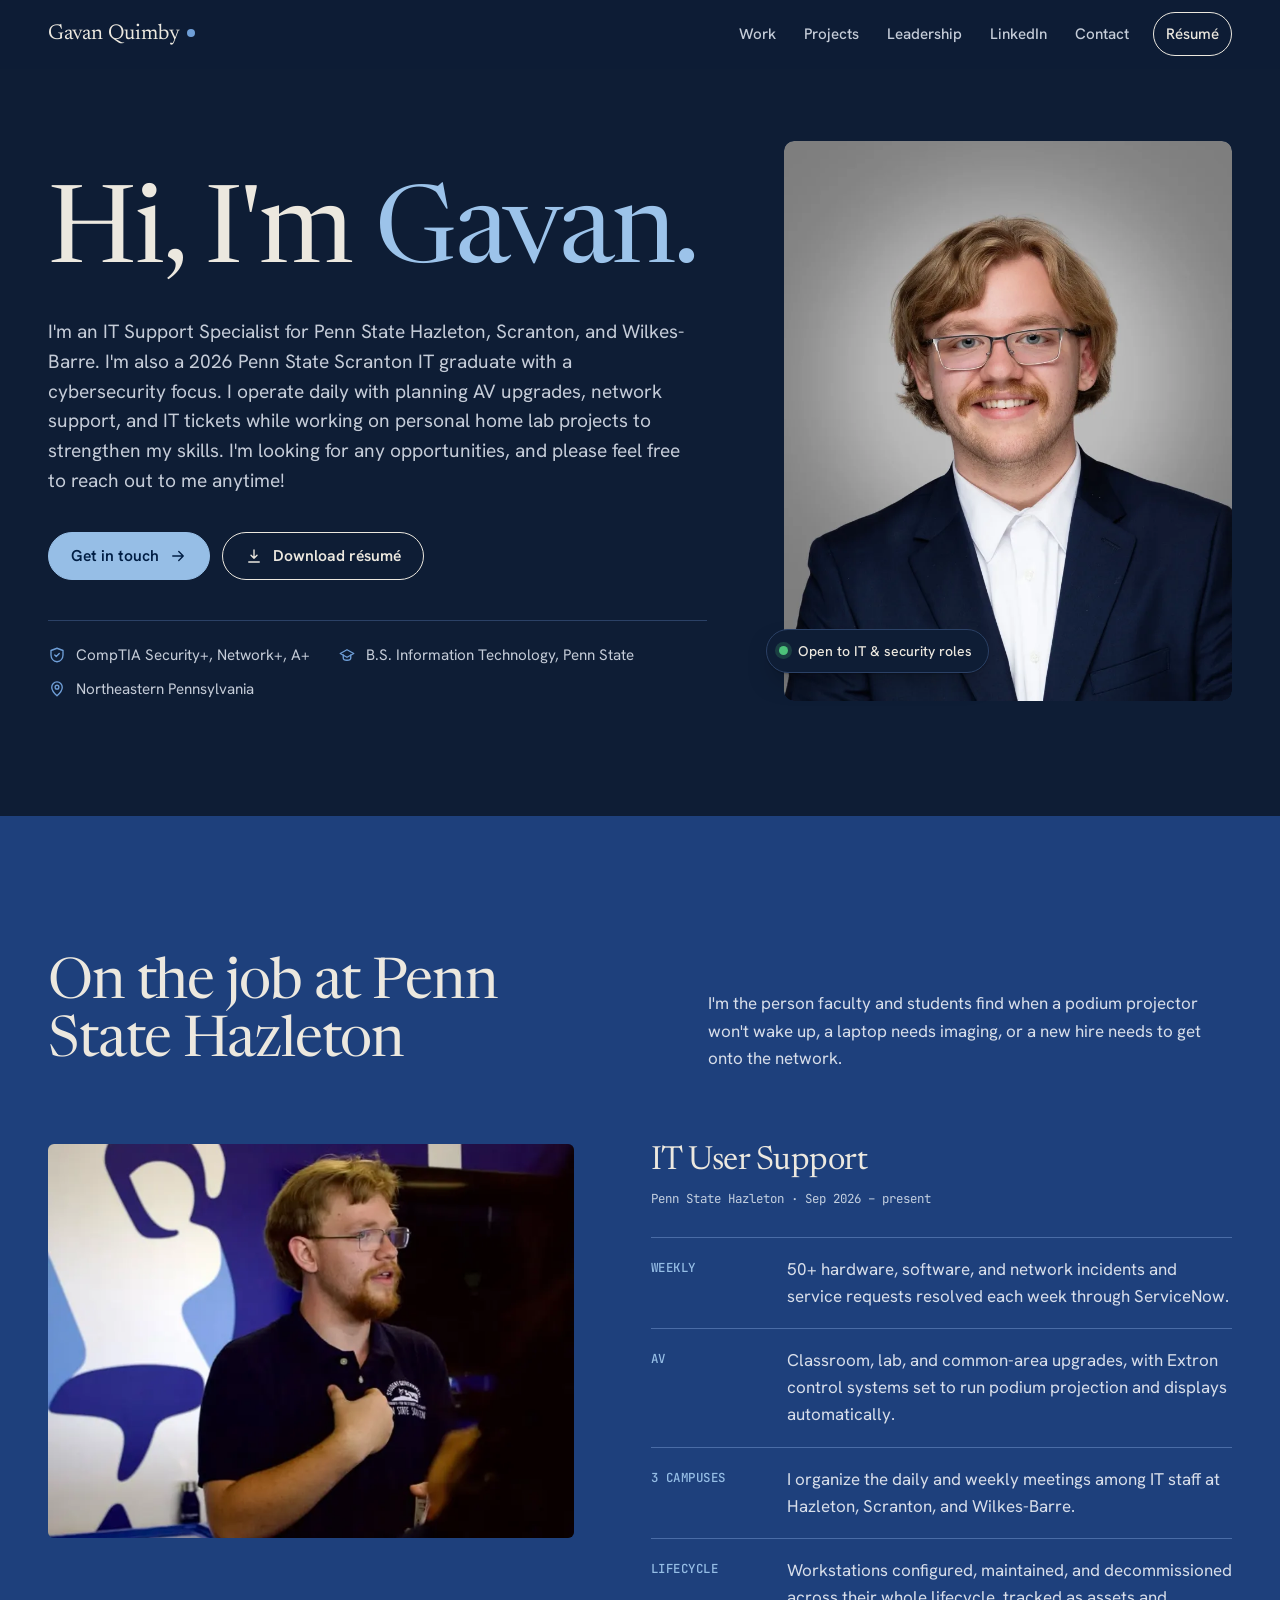
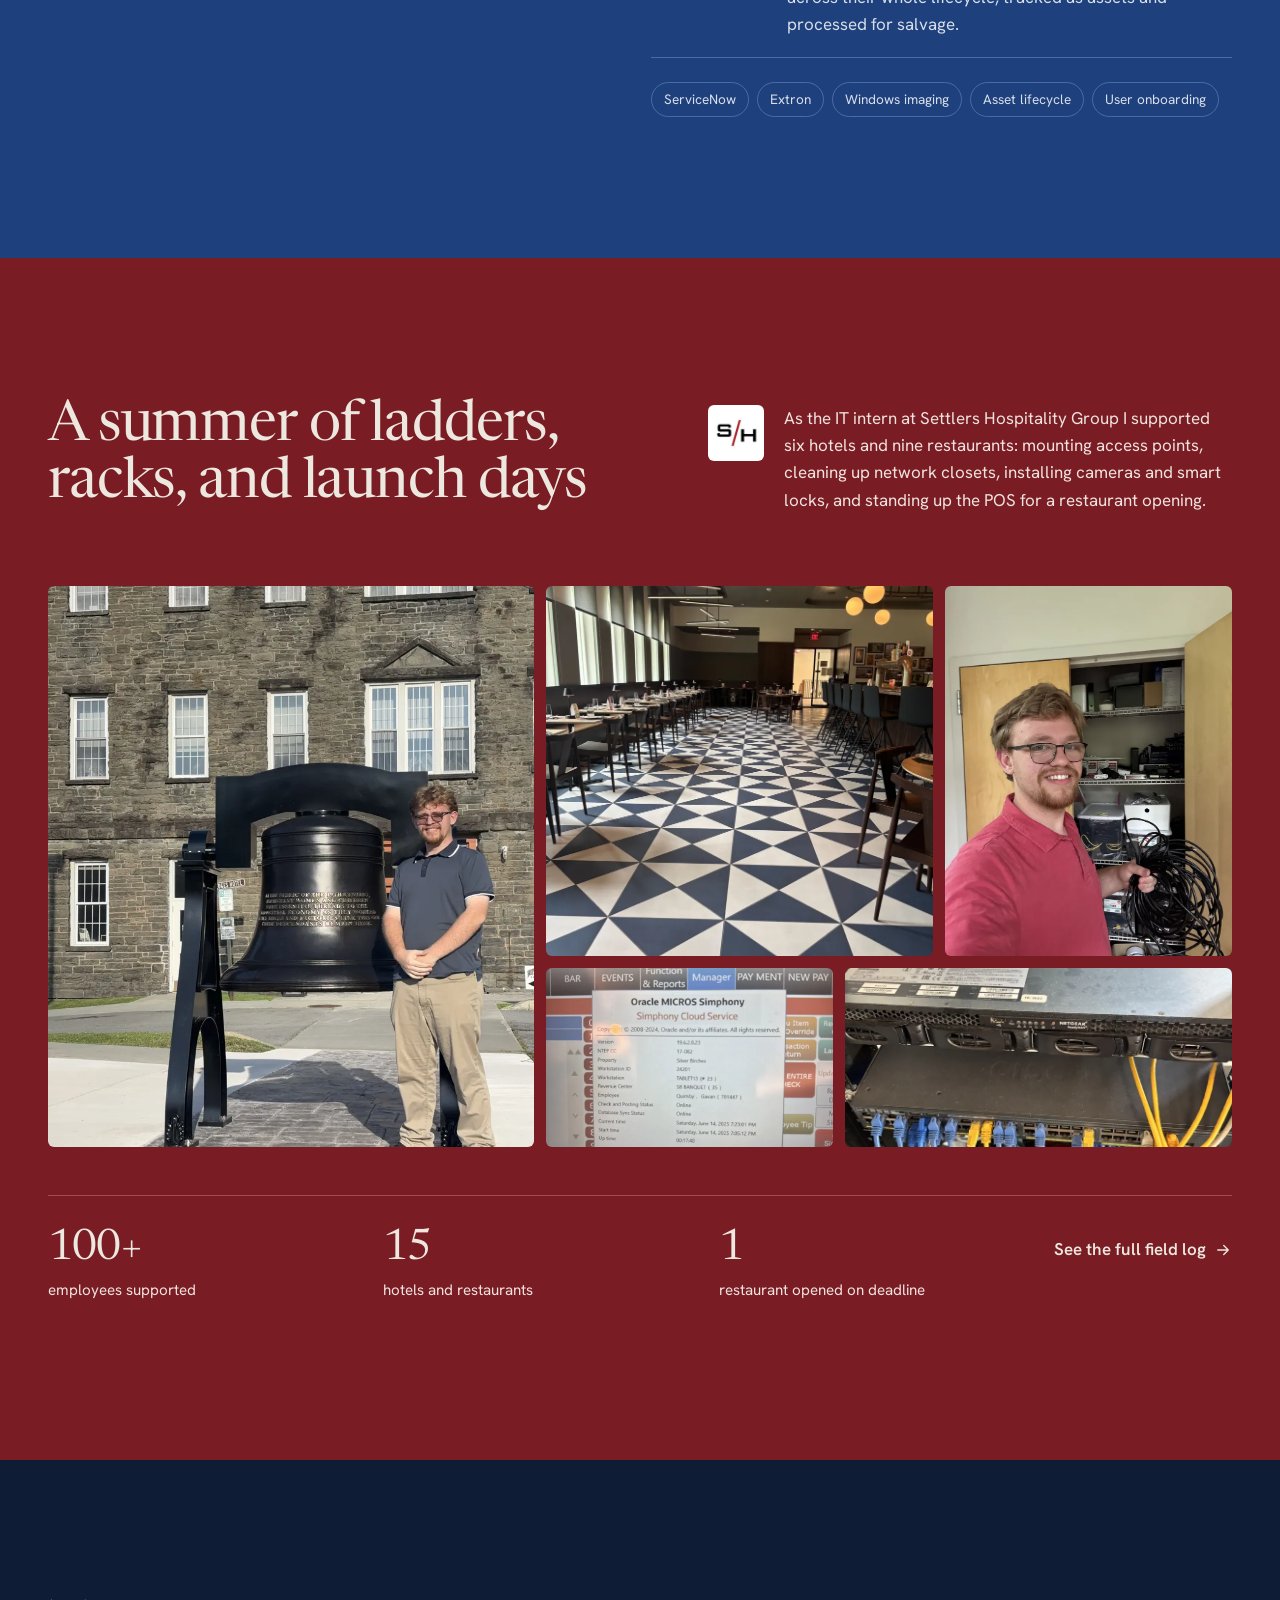
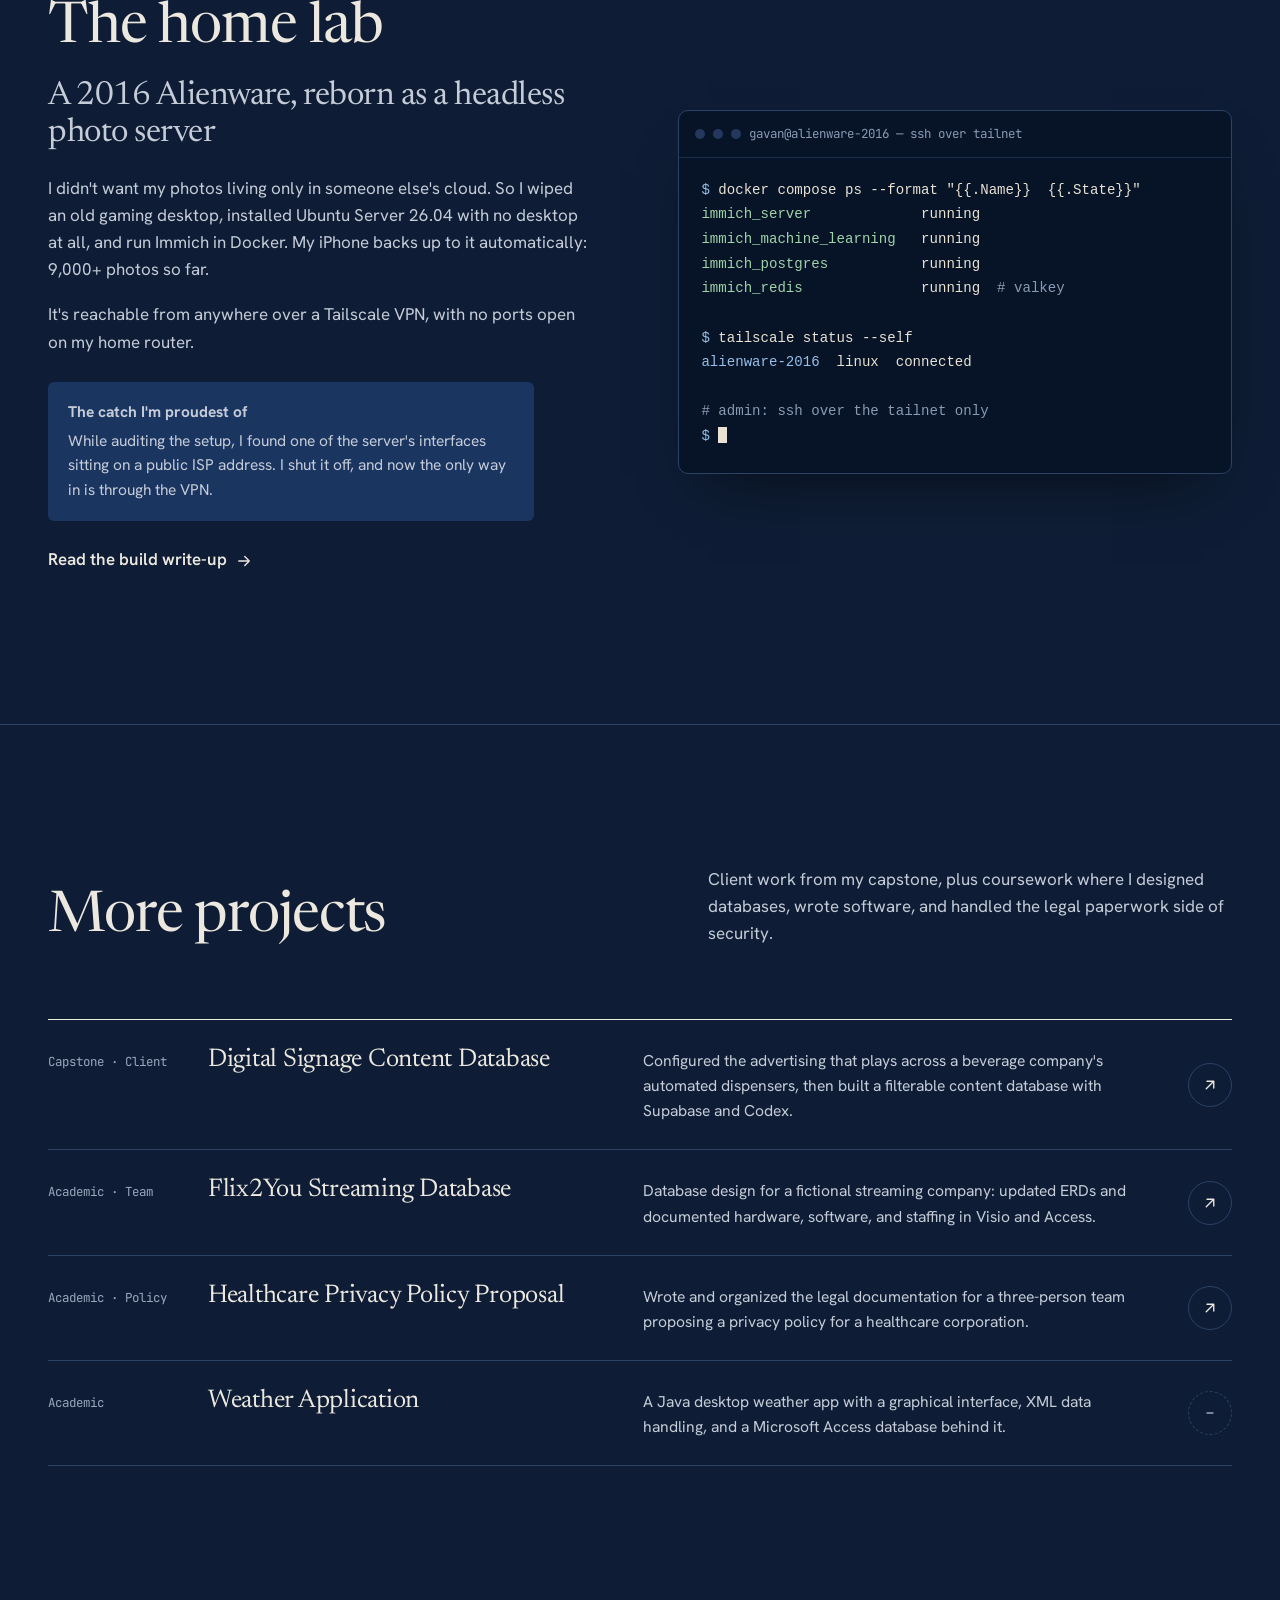
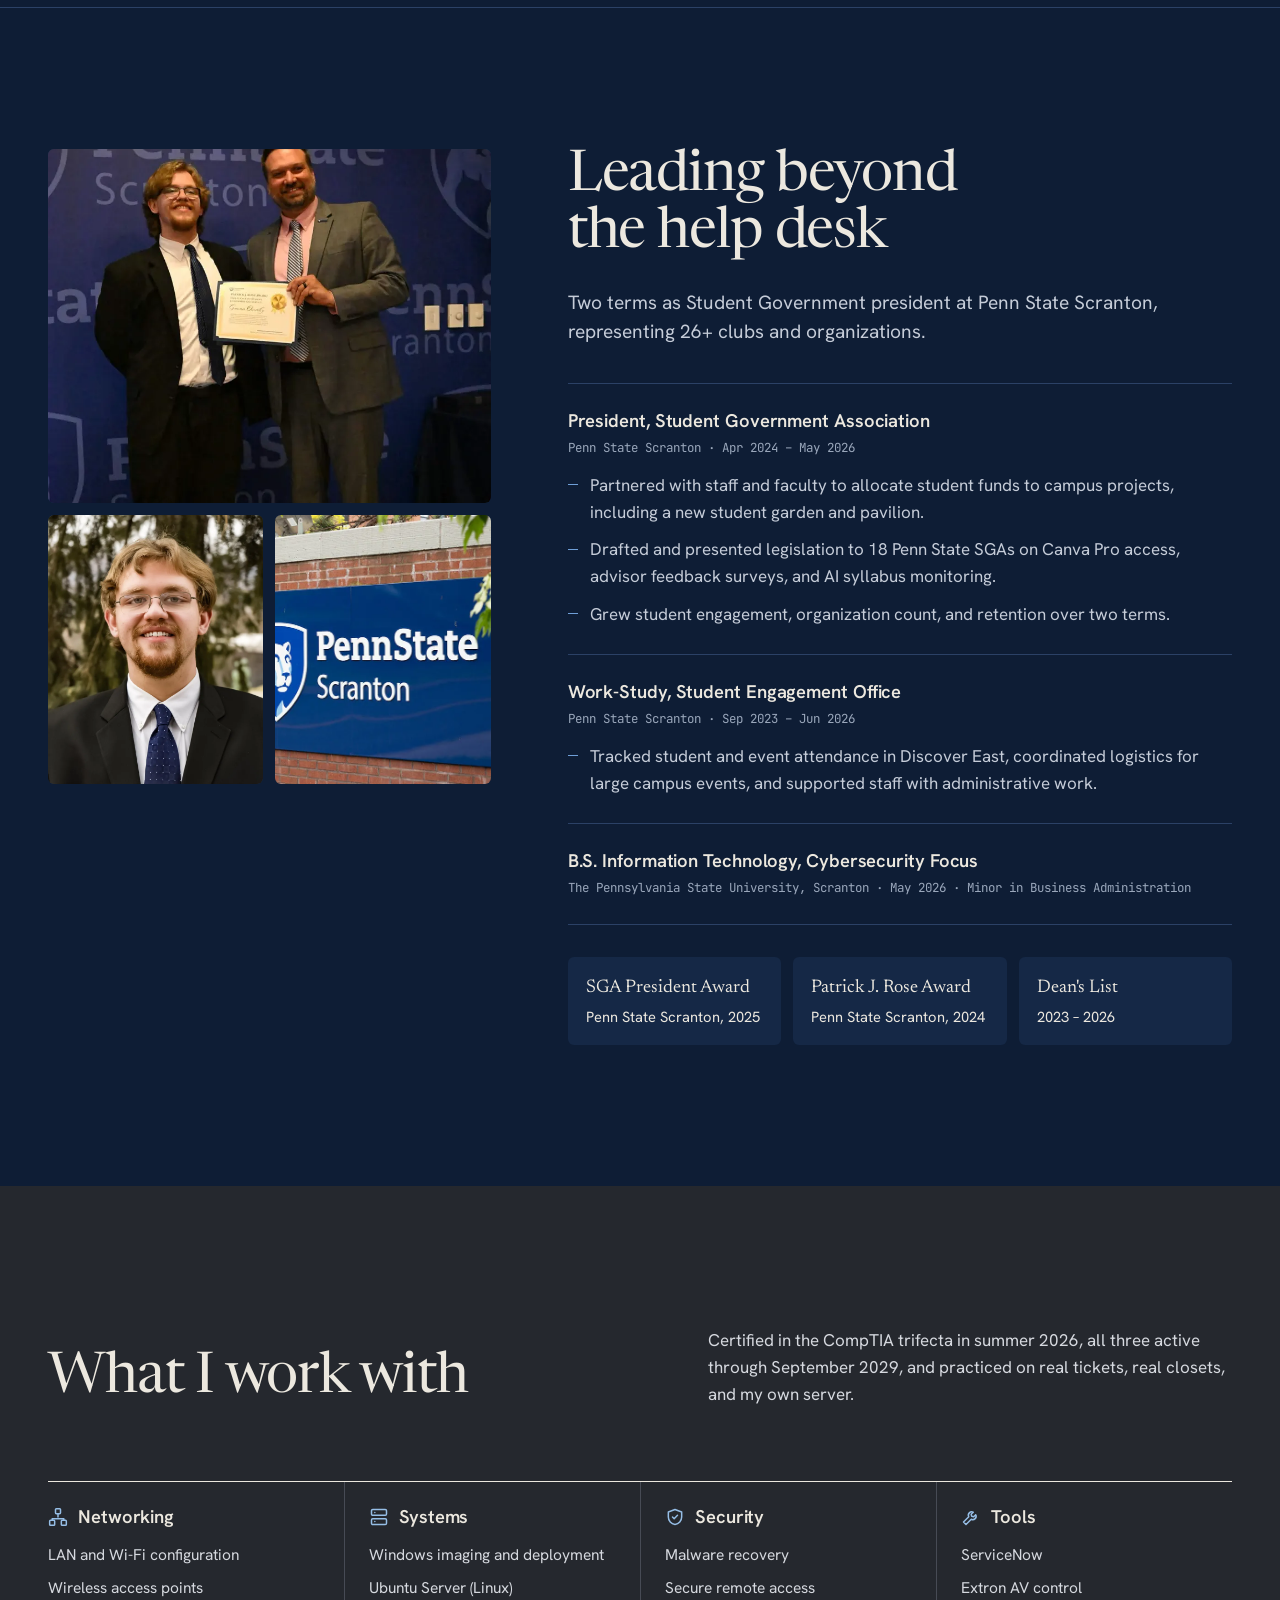
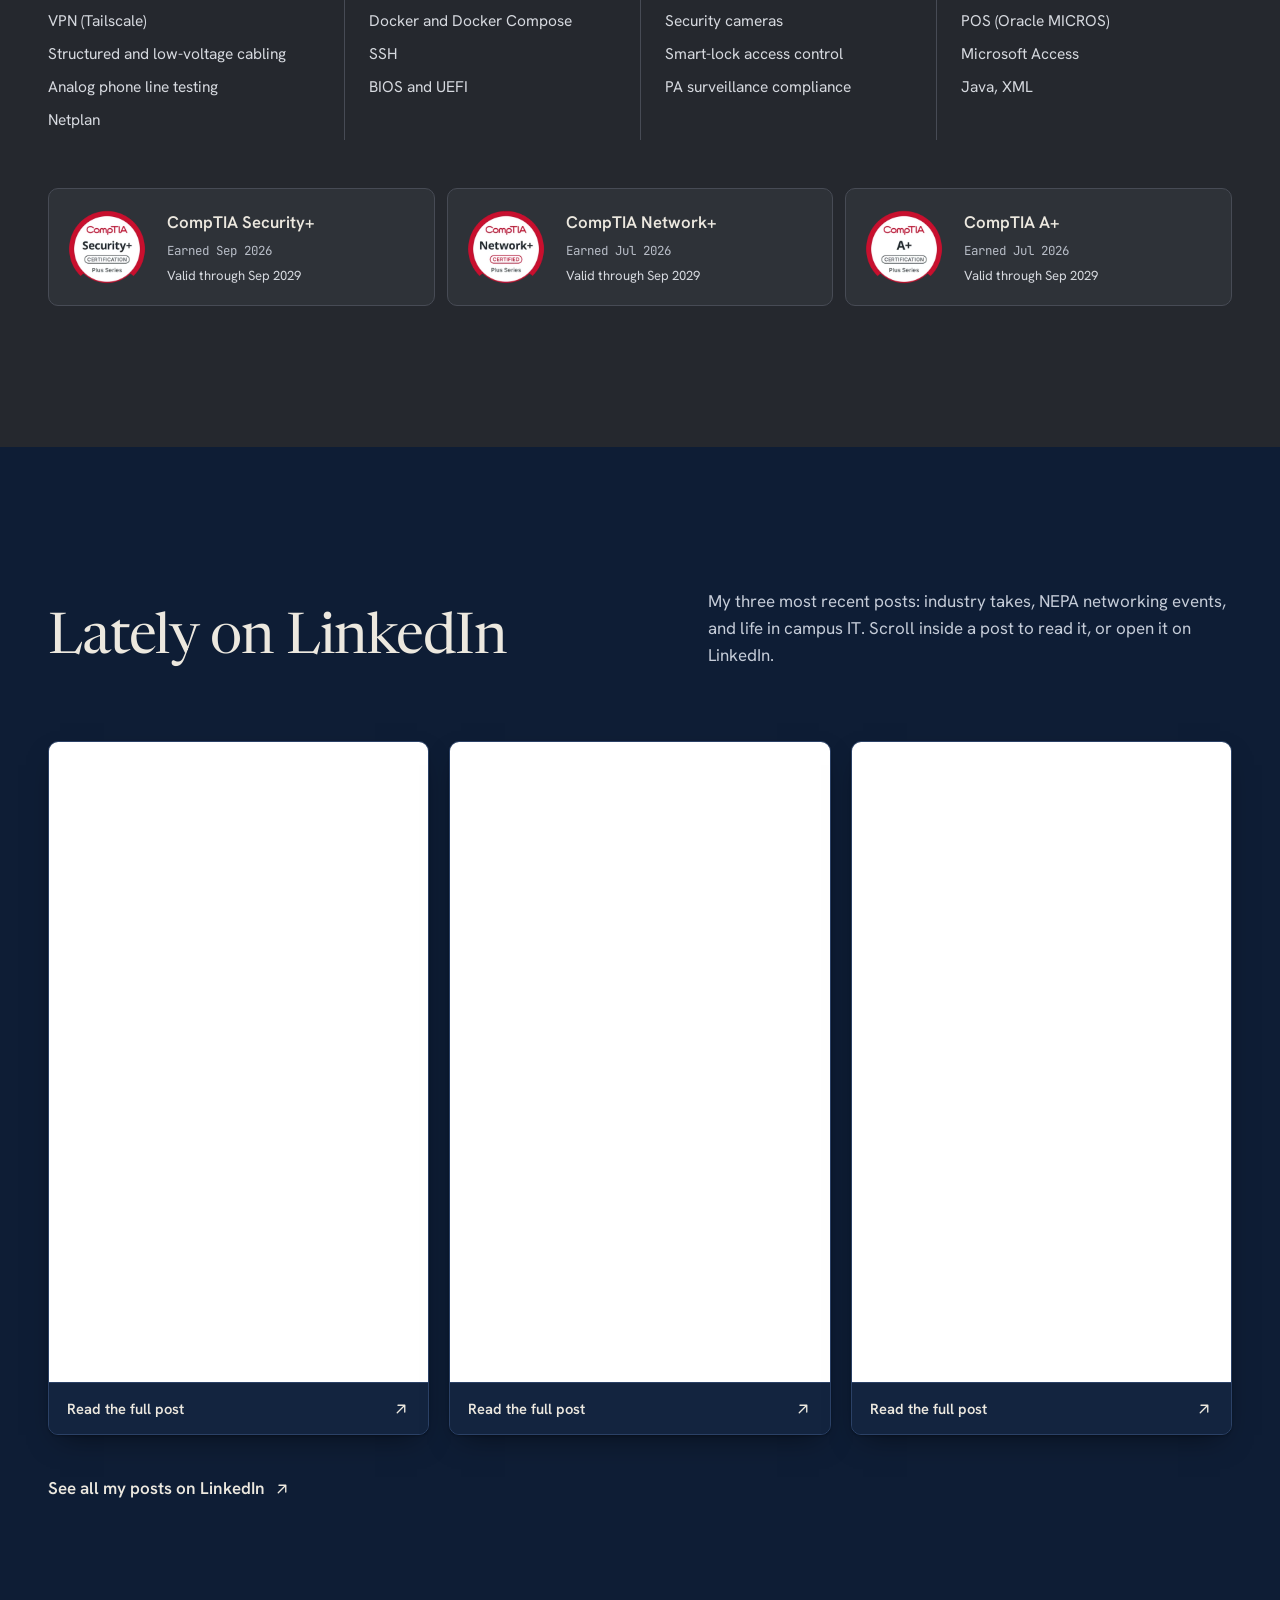
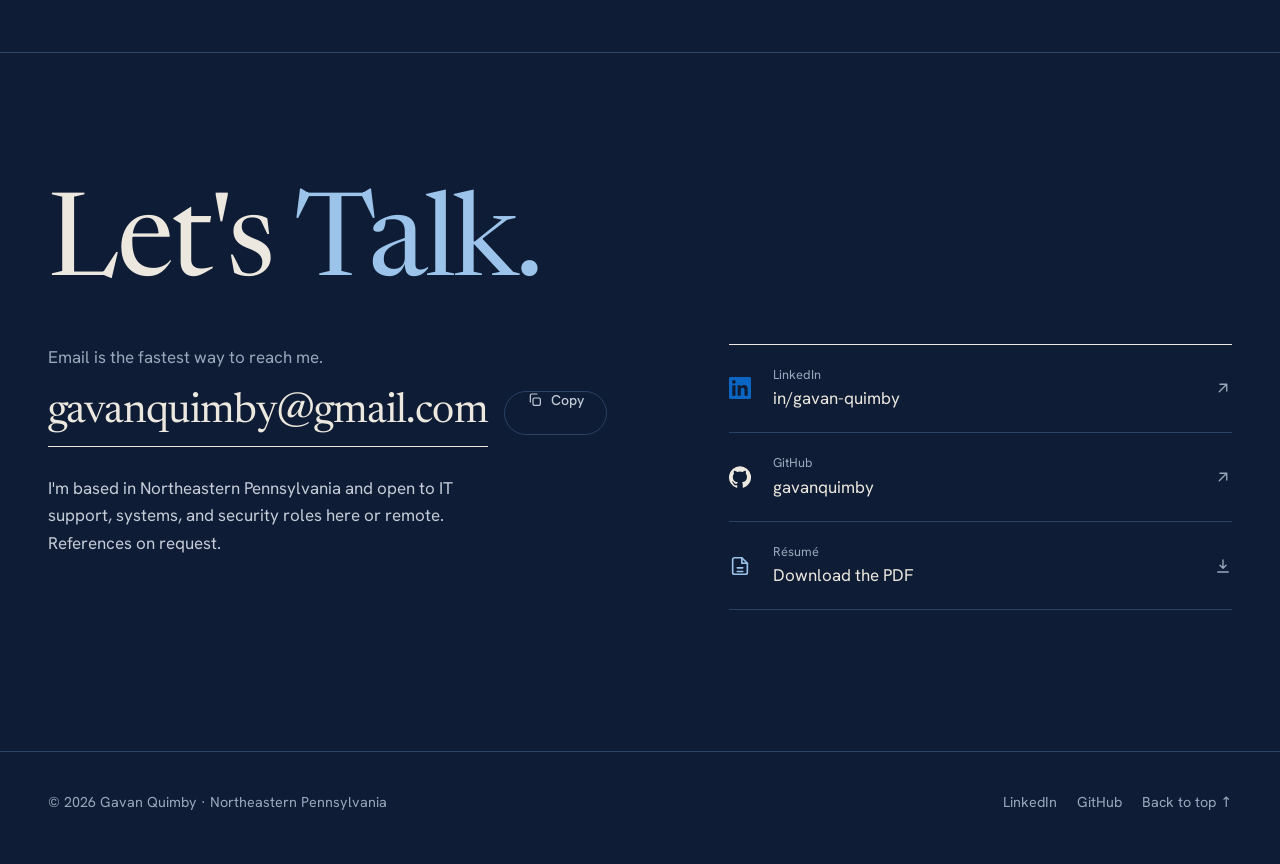
<file: about.html>
<!DOCTYPE html>
<html lang="en">
<head>
  <meta charset="UTF-8">
  <meta name="viewport" content="width=device-width, initial-scale=1.0">
  <title>Gavan Quimby</title>
  <meta name="robots" content="noindex">
  <link rel="canonical" href="https://gavanquimby.github.io/index.html#leadership">
  <meta http-equiv="refresh" content="0; url=index.html#leadership">
  <script>location.replace("index.html#leadership");</script>
</head>
<body>
  <p>This page has moved. <a href="index.html#leadership">Continue to Gavan Quimby's portfolio</a>.</p>
</body>
</html>
</file>
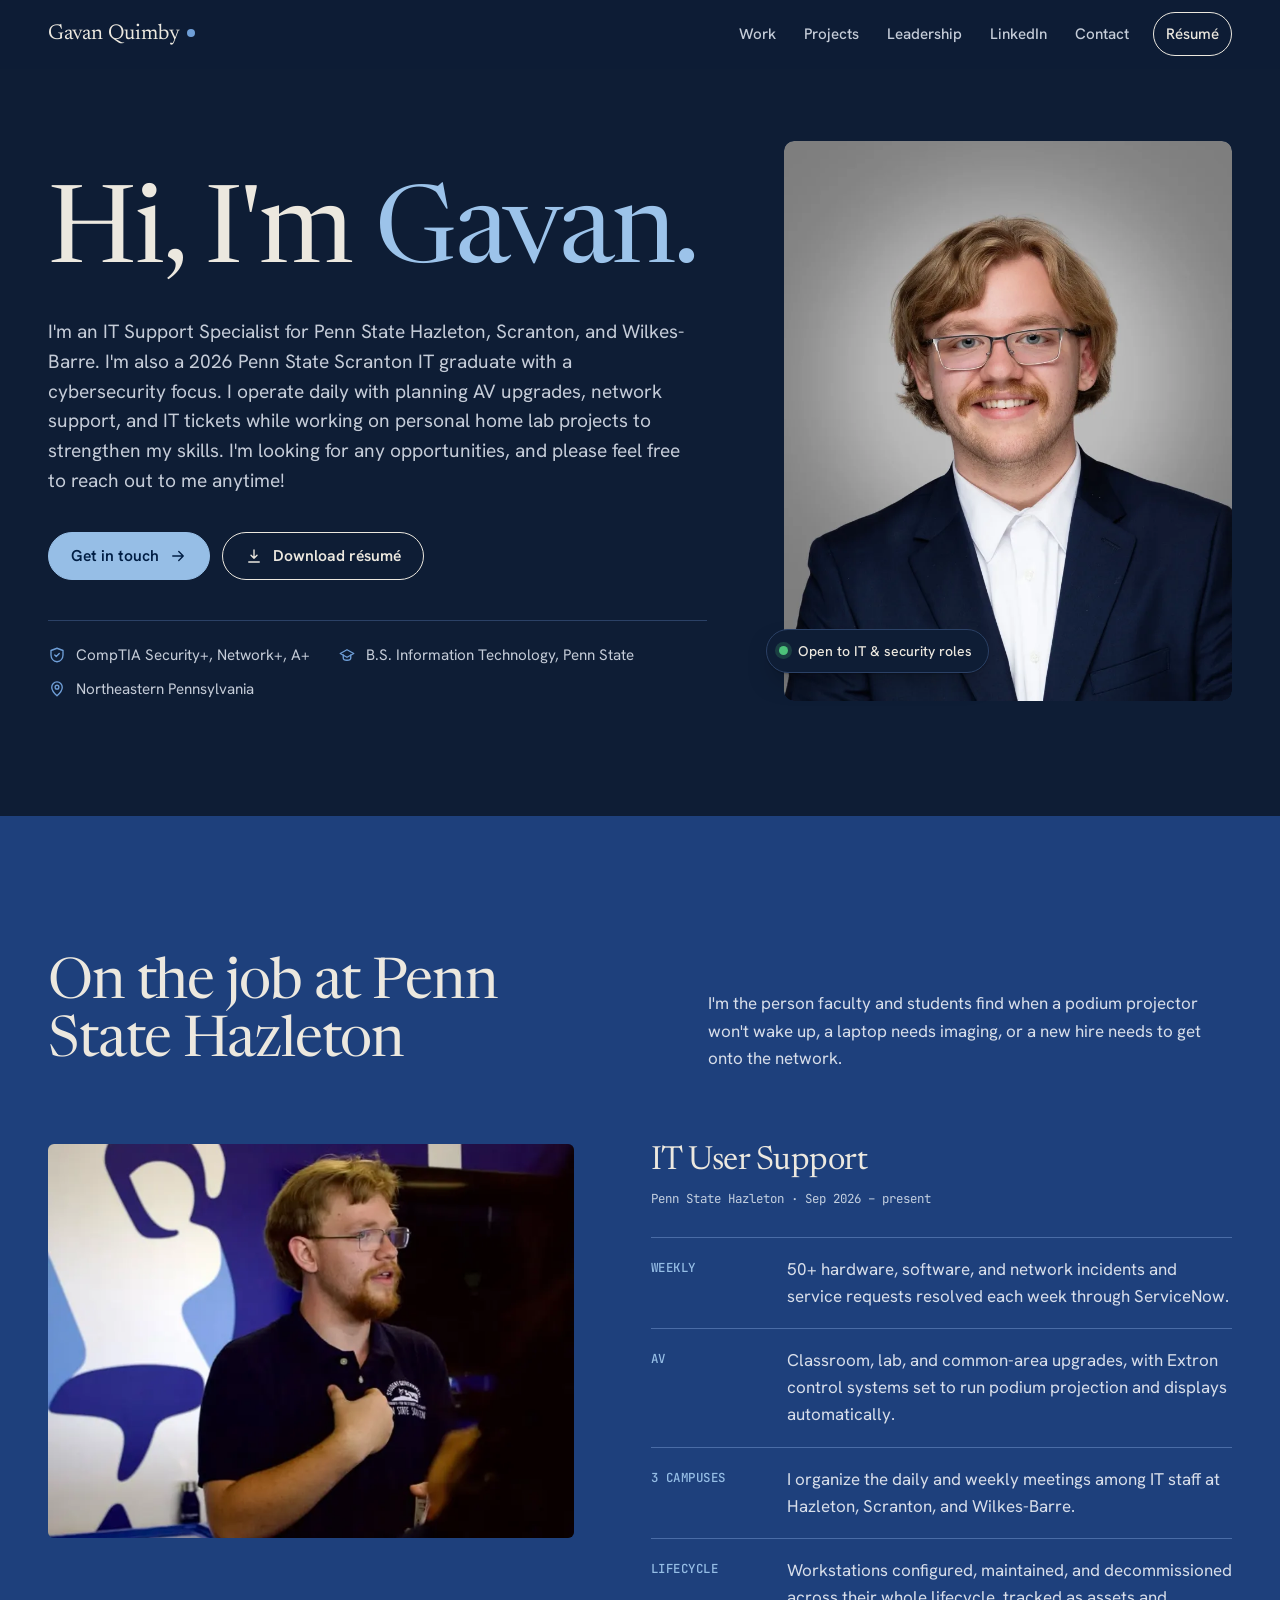
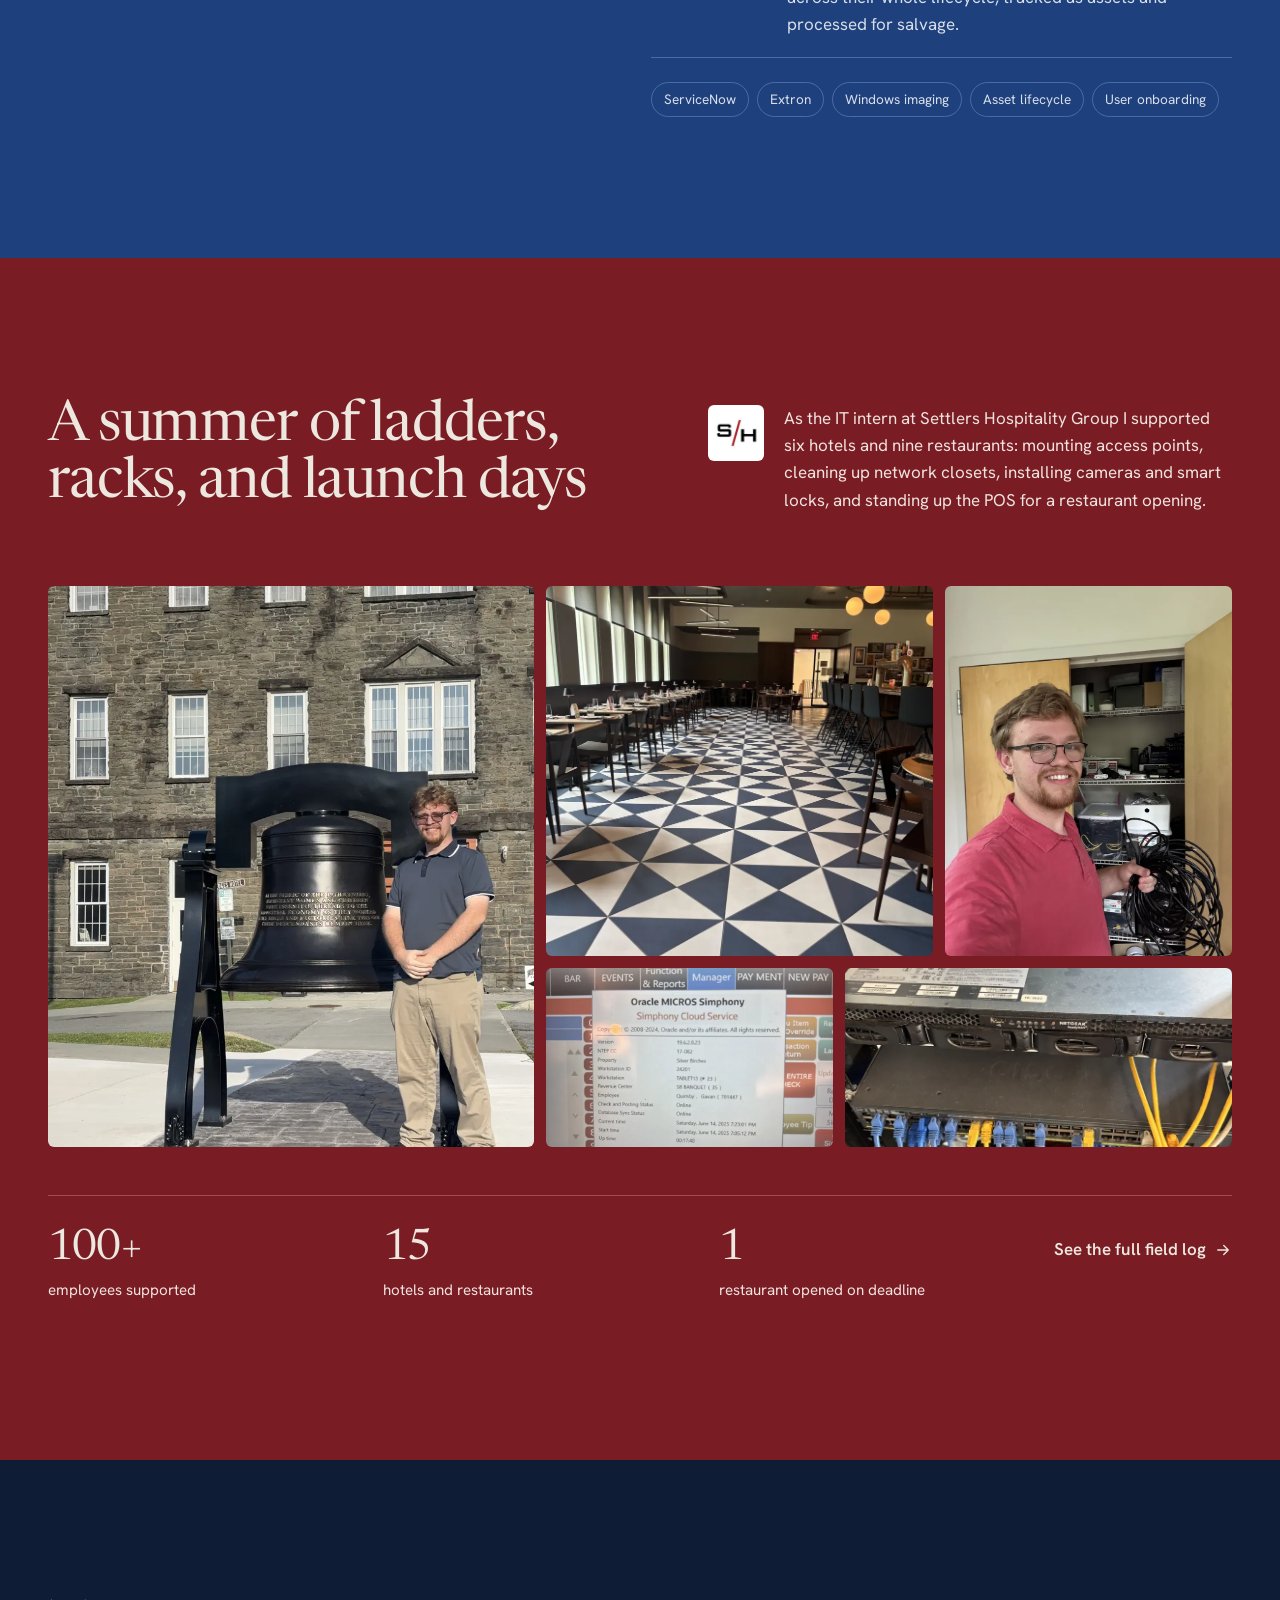
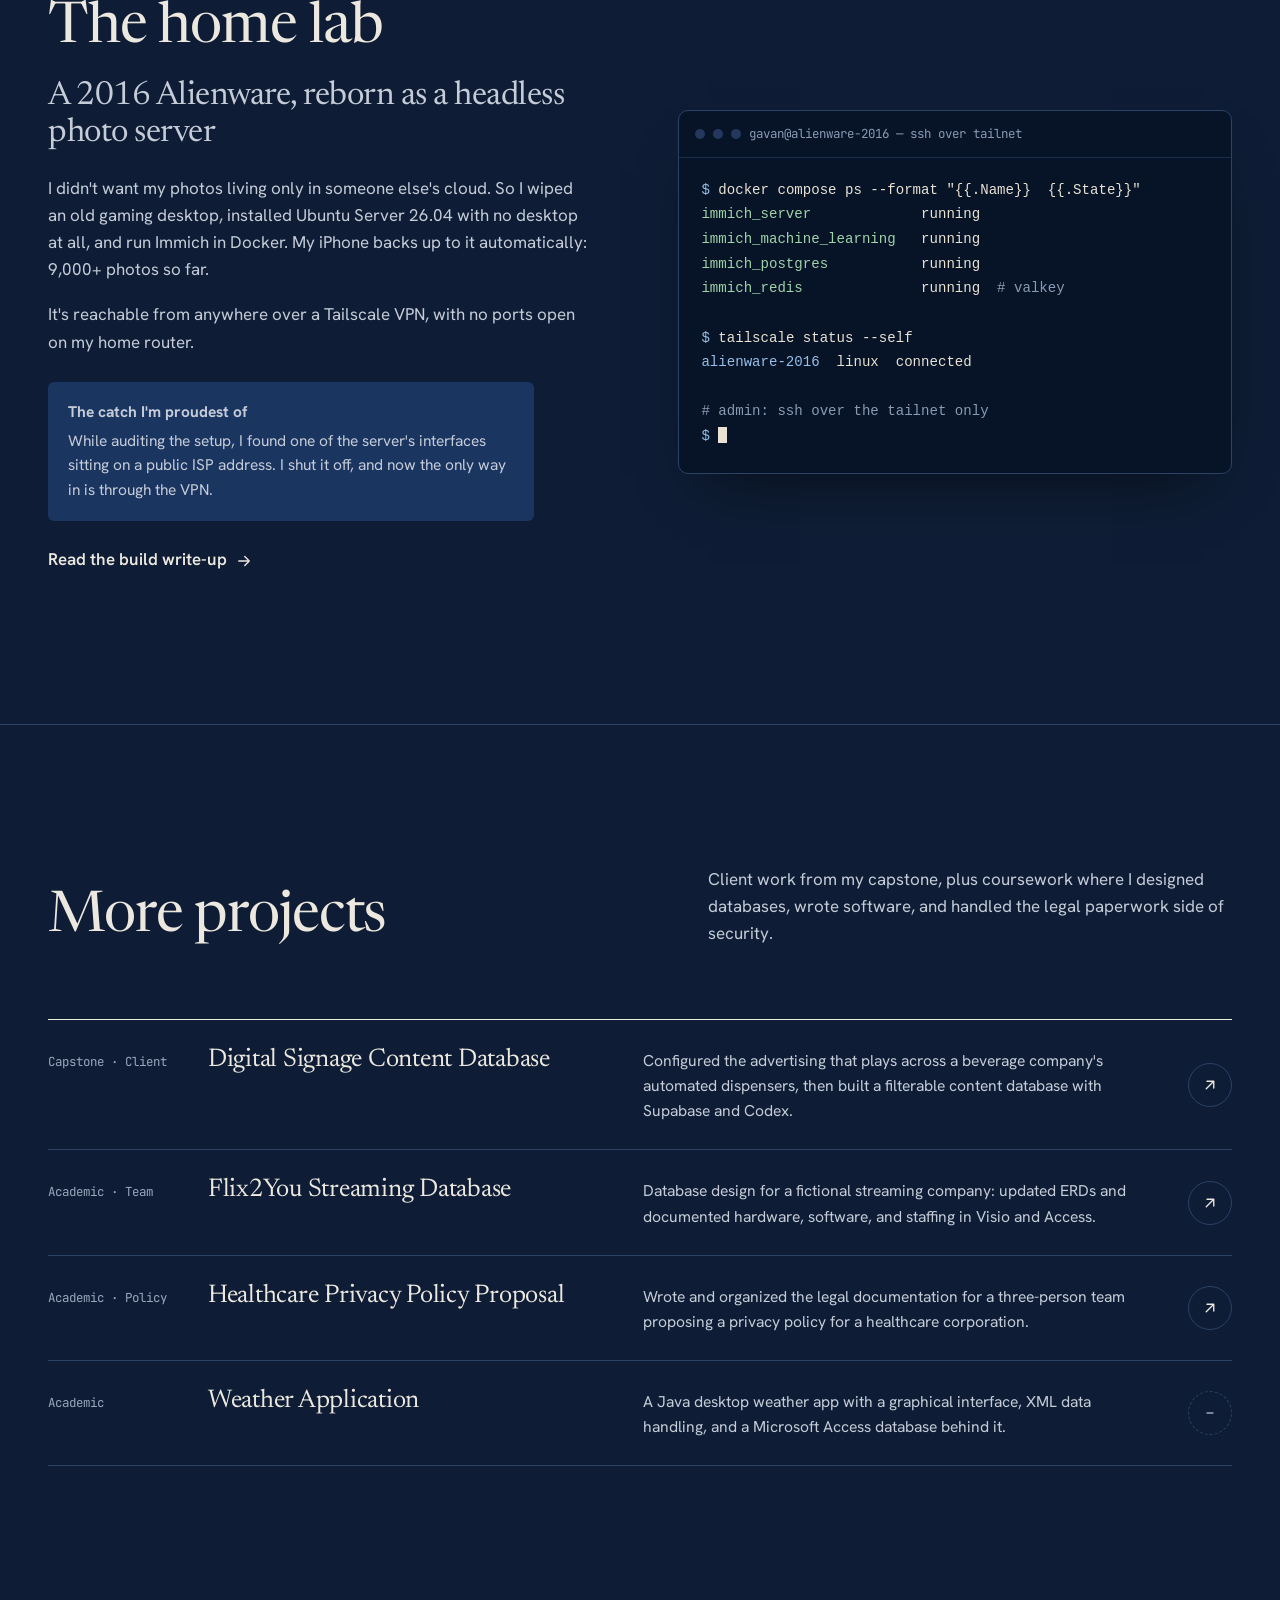
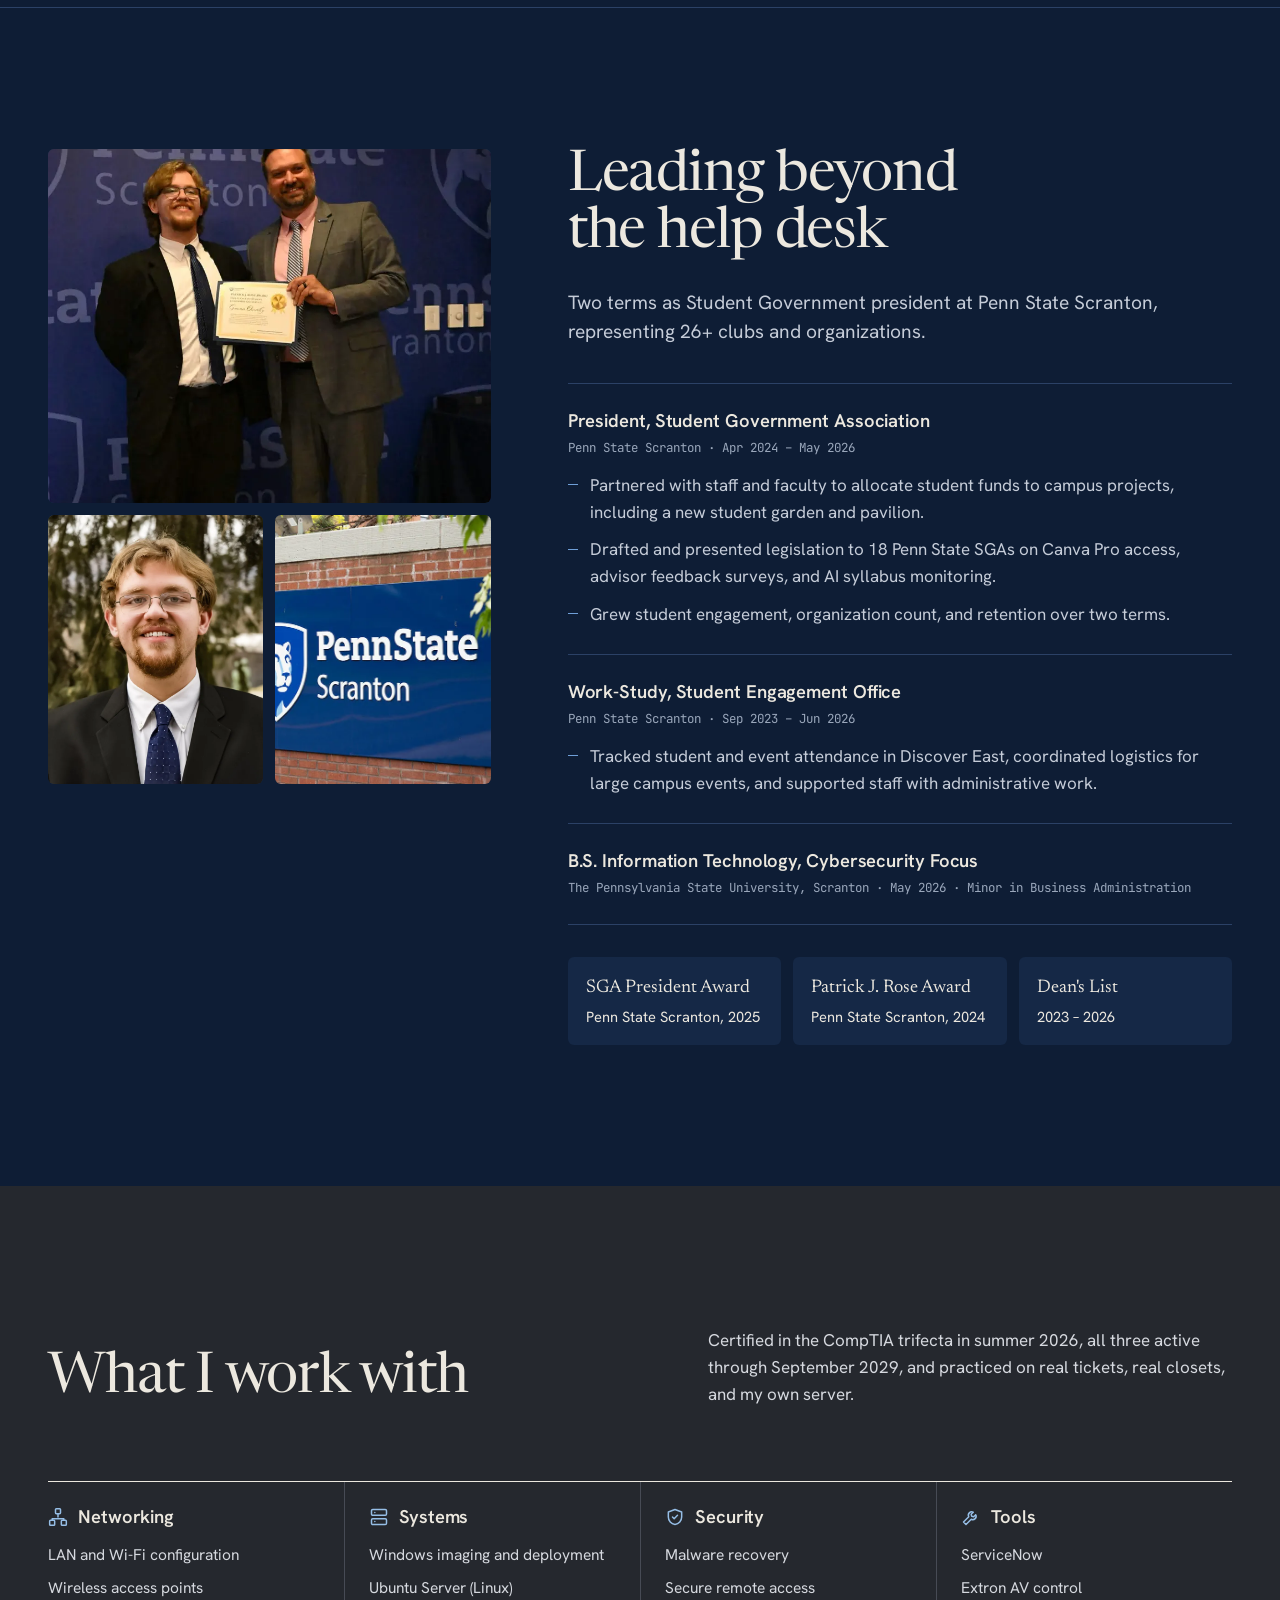
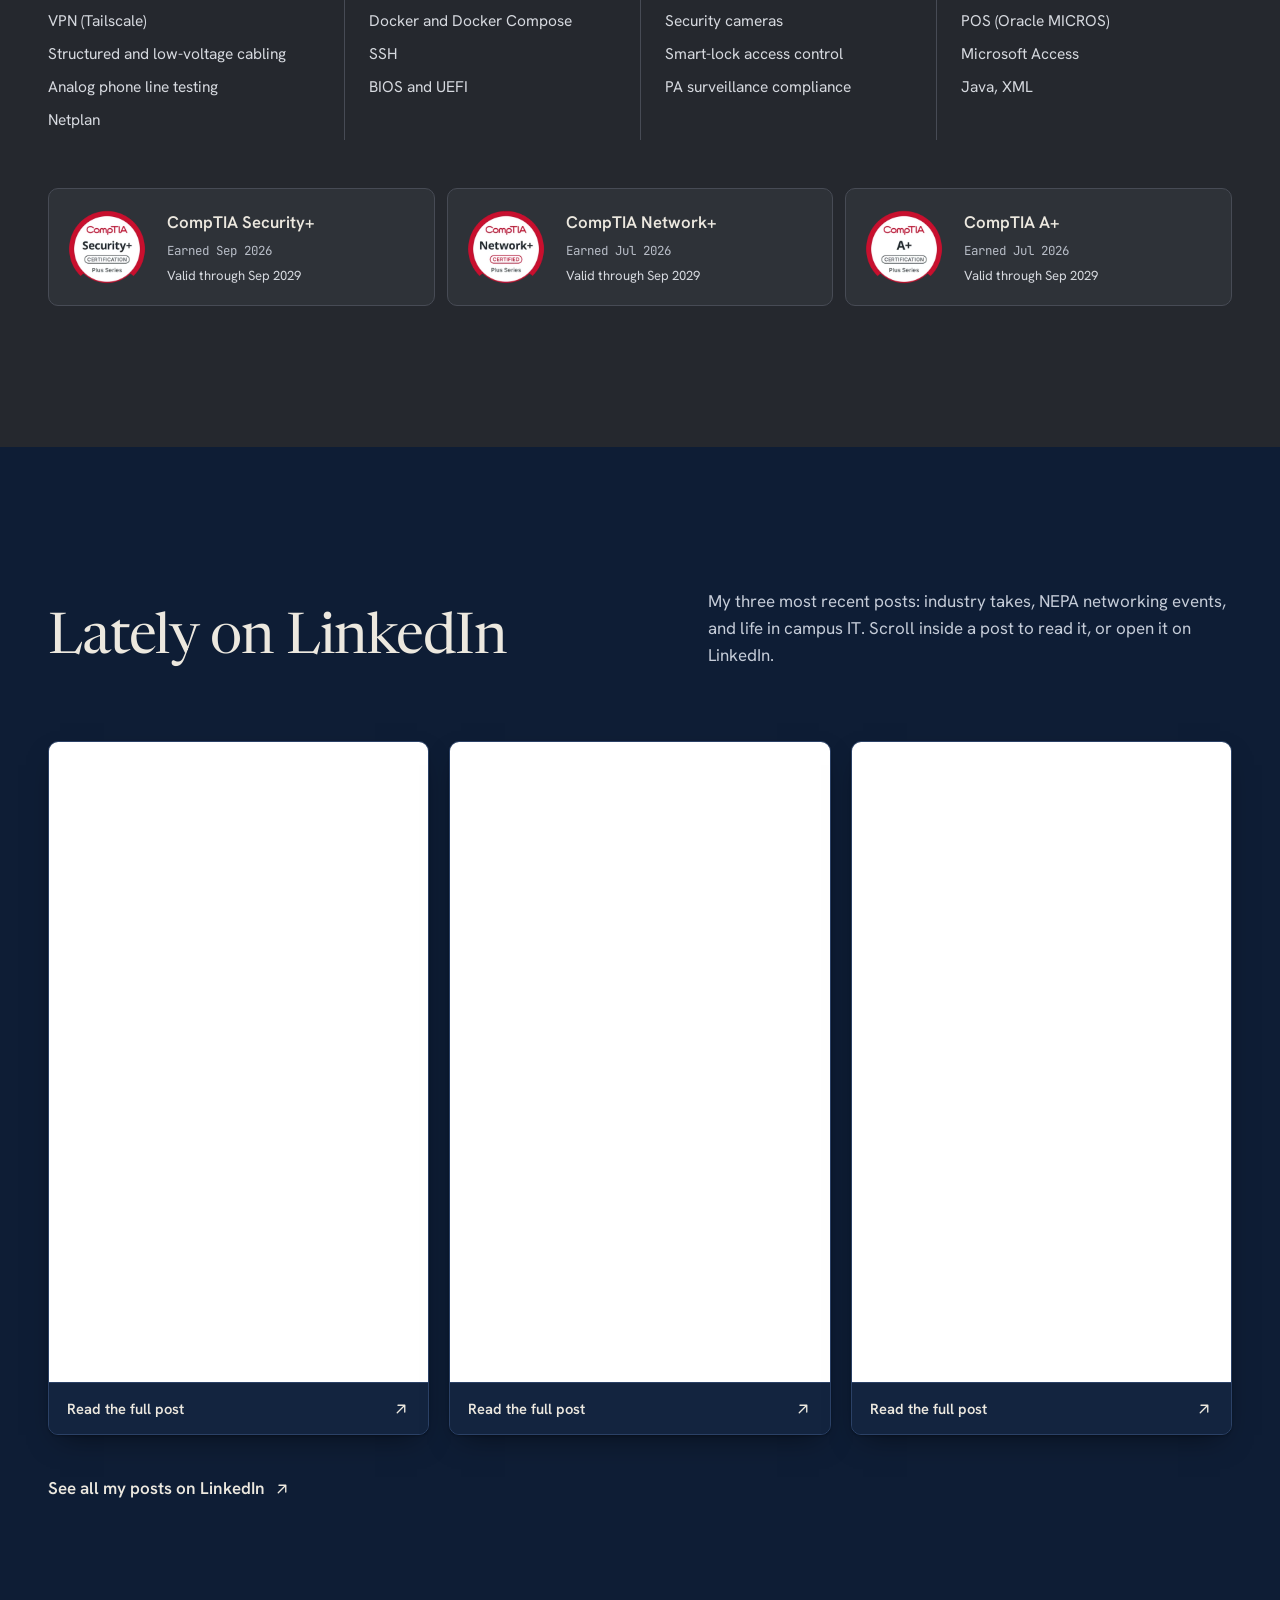
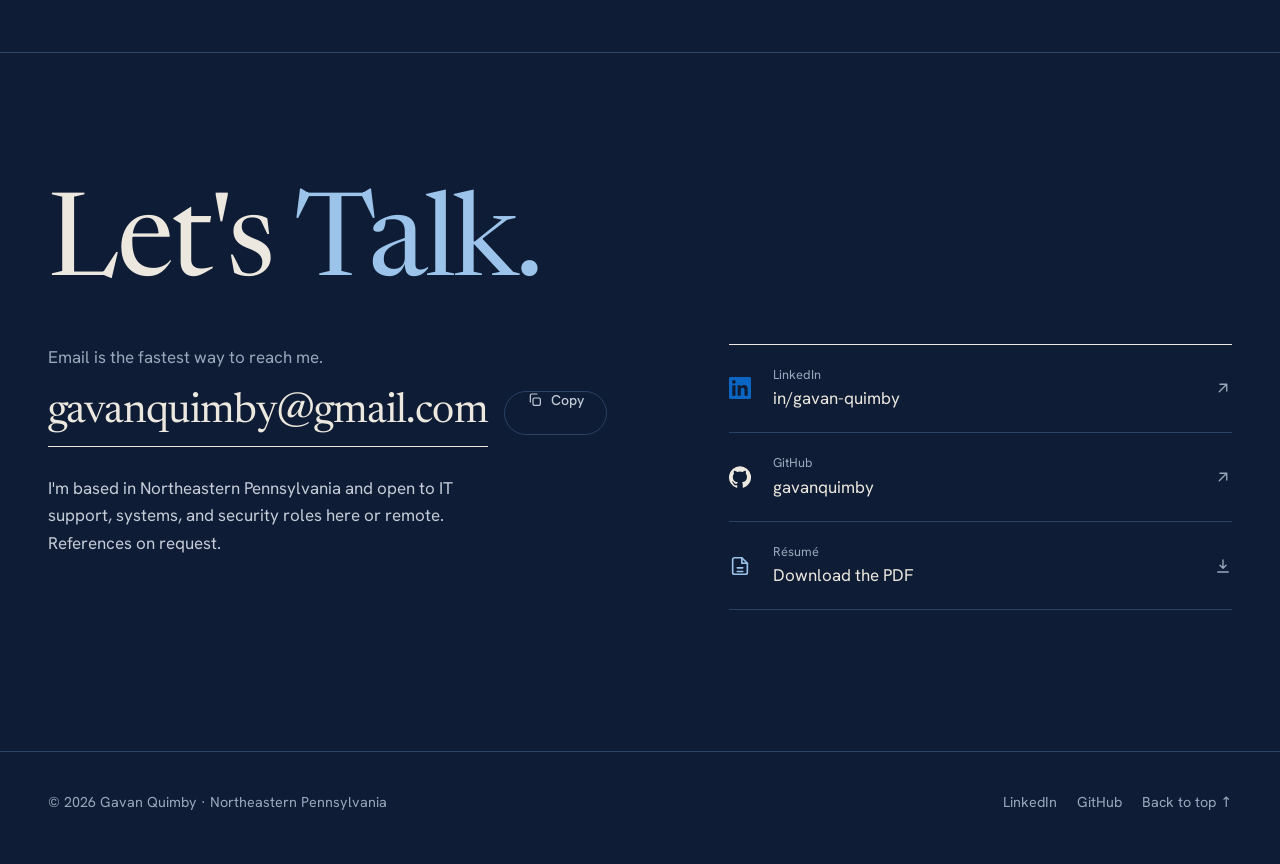
<file: contact.html>
<!DOCTYPE html>
<html lang="en">
<head>
  <meta charset="UTF-8">
  <meta name="viewport" content="width=device-width, initial-scale=1.0">
  <title>Gavan Quimby</title>
  <meta name="robots" content="noindex">
  <link rel="canonical" href="https://gavanquimby.github.io/index.html#contact">
  <meta http-equiv="refresh" content="0; url=index.html#contact">
  <script>location.replace("index.html#contact");</script>
</head>
<body>
  <p>This page has moved. <a href="index.html#contact">Continue to Gavan Quimby's portfolio</a>.</p>
</body>
</html>
</file>
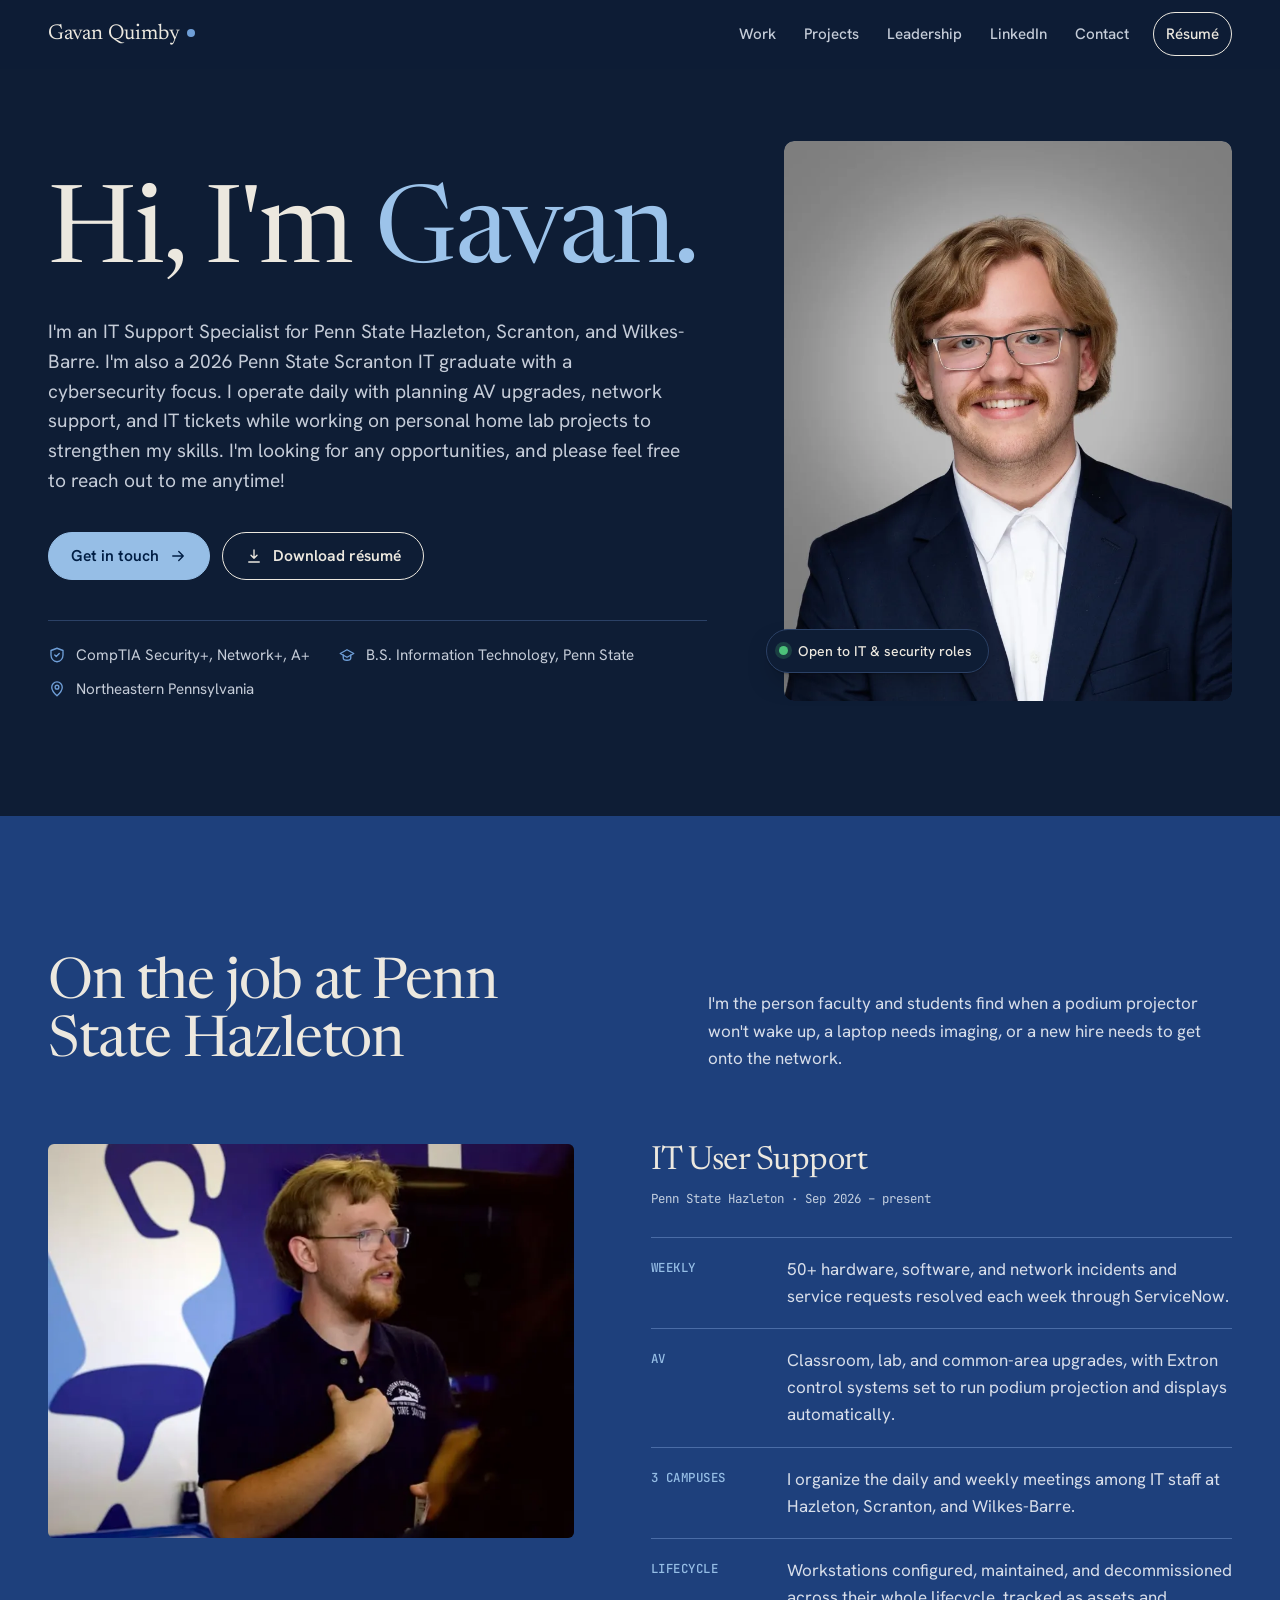
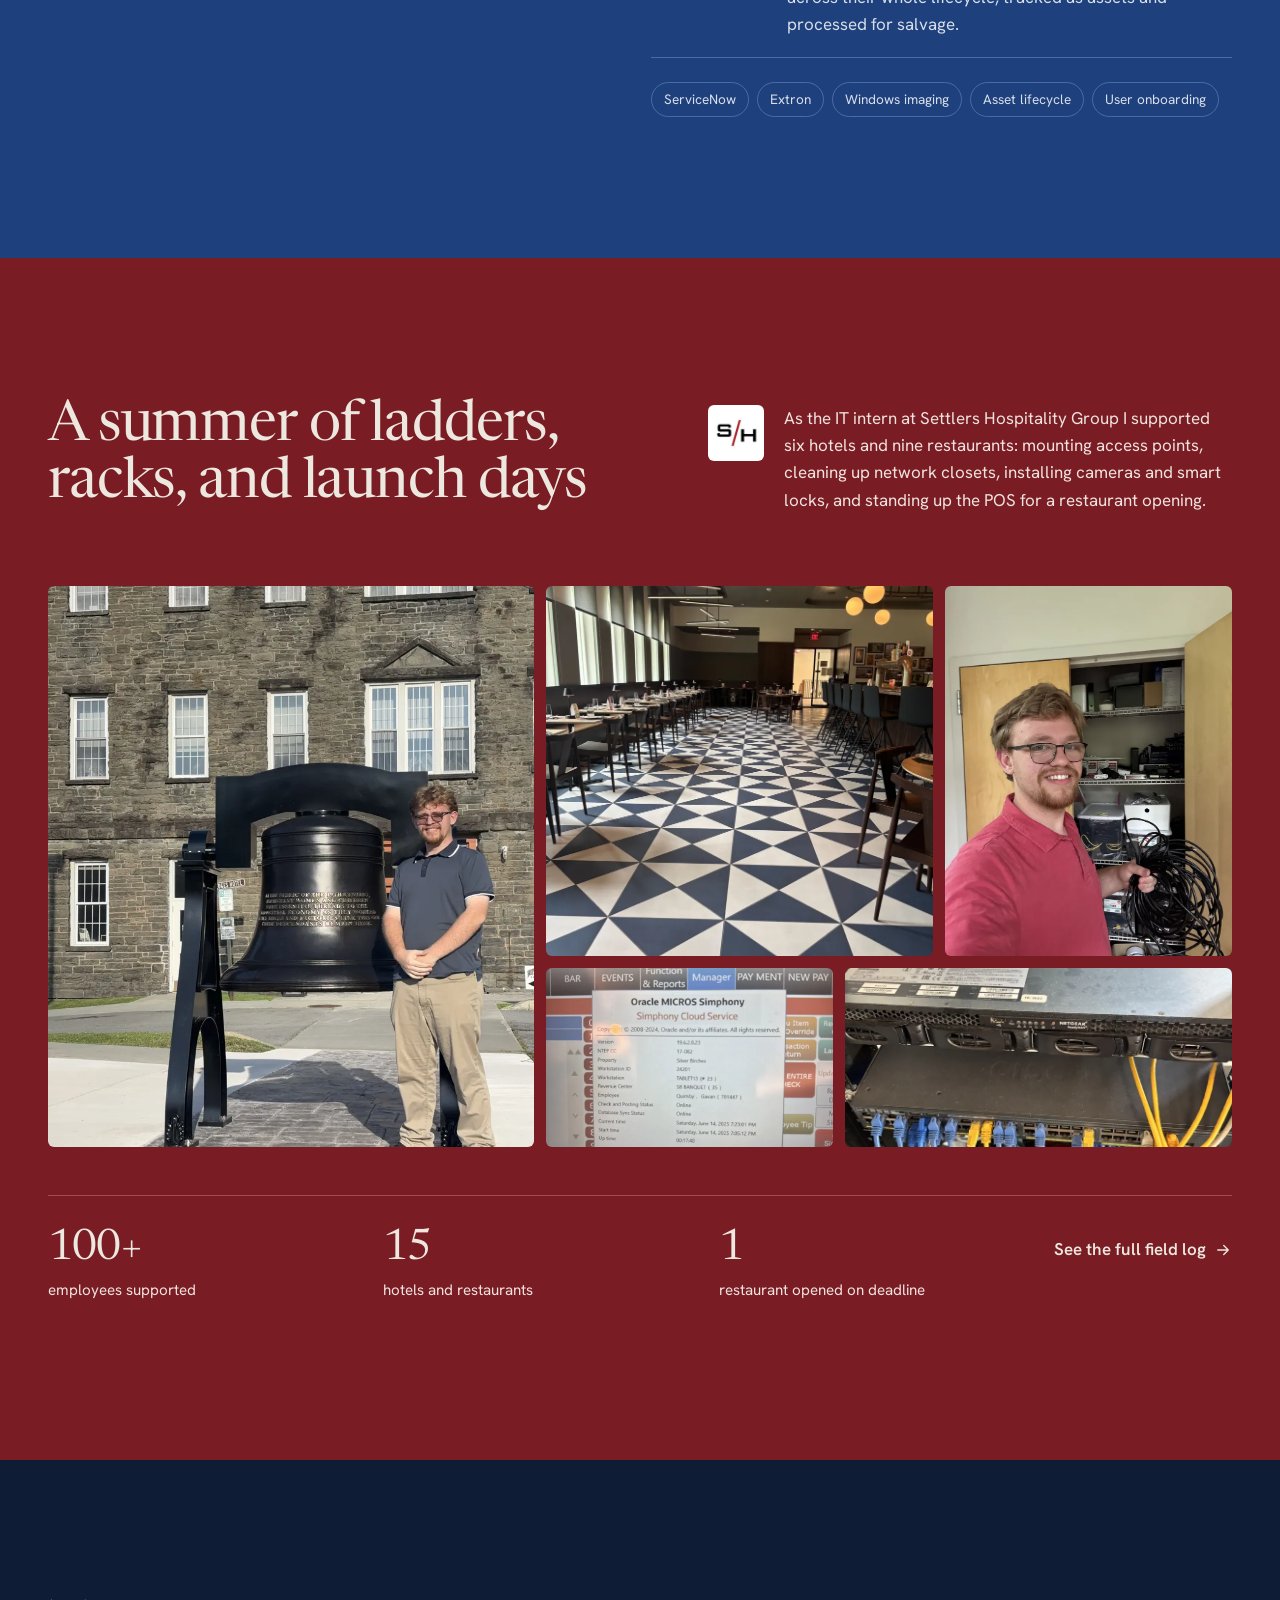
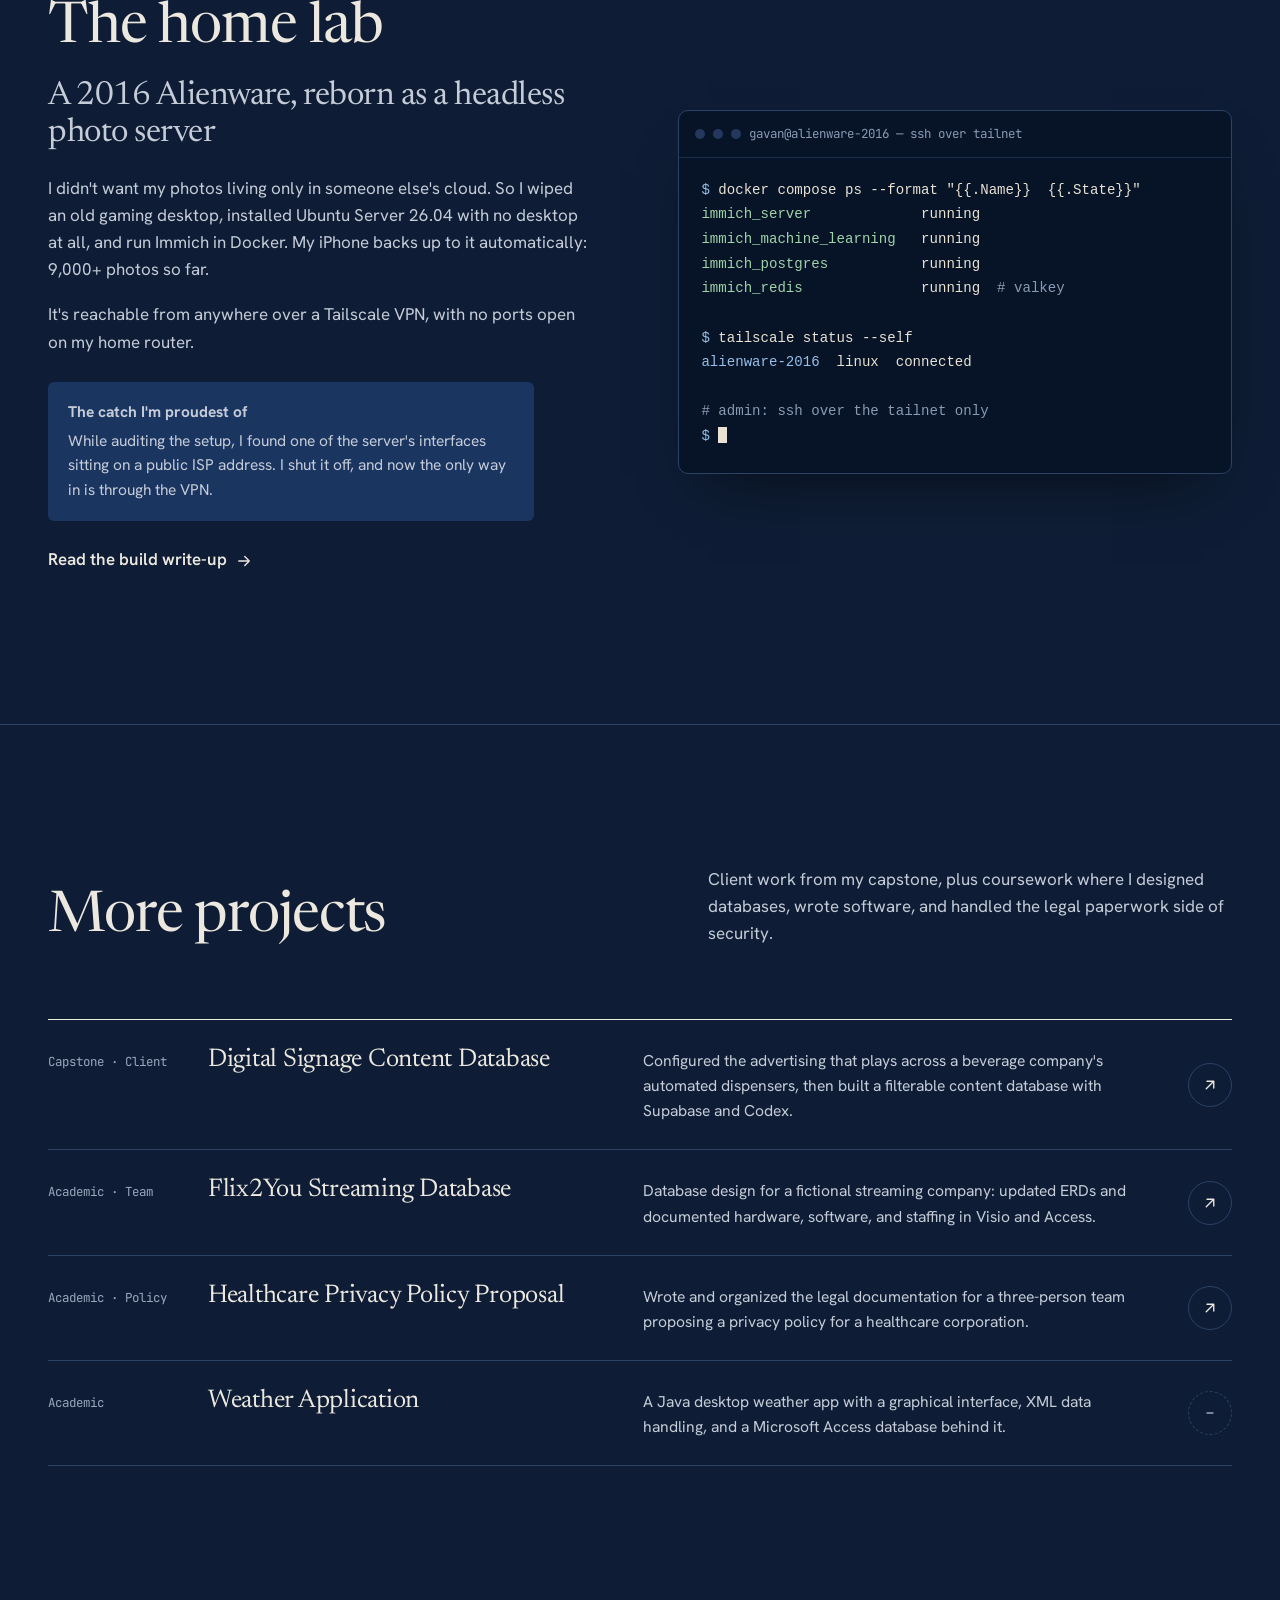
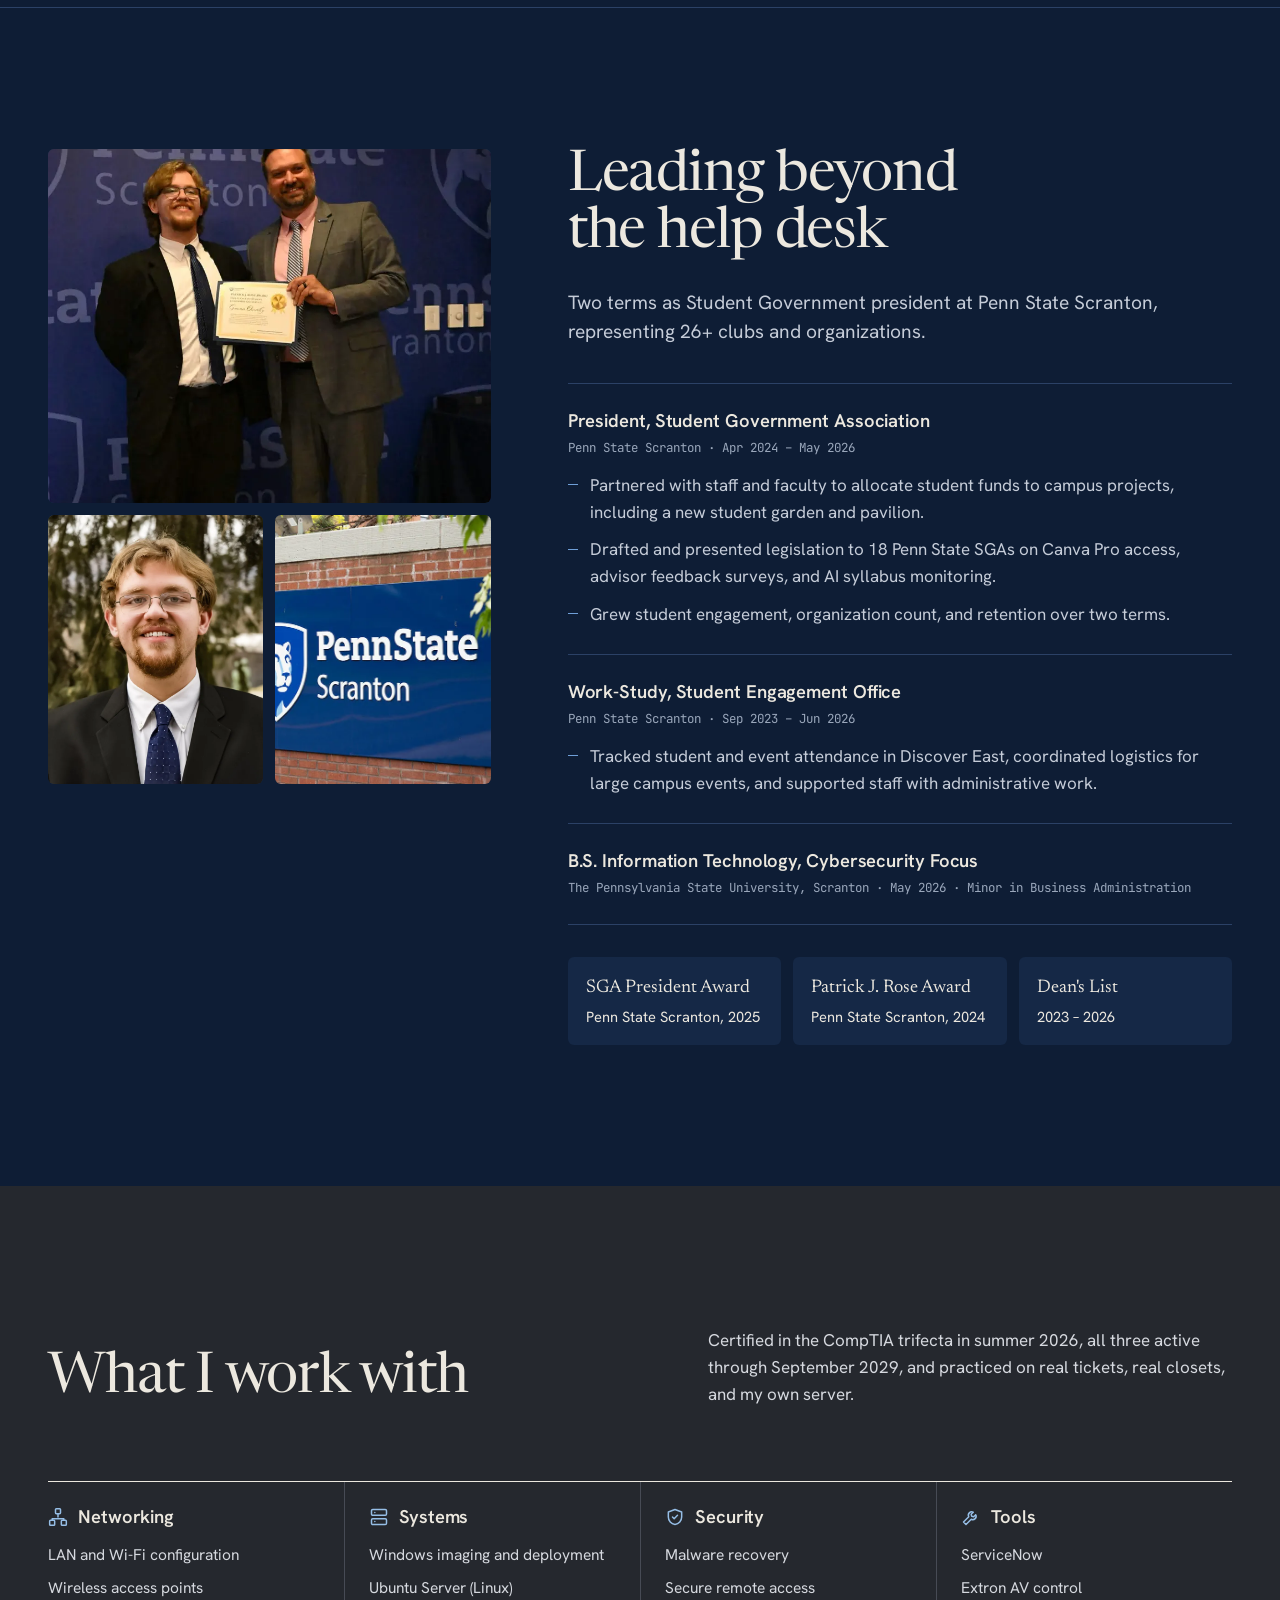
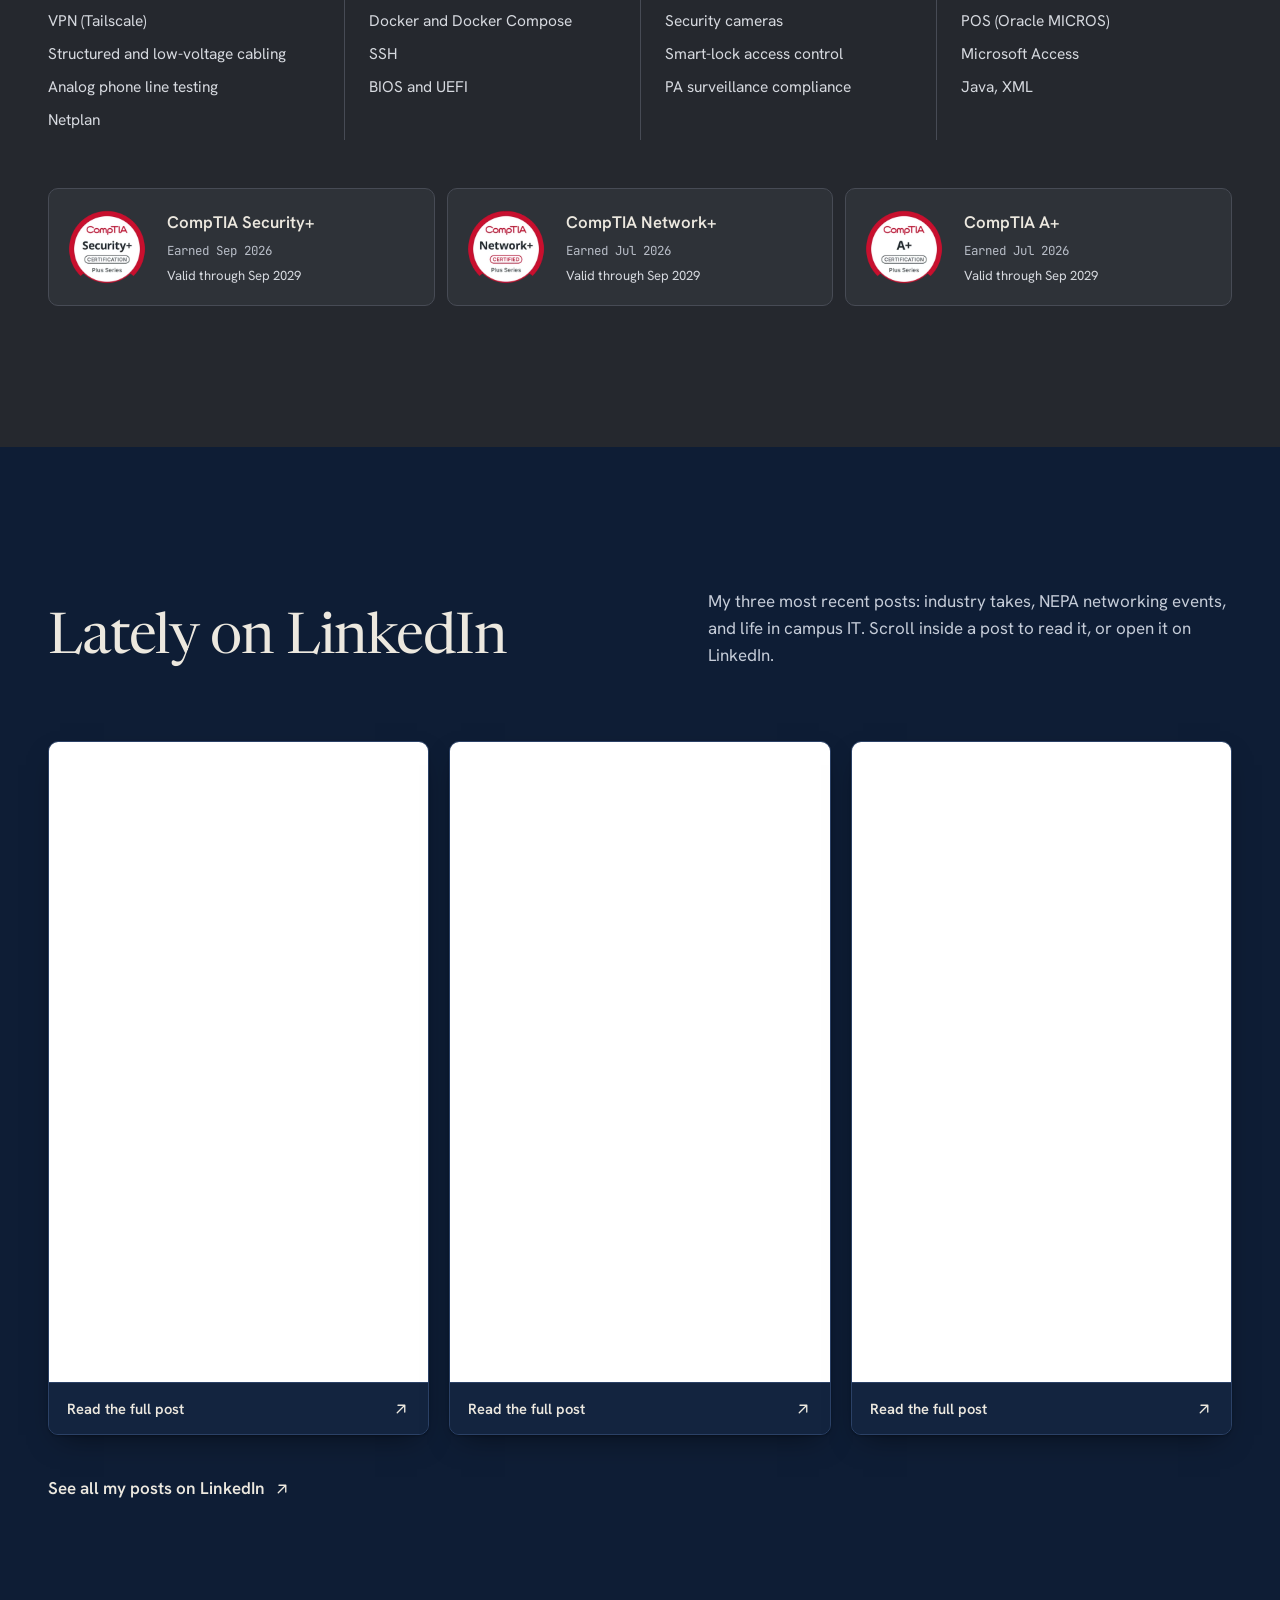
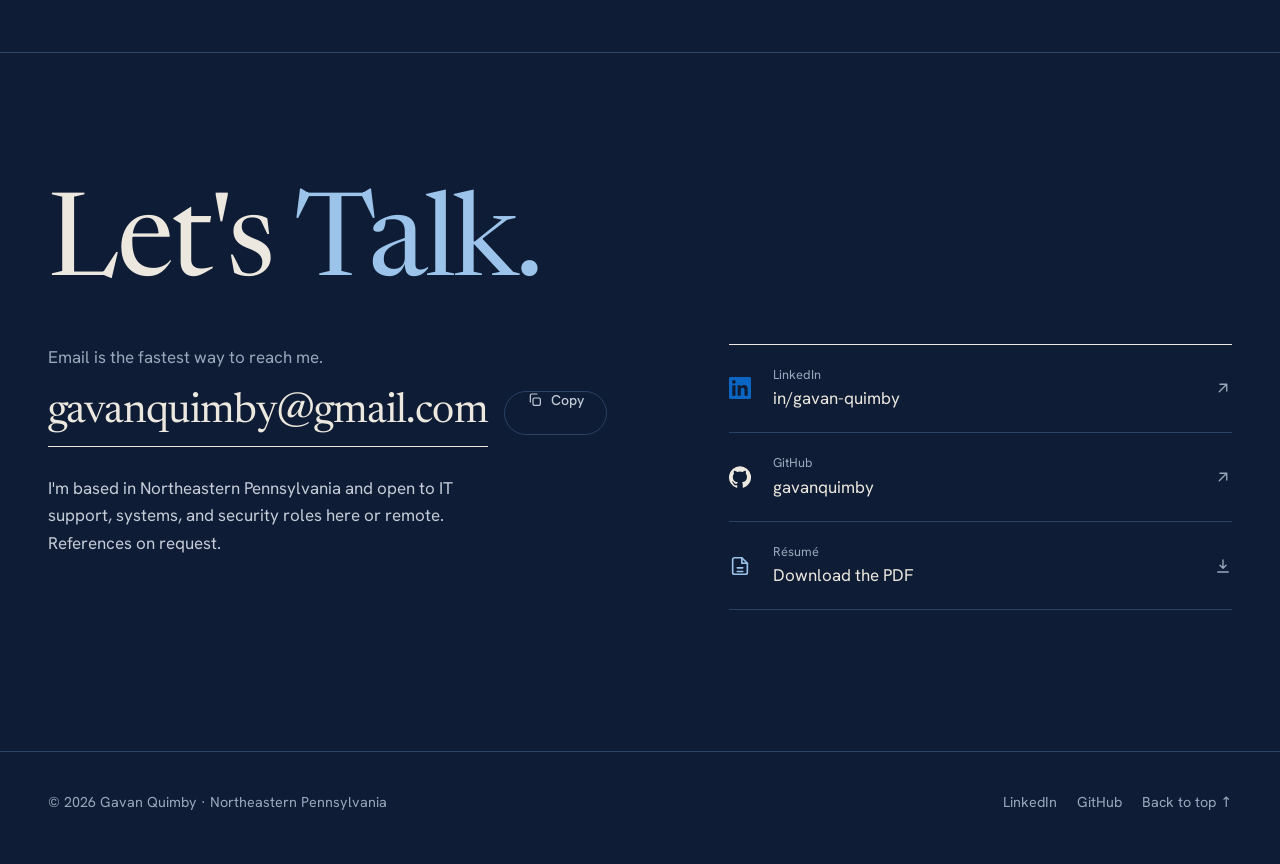
<file: experience.html>
<!DOCTYPE html>
<html lang="en">
<head>
  <meta charset="UTF-8">
  <meta name="viewport" content="width=device-width, initial-scale=1.0">
  <title>Gavan Quimby</title>
  <meta name="robots" content="noindex">
  <link rel="canonical" href="https://gavanquimby.github.io/index.html#experience">
  <meta http-equiv="refresh" content="0; url=index.html#experience">
  <script>location.replace("index.html#experience");</script>
</head>
<body>
  <p>This page has moved. <a href="index.html#experience">Continue to Gavan Quimby's portfolio</a>.</p>
</body>
</html>
</file>
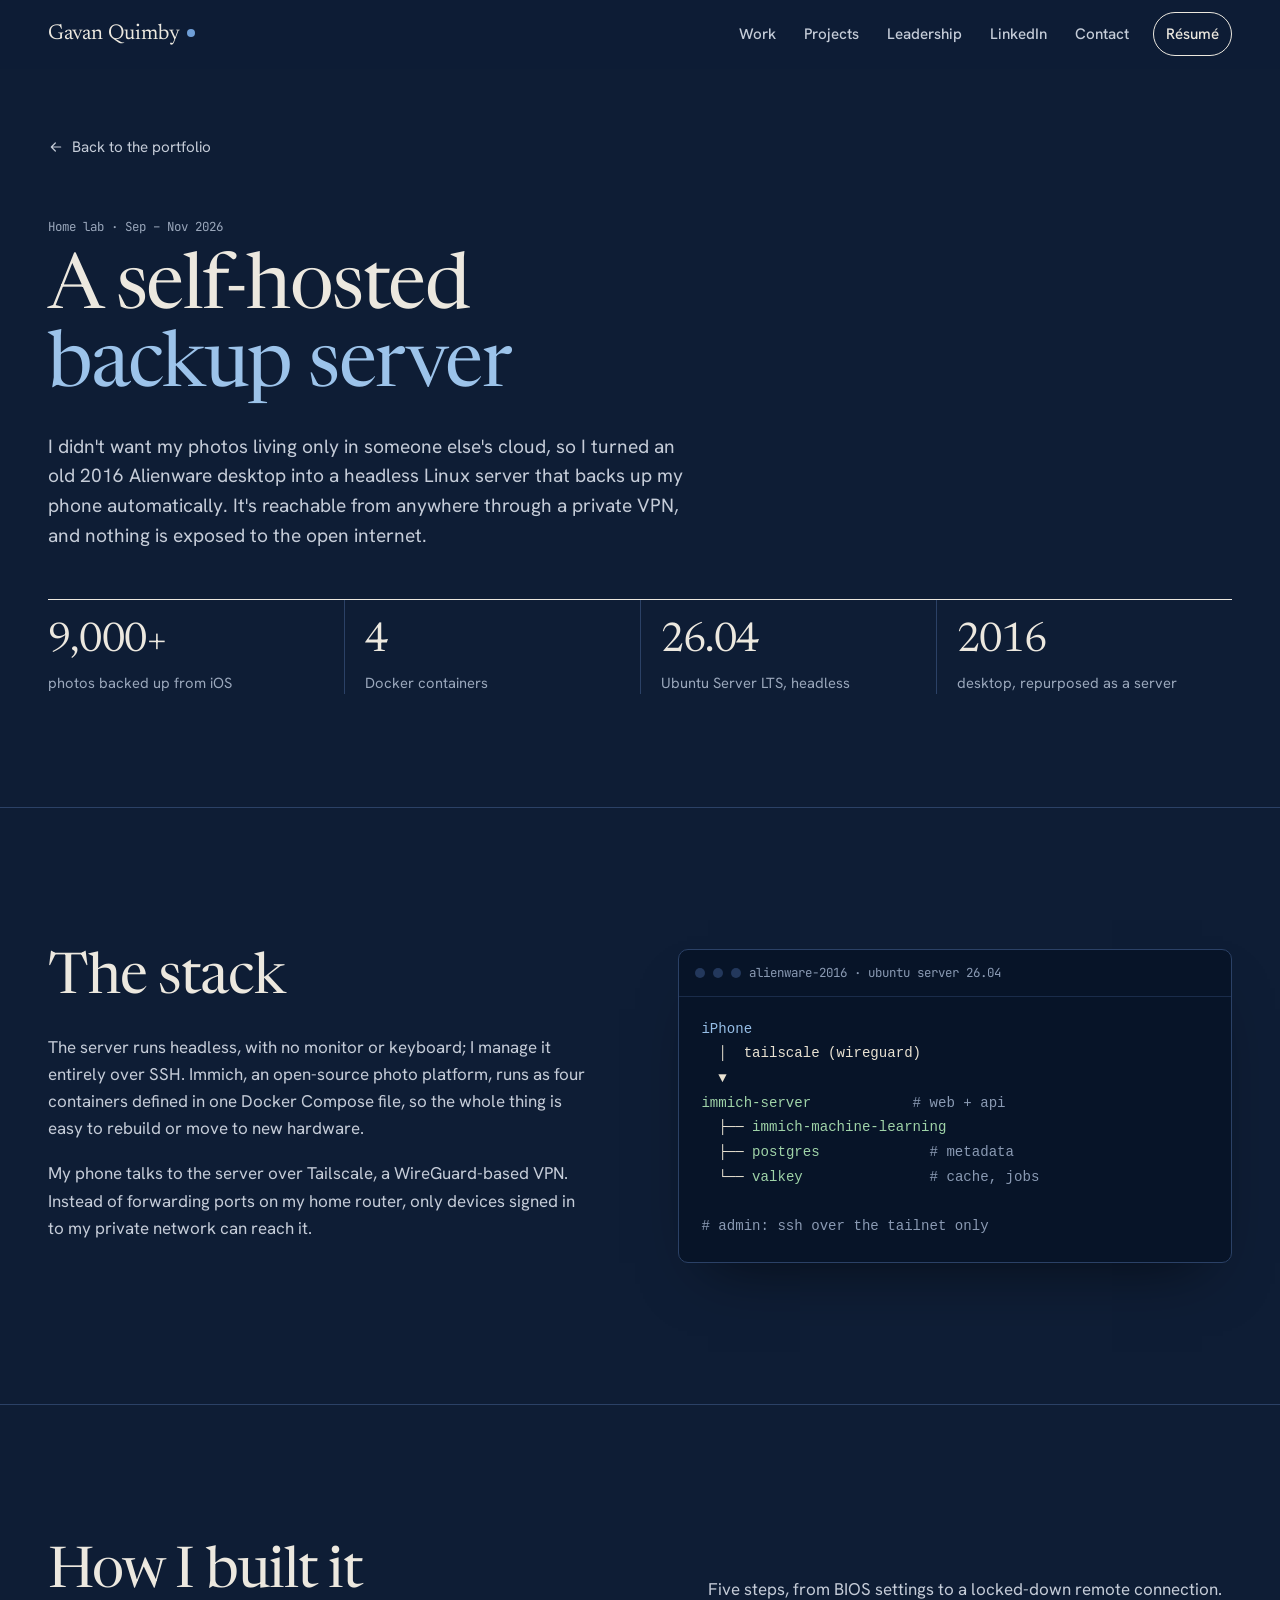
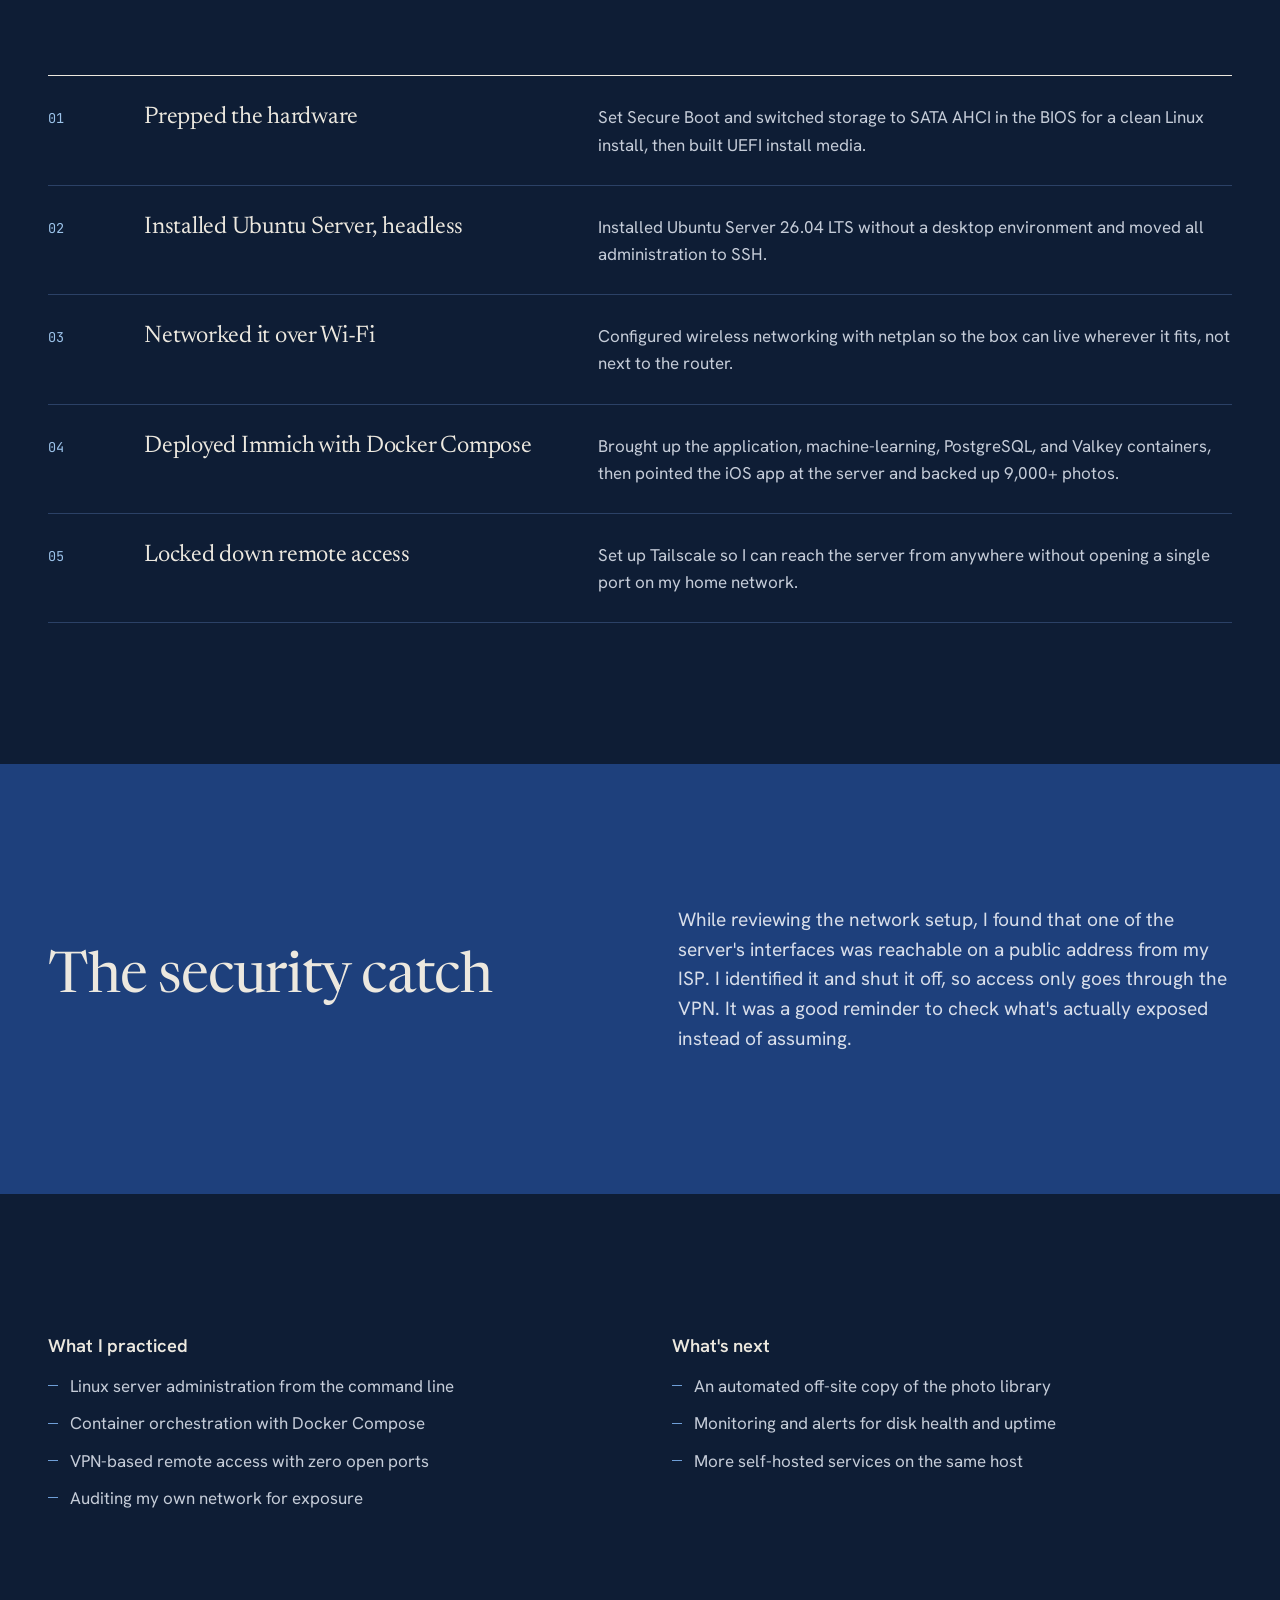
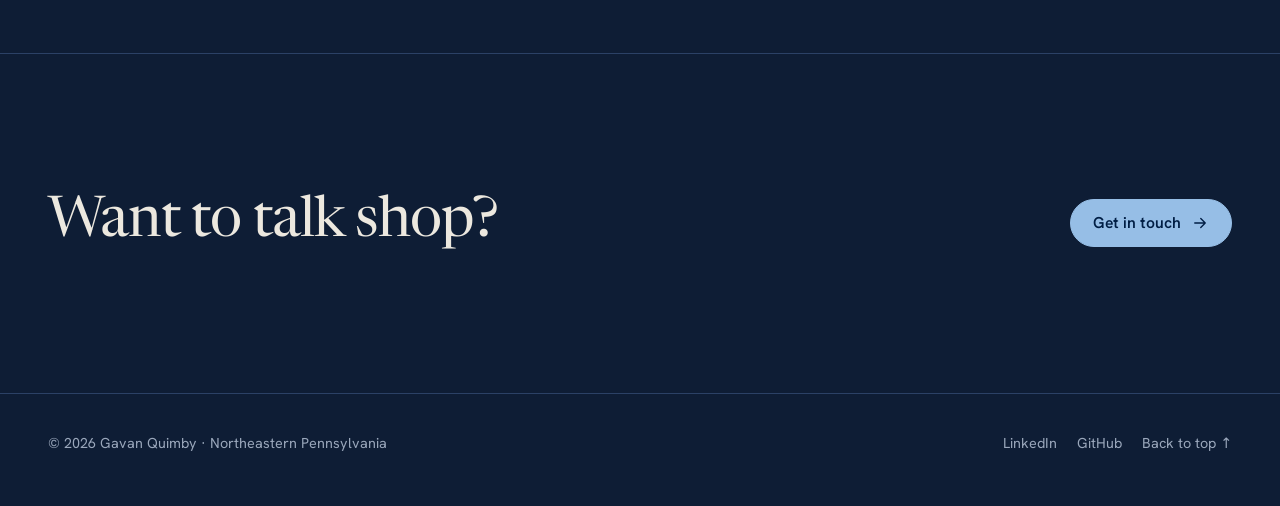
<file: homelab.html>
<!DOCTYPE html>
<html lang="en">
<head>
  <meta charset="UTF-8">
  <meta name="viewport" content="width=device-width, initial-scale=1.0">
  <title>Self-Hosted Backup Server | Gavan Quimby</title>
  <meta name="description" content="How Gavan Quimby turned a 2016 Alienware desktop into a headless Ubuntu Server running Immich in Docker, behind a Tailscale VPN.">
  <meta name="theme-color" content="#0e1d35">
  <link rel="canonical" href="https://gavanquimby.github.io/homelab.html">
  <meta property="og:title" content="Self-Hosted Backup Server | Gavan Quimby">
  <meta property="og:description" content="How Gavan Quimby turned a 2016 Alienware desktop into a headless Ubuntu Server running Immich in Docker, behind a Tailscale VPN.">
  <meta property="og:image" content="https://gavanquimby.github.io/og.jpg">
  <meta property="og:url" content="https://gavanquimby.github.io/homelab.html">
  <meta property="og:type" content="article">
  <meta name="twitter:card" content="summary_large_image">
  <link rel="preload" href="fonts/newsreader-latin-standard-normal.woff2" as="font" type="font/woff2" crossorigin>
  <link rel="preload" href="fonts/hanken-grotesk-latin-wght-normal.woff2" as="font" type="font/woff2" crossorigin>
  <link rel="stylesheet" href="styles.css?v=3">
  <link rel="icon" href="data:image/svg+xml,%3Csvg xmlns='http://www.w3.org/2000/svg' viewBox='0 0 32 32'%3E%3Crect width='32' height='32' rx='7' fill='%23001e44'/%3E%3Ctext x='16' y='22.5' font-family='Georgia,serif' font-size='17' fill='%23d9d4c8' text-anchor='middle'%3EG%3C/text%3E%3Ccircle cx='24.5' cy='21' r='2.2' fill='%231e407c'/%3E%3C/svg%3E">
</head>
<body>
  <a class="skip-link" href="#main">Skip to content</a>

  <header class="site-header">
    <nav class="wrap nav" aria-label="Main">
      <a class="wordmark" href="index.html" aria-label="Gavan Quimby, home">Gavan Quimby<i aria-hidden="true"></i></a>
      <ul class="nav-links" id="nav-links">
        <li><a href="index.html#work">Work</a></li>
        <li><a href="index.html#projects">Projects</a></li>
        <li><a href="index.html#leadership">Leadership</a></li>
        <li><a href="index.html#linkedin">LinkedIn</a></li>
        <li><a href="index.html#contact">Contact</a></li>
        <li><a class="nav-cta" href="documents/gavan-quimby-resume.pdf" target="_blank" rel="noopener">Résumé</a></li>
      </ul>
      <button class="menu-toggle" type="button" aria-label="Open menu" aria-expanded="false" aria-controls="nav-links">
        <svg viewBox="0 0 24 24" fill="none" stroke="currentColor" stroke-width="1.8" stroke-linecap="round"><path d="M4 8h16M4 16h16"/></svg>
      </button>
    </nav>
  </header>


  <main id="main">
    <section class="page-hero">
      <div class="wrap">
        <a class="crumb" href="index.html#lab"><svg viewBox="0 0 24 24" fill="none" stroke="currentColor" stroke-width="1.8" stroke-linecap="round" stroke-linejoin="round"><path d="M19 12H5m6 6-6-6 6-6"/></svg>Back to the portfolio</a>
        <div data-enter>
          <p class="meta">Home lab · Sep – Nov 2026</p>
          <h1>A self-hosted <em>backup server</em></h1>
          <p class="lede">I didn't want my photos living only in someone else's cloud, so I turned an old 2016 Alienware desktop into a headless Linux server that backs up my phone automatically. It's reachable from anywhere through a private VPN, and nothing is exposed to the open internet.</p>
        </div>
        <dl class="figures">
          <div><dt>9,000+</dt><dd>photos backed up from iOS</dd></div>
          <div><dt>4</dt><dd>Docker containers</dd></div>
          <div><dt>26.04</dt><dd>Ubuntu Server LTS, headless</dd></div>
          <div><dt>2016</dt><dd>desktop, repurposed as a server</dd></div>
        </dl>
      </div>
    </section>

    <section>
      <div class="wrap lab">
        <div class="lab-copy">
          <h2>The stack</h2>
          <p style="margin-top:24px">The server runs headless, with no monitor or keyboard; I manage it entirely over SSH. Immich, an open-source photo platform, runs as four containers defined in one Docker Compose file, so the whole thing is easy to rebuild or move to new hardware.</p>
          <p>My phone talks to the server over Tailscale, a WireGuard-based VPN. Instead of forwarding ports on my home router, only devices signed in to my private network can reach it.</p>
        </div>
        <figure class="terminal" aria-label="Diagram of the server stack">
          <div class="terminal-bar" aria-hidden="true"><i></i><i></i><i></i><span>alienware-2016 · ubuntu server 26.04</span></div>
<pre><span class="o">iPhone</span>
  │  tailscale (wireguard)
  ▼
<span class="g">immich-server</span>            <span class="c"># web + api</span>
  ├── <span class="g">immich-machine-learning</span>
  ├── <span class="g">postgres</span>             <span class="c"># metadata</span>
  └── <span class="g">valkey</span>               <span class="c"># cache, jobs</span>

<span class="c"># admin: ssh over the tailnet only</span></pre>
        </figure>
      </div>
    </section>

    <section>
      <div class="wrap">
        <div class="section-head">
          <h2>How I built it</h2>
          <p>Five steps, from BIOS settings to a locked-down remote connection.</p>
        </div>
        <ol class="steps">
          <li><h3>Prepped the hardware</h3><p>Set Secure Boot and switched storage to SATA AHCI in the BIOS for a clean Linux install, then built UEFI install media.</p></li>
          <li><h3>Installed Ubuntu Server, headless</h3><p>Installed Ubuntu Server 26.04 LTS without a desktop environment and moved all administration to SSH.</p></li>
          <li><h3>Networked it over Wi-Fi</h3><p>Configured wireless networking with netplan so the box can live wherever it fits, not next to the router.</p></li>
          <li><h3>Deployed Immich with Docker Compose</h3><p>Brought up the application, machine-learning, PostgreSQL, and Valkey containers, then pointed the iOS app at the server and backed up 9,000+ photos.</p></li>
          <li><h3>Locked down remote access</h3><p>Set up Tailscale so I can reach the server from anywhere without opening a single port on my home network.</p></li>
        </ol>
      </div>
    </section>

    <section class="field">
      <div class="wrap lab">
        <h2>The security catch</h2>
        <p class="lede" style="color:#d8deea">While reviewing the network setup, I found that one of the server's interfaces was reachable on a public address from my ISP. I identified it and shut it off, so access only goes through the VPN. It was a good reminder to check what's actually exposed instead of assuming.</p>
      </div>
    </section>

    <section>
      <div class="wrap two-col">
        <div>
          <h3>What I practiced</h3>
          <ul><li>Linux server administration from the command line</li><li>Container orchestration with Docker Compose</li><li>VPN-based remote access with zero open ports</li><li>Auditing my own network for exposure</li></ul>
        </div>
        <div>
          <h3>What's next</h3>
          <ul><li>An automated off-site copy of the photo library</li><li>Monitoring and alerts for disk health and uptime</li><li>More self-hosted services on the same host</li></ul>
        </div>
      </div>
    </section>

    <section>
      <div class="wrap next-up">
        <h2>Want to talk shop?</h2>
        <a class="btn btn-primary" href="index.html#contact">Get in touch <svg viewBox="0 0 24 24" fill="none" stroke="currentColor" stroke-width="1.8" stroke-linecap="round" stroke-linejoin="round"><path d="M5 12h14m-6-6 6 6-6 6"/></svg></a>
      </div>
    </section>
  </main>

  <footer class="site-footer">
    <div class="wrap">
      <span>© <span id="year">2026</span> Gavan Quimby · Northeastern Pennsylvania</span>
      <span class="foot-links">
        <a href="https://www.linkedin.com/in/gavan-quimby/" target="_blank" rel="noopener">LinkedIn</a>
        <a href="https://github.com/gavanquimby" target="_blank" rel="noopener">GitHub</a>
        <a href="#main">Back to top ↑</a>
      </span>
    </div>
  </footer>

  <script src="site.js?v=3"></script>
</body>
</html>
</file>
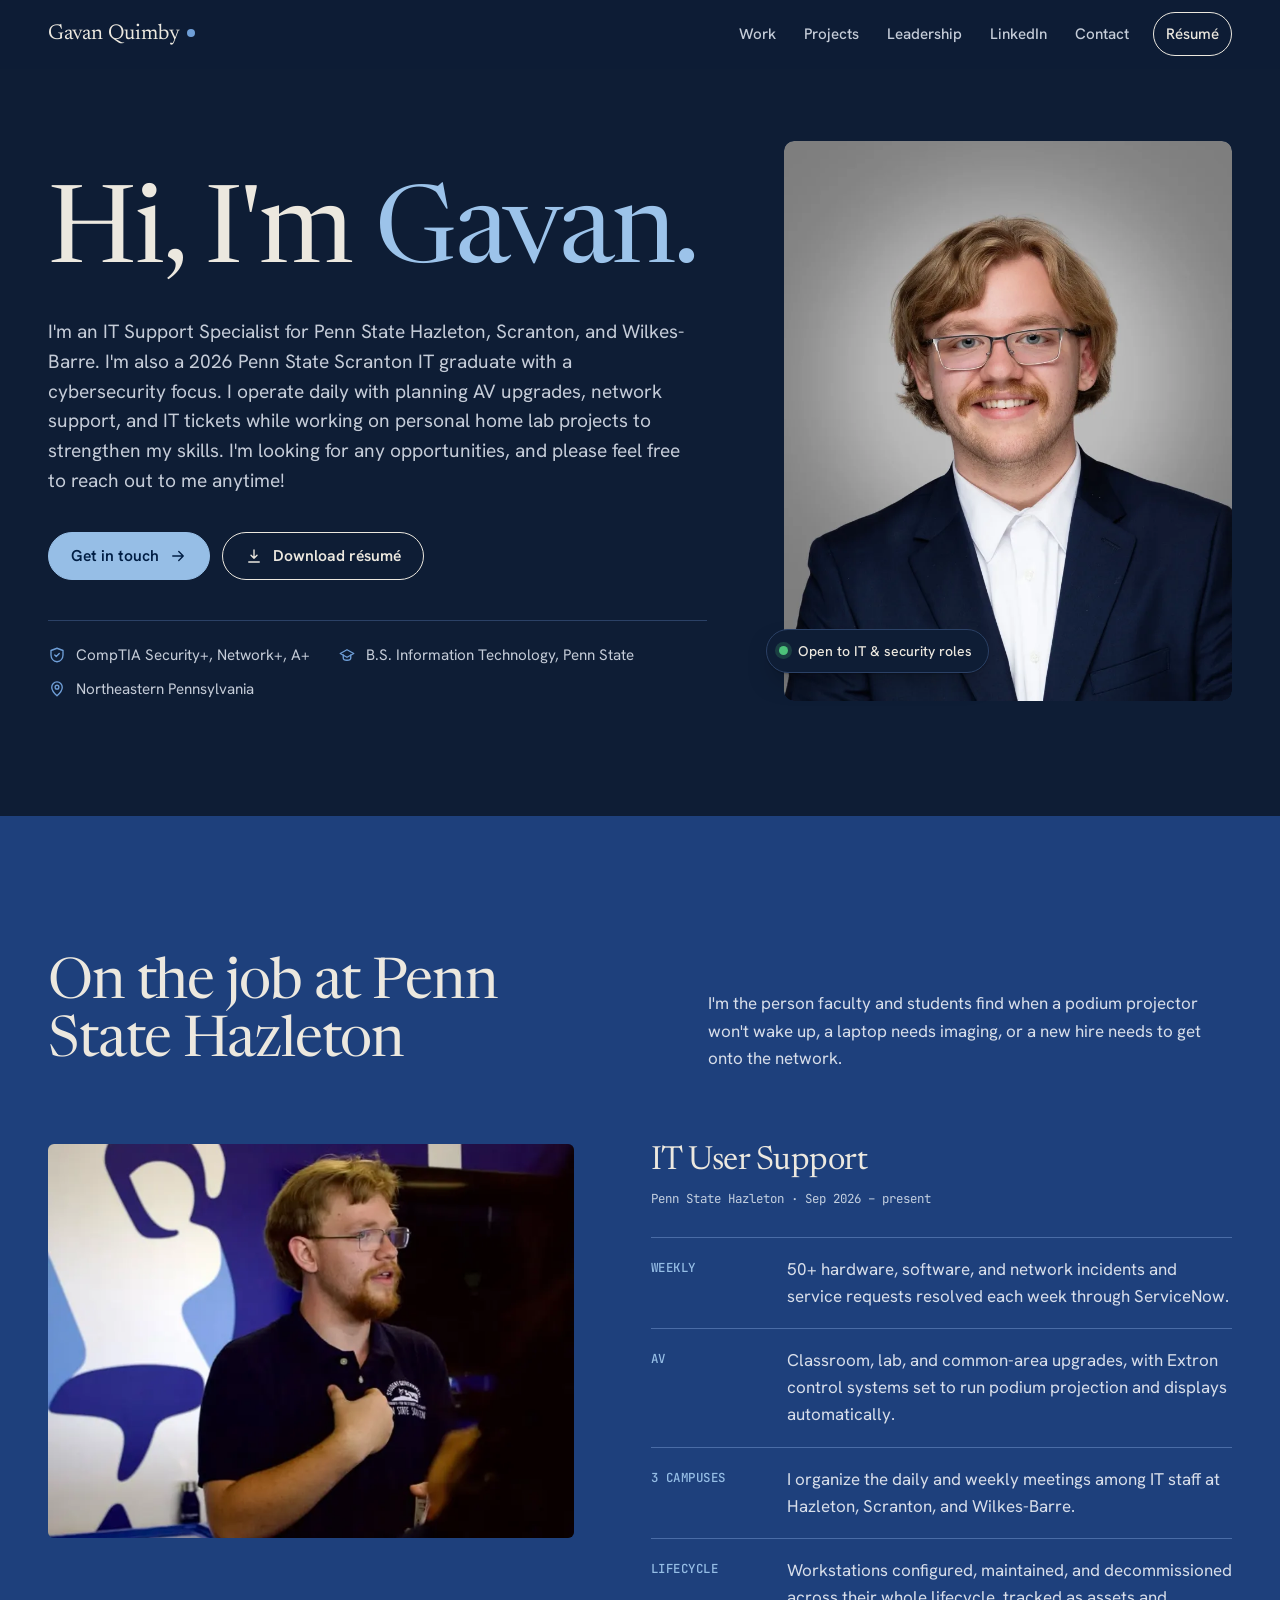
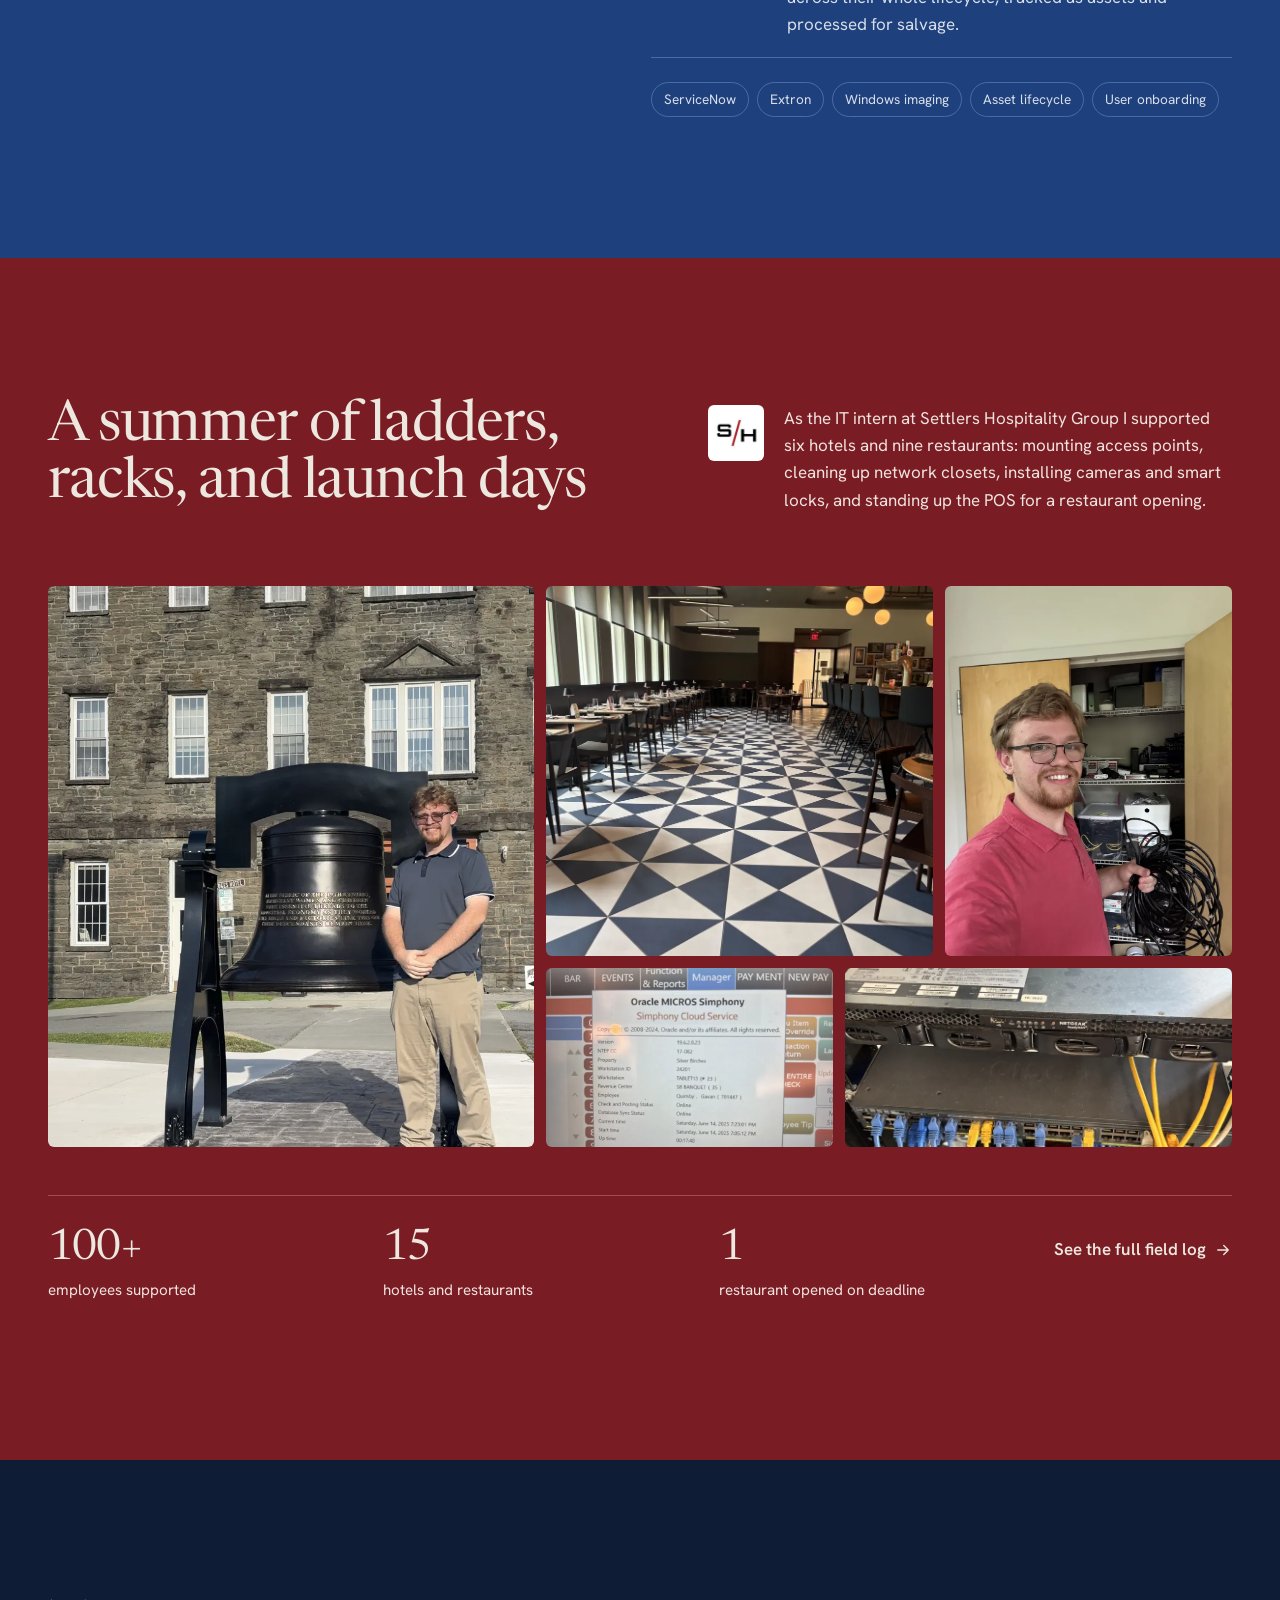
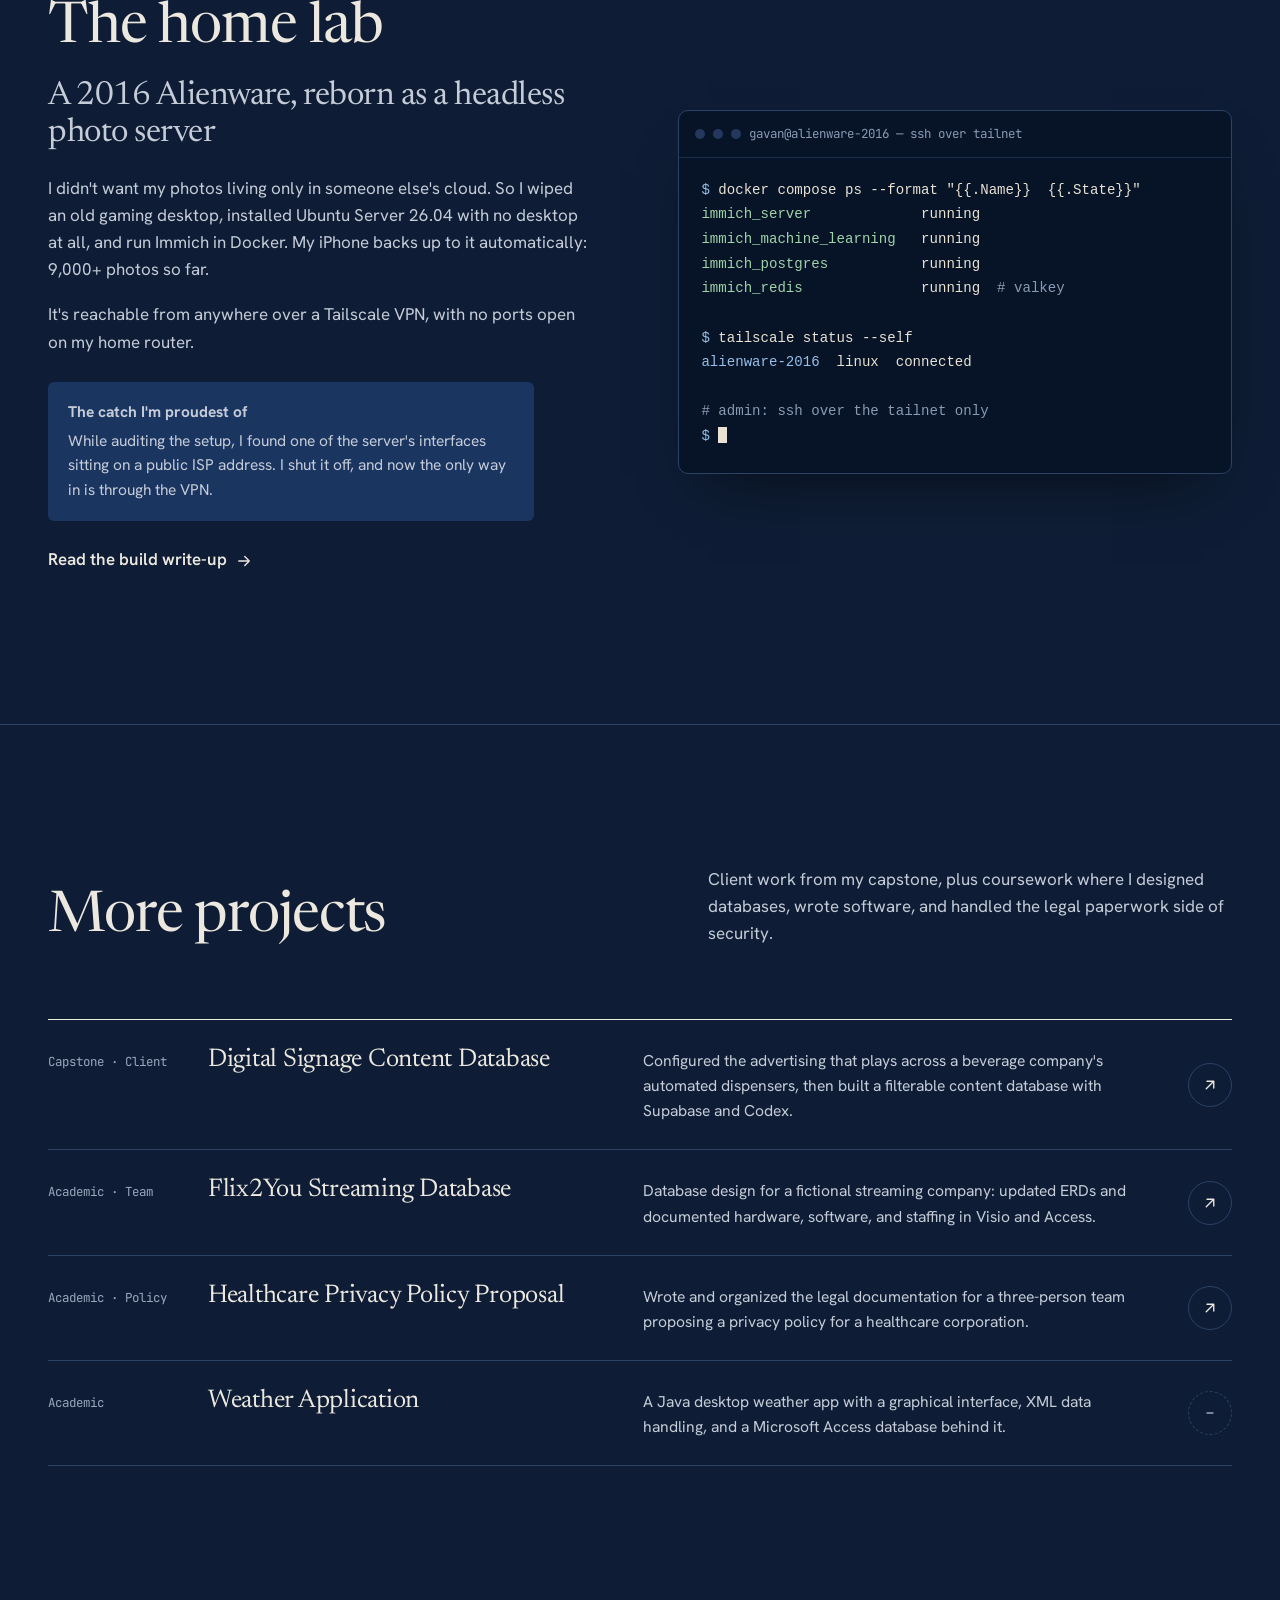
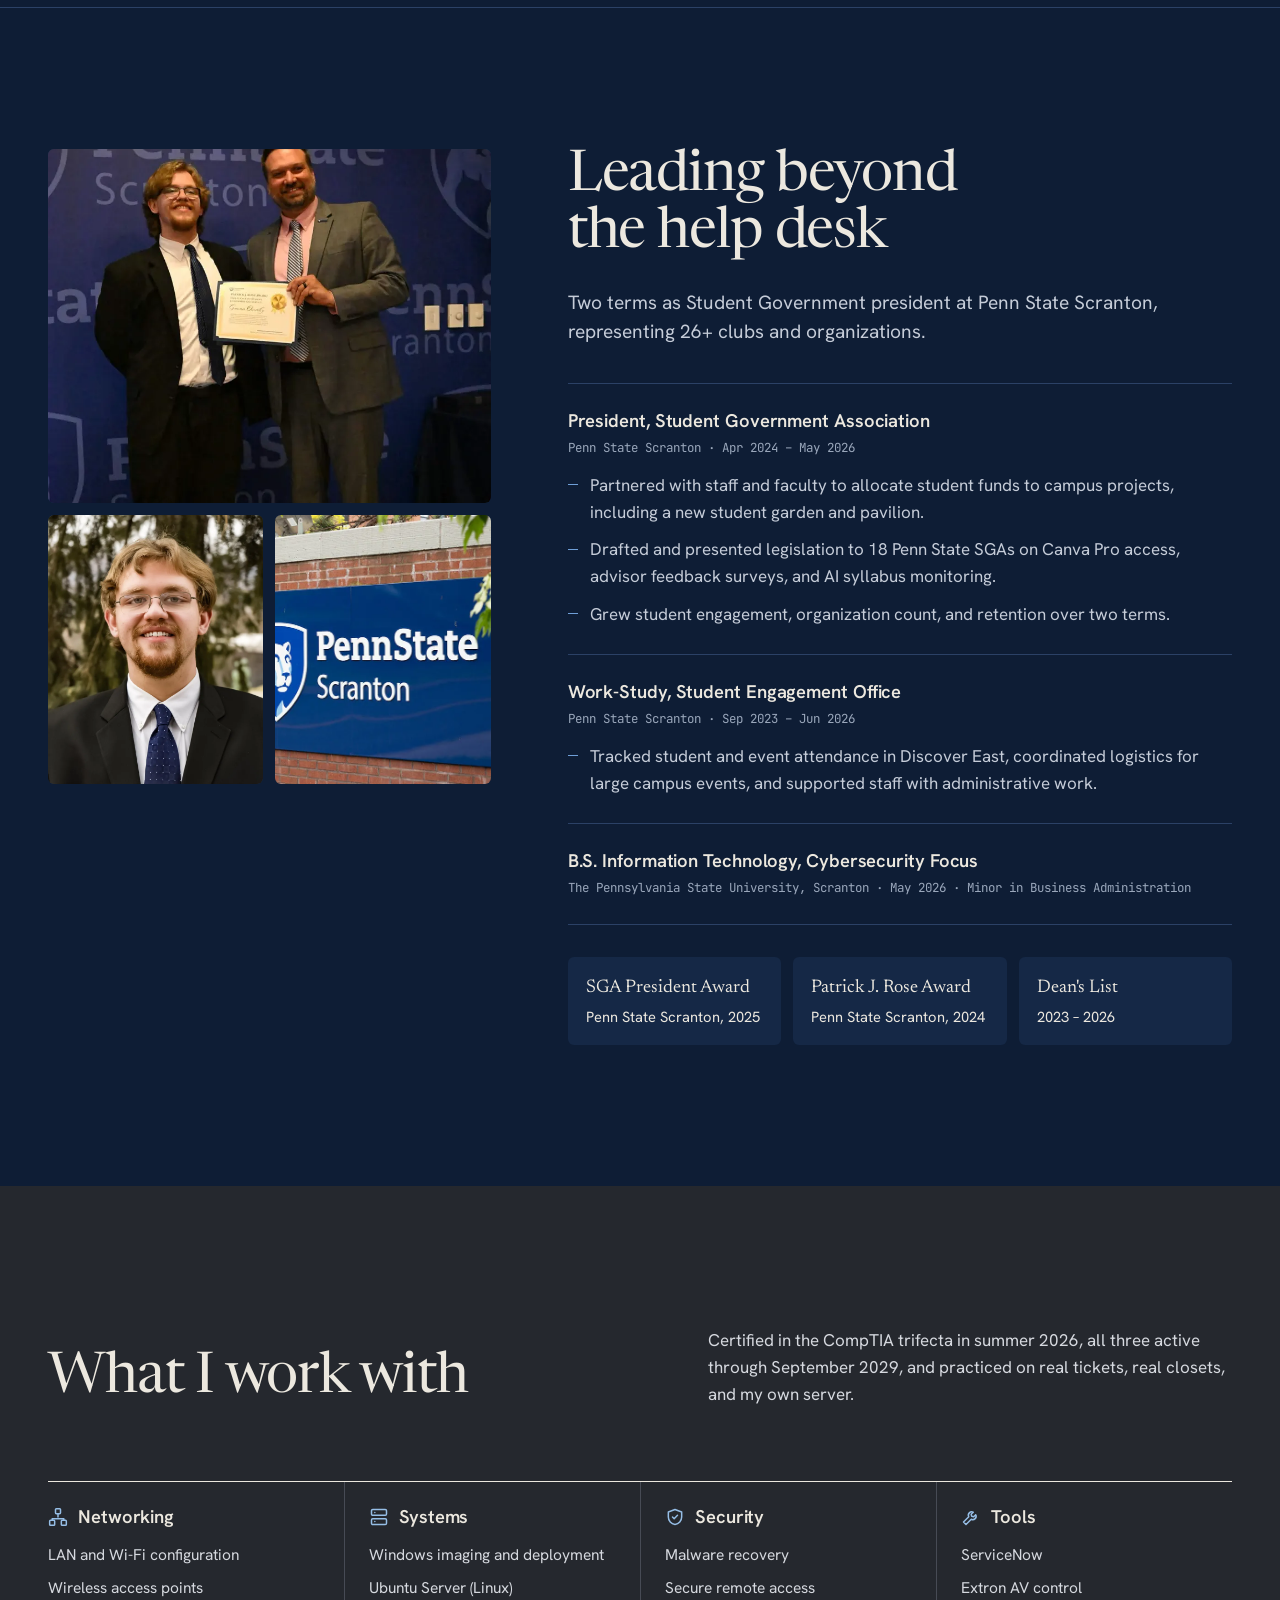
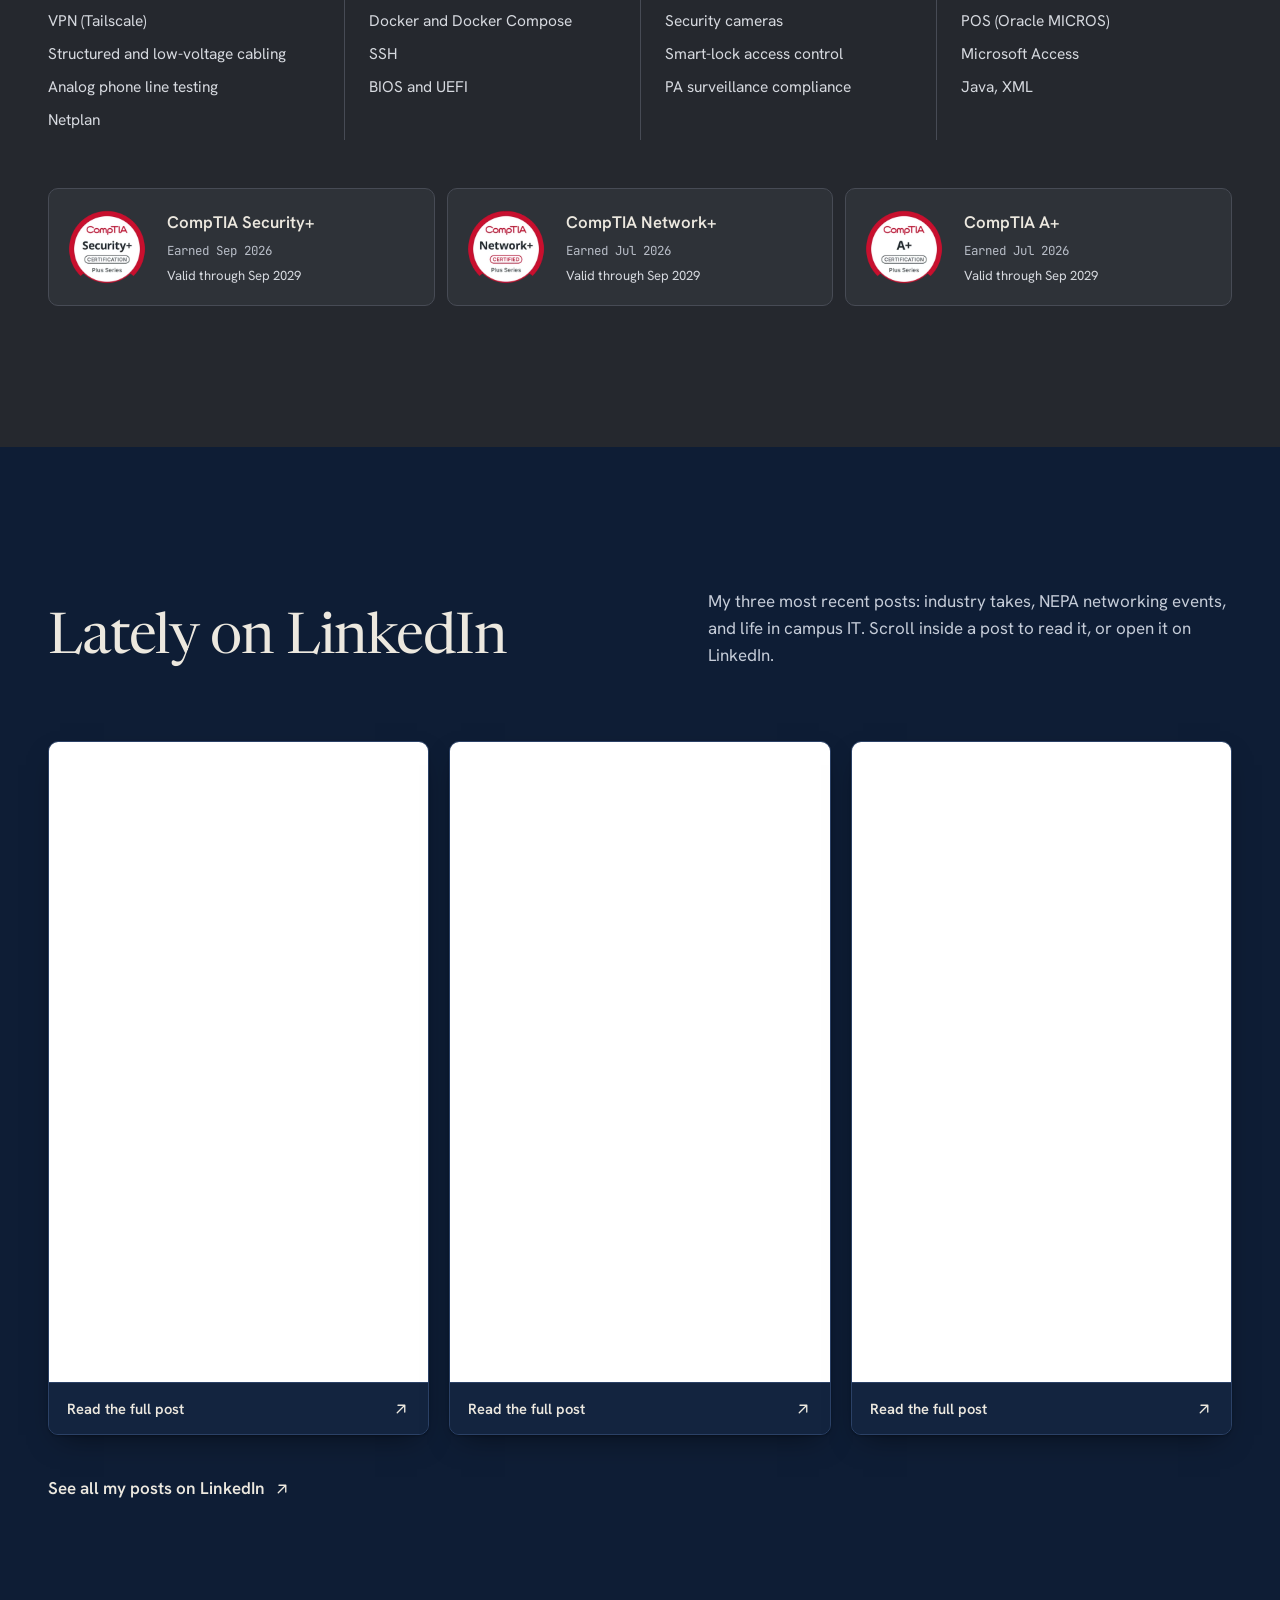
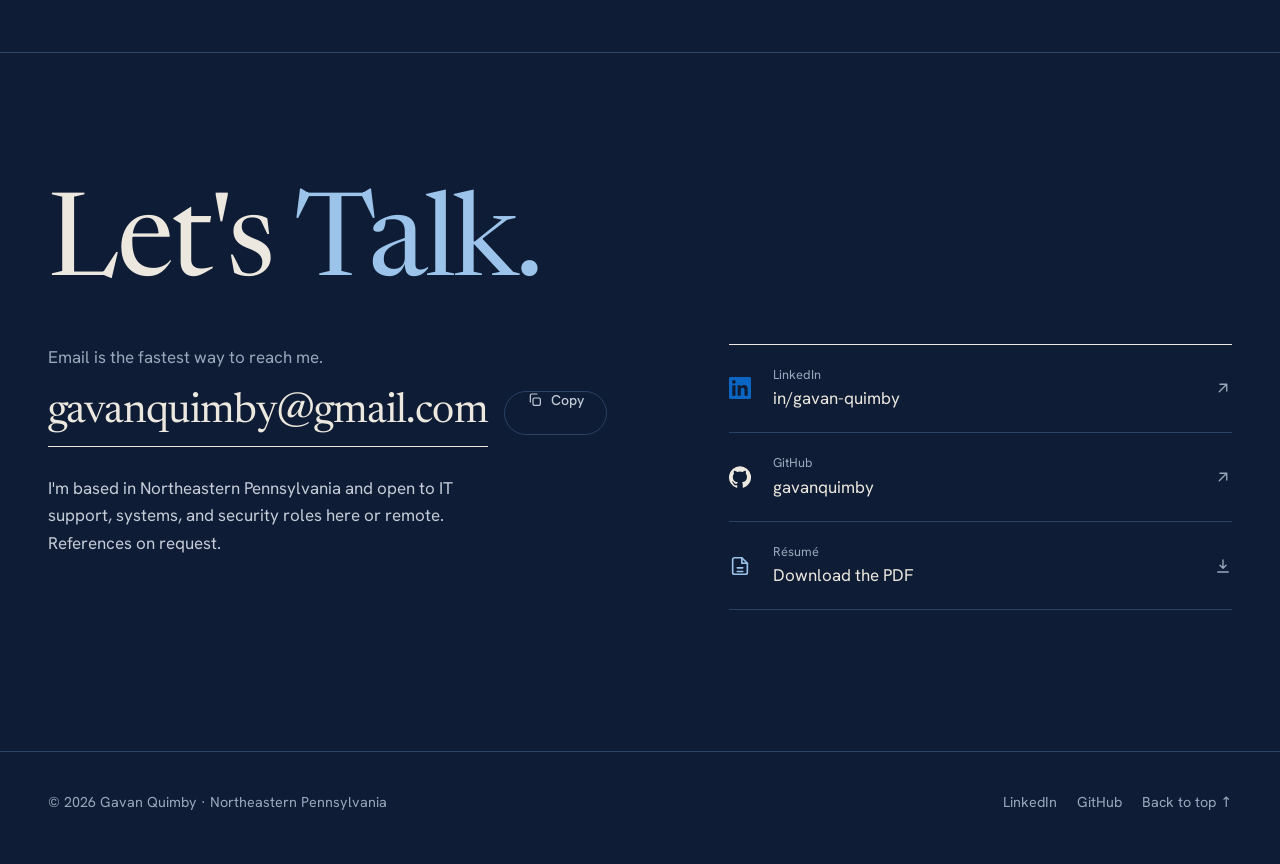
<file: portfolio.html>
<!DOCTYPE html>
<html lang="en">
<head>
  <meta charset="UTF-8">
  <meta name="viewport" content="width=device-width, initial-scale=1.0">
  <title>Gavan Quimby</title>
  <meta name="robots" content="noindex">
  <link rel="canonical" href="https://gavanquimby.github.io/index.html#projects">
  <meta http-equiv="refresh" content="0; url=index.html#projects">
  <script>location.replace("index.html#projects");</script>
</head>
<body>
  <p>This page has moved. <a href="index.html#projects">Continue to Gavan Quimby's portfolio</a>.</p>
</body>
</html>
</file>
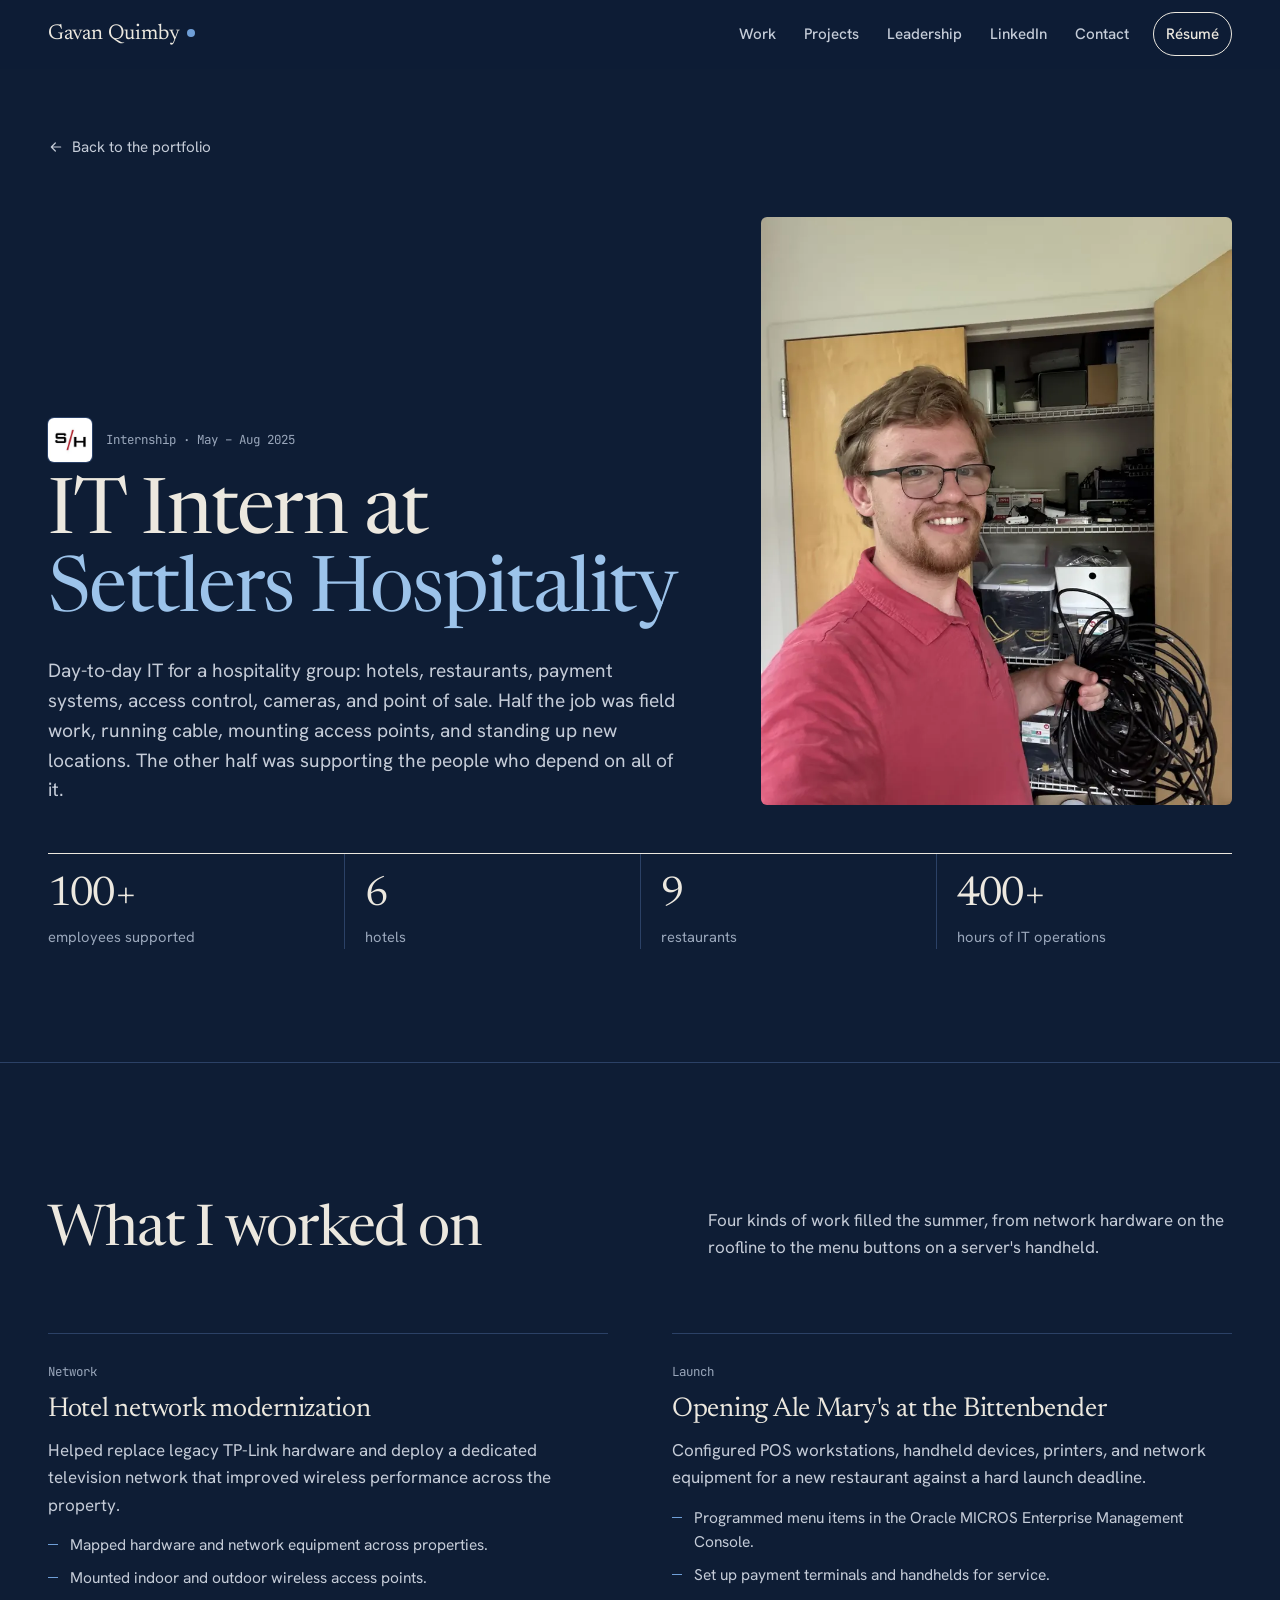
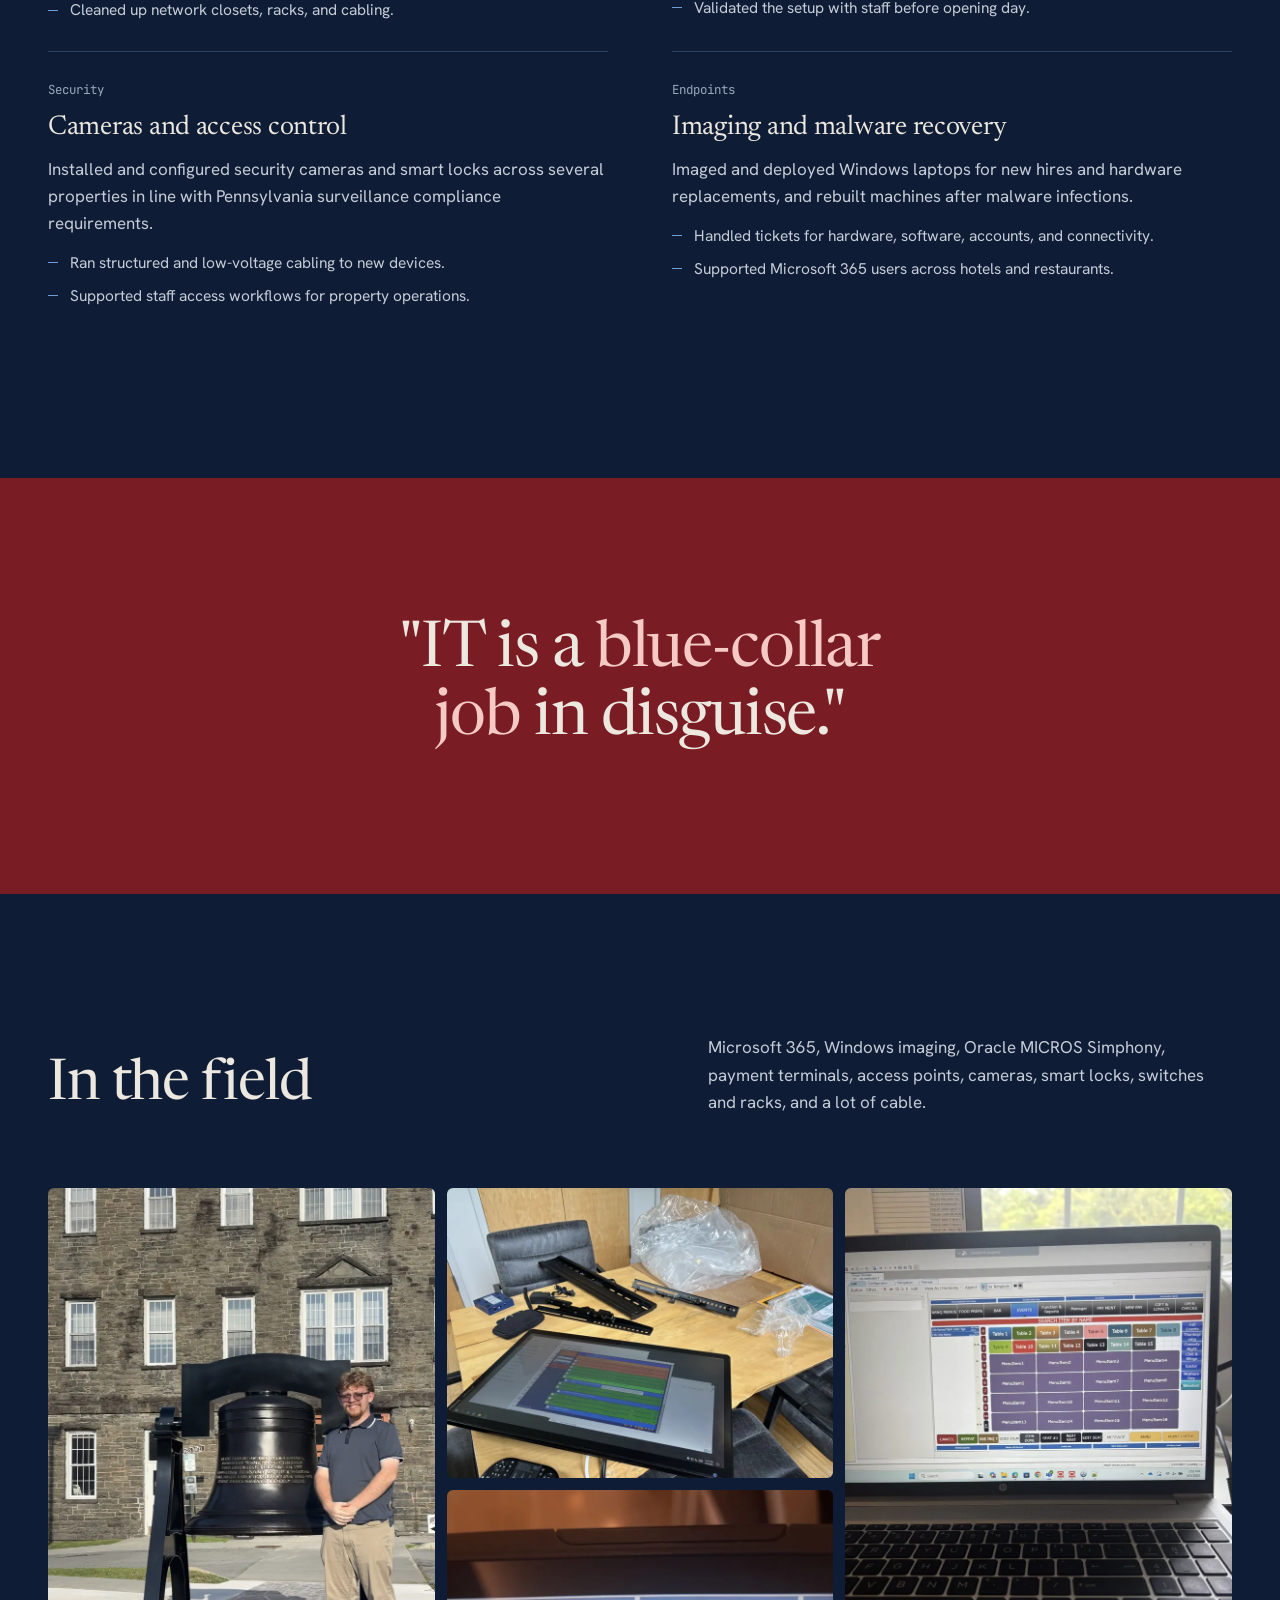
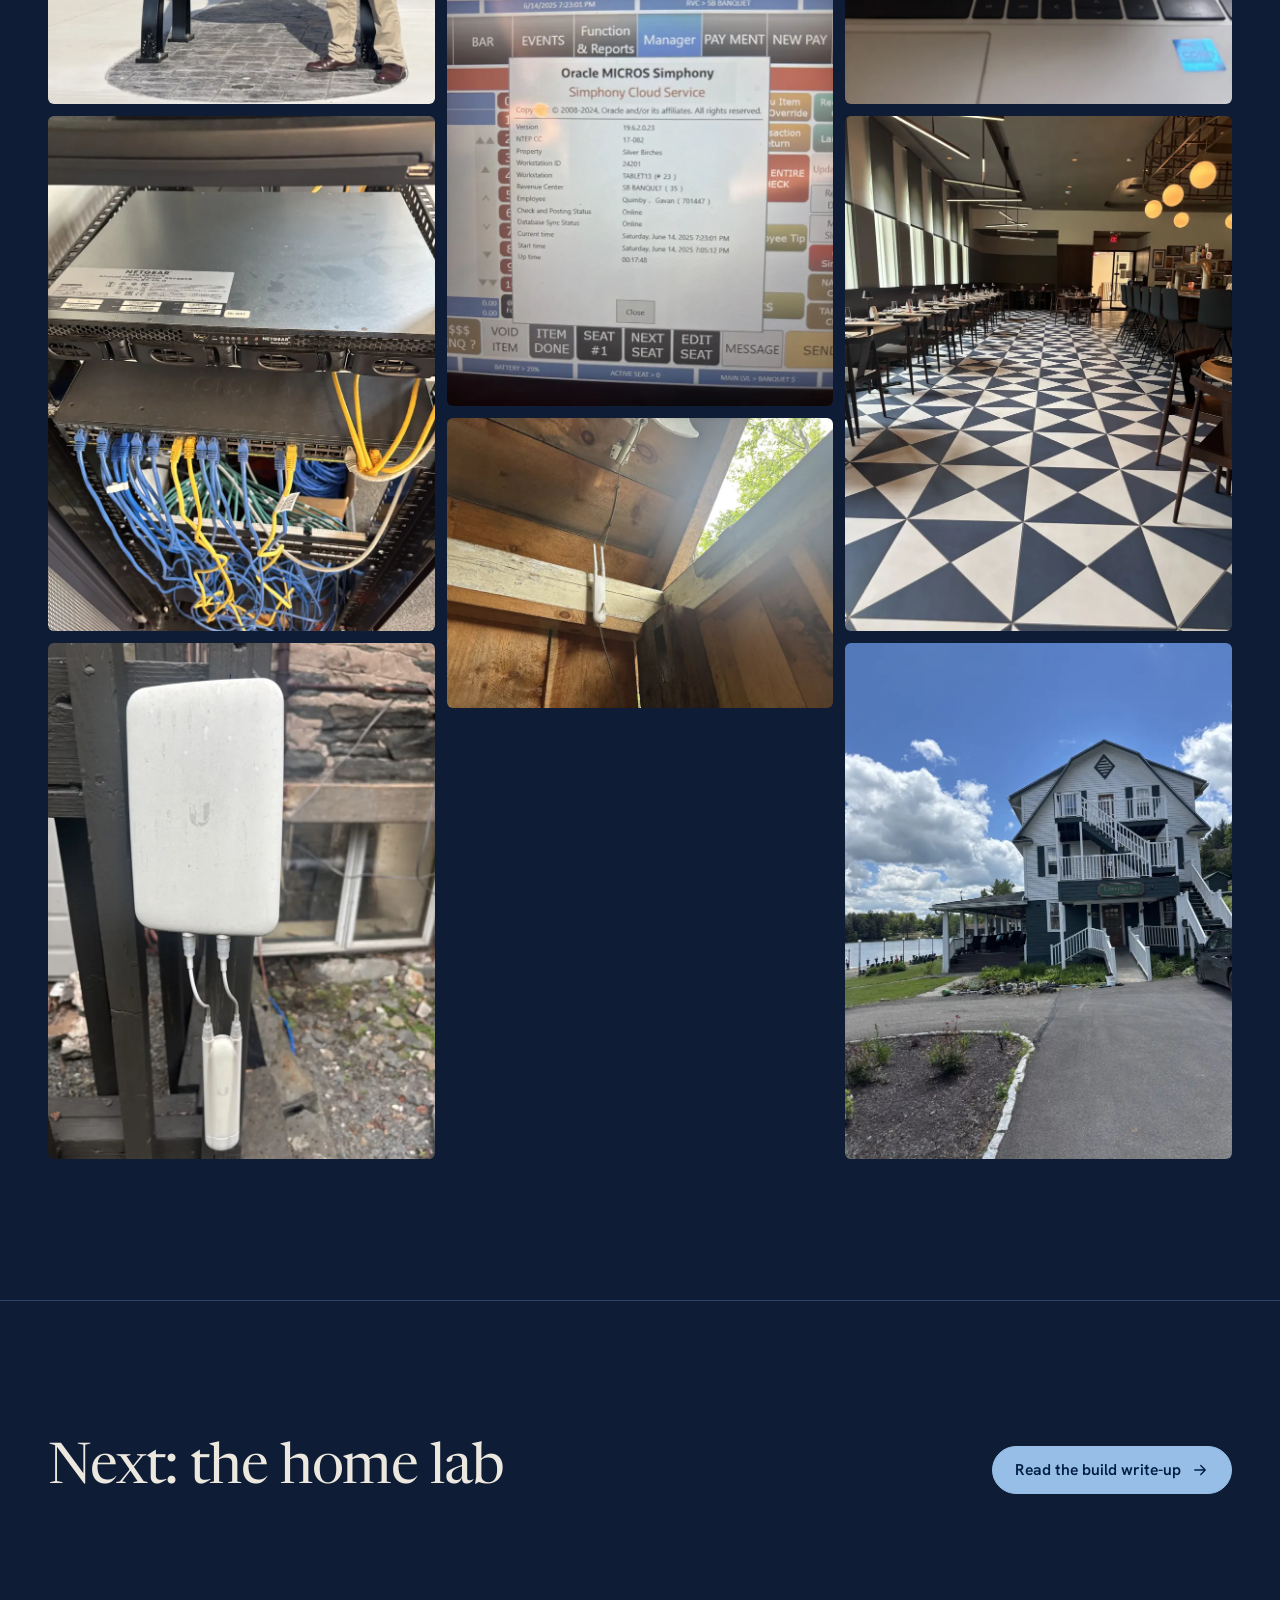
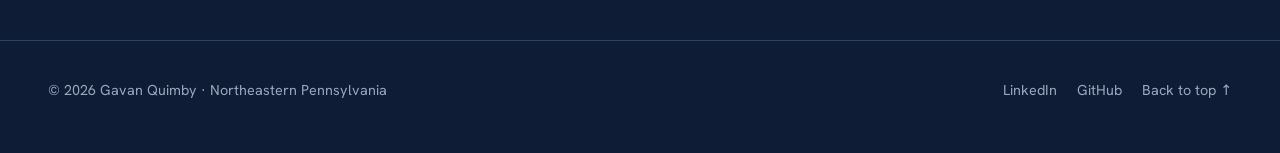
<file: settlers-hospitality.html>
<!DOCTYPE html>
<html lang="en">
<head>
  <meta charset="UTF-8">
  <meta name="viewport" content="width=device-width, initial-scale=1.0">
  <title>IT Intern, Settlers Hospitality Group | Gavan Quimby</title>
  <meta name="description" content="Field IT for six hotels and nine restaurants: access points, network closets, cameras, smart locks, and a restaurant POS launch.">
  <meta name="theme-color" content="#0e1d35">
  <link rel="canonical" href="https://gavanquimby.github.io/settlers-hospitality.html">
  <meta property="og:title" content="IT Intern, Settlers Hospitality Group | Gavan Quimby">
  <meta property="og:description" content="Field IT for six hotels and nine restaurants: access points, network closets, cameras, smart locks, and a restaurant POS launch.">
  <meta property="og:image" content="https://gavanquimby.github.io/og.jpg">
  <meta property="og:url" content="https://gavanquimby.github.io/settlers-hospitality.html">
  <meta property="og:type" content="article">
  <meta name="twitter:card" content="summary_large_image">
  <link rel="preload" href="fonts/newsreader-latin-standard-normal.woff2" as="font" type="font/woff2" crossorigin>
  <link rel="preload" href="fonts/hanken-grotesk-latin-wght-normal.woff2" as="font" type="font/woff2" crossorigin>
  <link rel="stylesheet" href="styles.css?v=3">
  <link rel="icon" href="data:image/svg+xml,%3Csvg xmlns='http://www.w3.org/2000/svg' viewBox='0 0 32 32'%3E%3Crect width='32' height='32' rx='7' fill='%23001e44'/%3E%3Ctext x='16' y='22.5' font-family='Georgia,serif' font-size='17' fill='%23d9d4c8' text-anchor='middle'%3EG%3C/text%3E%3Ccircle cx='24.5' cy='21' r='2.2' fill='%231e407c'/%3E%3C/svg%3E">
</head>
<body>
  <a class="skip-link" href="#main">Skip to content</a>

  <header class="site-header">
    <nav class="wrap nav" aria-label="Main">
      <a class="wordmark" href="index.html" aria-label="Gavan Quimby, home">Gavan Quimby<i aria-hidden="true"></i></a>
      <ul class="nav-links" id="nav-links">
        <li><a href="index.html#work">Work</a></li>
        <li><a href="index.html#projects">Projects</a></li>
        <li><a href="index.html#leadership">Leadership</a></li>
        <li><a href="index.html#linkedin">LinkedIn</a></li>
        <li><a href="index.html#contact">Contact</a></li>
        <li><a class="nav-cta" href="documents/gavan-quimby-resume.pdf" target="_blank" rel="noopener">Résumé</a></li>
      </ul>
      <button class="menu-toggle" type="button" aria-label="Open menu" aria-expanded="false" aria-controls="nav-links">
        <svg viewBox="0 0 24 24" fill="none" stroke="currentColor" stroke-width="1.8" stroke-linecap="round"><path d="M4 8h16M4 16h16"/></svg>
      </button>
    </nav>
  </header>


  <main id="main">
    <section class="page-hero">
      <div class="wrap">
        <a class="crumb" href="index.html#field"><svg viewBox="0 0 24 24" fill="none" stroke="currentColor" stroke-width="1.8" stroke-linecap="round" stroke-linejoin="round"><path d="M19 12H5m6 6-6-6 6-6"/></svg>Back to the portfolio</a>
        <div class="page-hero-grid">
          <div data-enter>
            <p class="org-tag"><img class="org-logo" src="img/settlers-logo.webp" width="240" height="240" alt="Settlers Hospitality Group logo"><span class="meta">Internship · May – Aug 2025</span></p>
            <h1>IT Intern at <em>Settlers Hospitality</em></h1>
            <p class="lede">Day-to-day IT for a hospitality group: hotels, restaurants, payment systems, access control, cameras, and point of sale. Half the job was field work, running cable, mounting access points, and standing up new locations. The other half was supporting the people who depend on all of it.</p>
          </div>
          <div class="ph"><img src="img/settlers-gavan-closet-800.webp" srcset="img/settlers-gavan-closet-800.webp 800w, img/settlers-gavan-closet-1600.webp 1600w" sizes="(max-width: 900px) 90vw, 40vw" width="800" height="1067" alt="Gavan Quimby holding a bundle of network cable in a technology closet"></div>
        </div>
        <dl class="figures">
          <div><dt>100+</dt><dd>employees supported</dd></div>
          <div><dt>6</dt><dd>hotels</dd></div>
          <div><dt>9</dt><dd>restaurants</dd></div>
          <div><dt>400+</dt><dd>hours of IT operations</dd></div>
        </dl>
      </div>
    </section>

    <section>
      <div class="wrap">
        <div class="section-head">
          <h2>What I worked on</h2>
          <p>Four kinds of work filled the summer, from network hardware on the roofline to the menu buttons on a server's handheld.</p>
        </div>
        <div class="work-grid">
          <article class="work">
            <span class="meta">Network</span>
            <h3>Hotel network modernization</h3>
            <p>Helped replace legacy TP-Link hardware and deploy a dedicated television network that improved wireless performance across the property.</p>
            <ul><li>Mapped hardware and network equipment across properties.</li><li>Mounted indoor and outdoor wireless access points.</li><li>Cleaned up network closets, racks, and cabling.</li></ul>
          </article>
          <article class="work">
            <span class="meta">Launch</span>
            <h3>Opening Ale Mary's at the Bittenbender</h3>
            <p>Configured POS workstations, handheld devices, printers, and network equipment for a new restaurant against a hard launch deadline.</p>
            <ul><li>Programmed menu items in the Oracle MICROS Enterprise Management Console.</li><li>Set up payment terminals and handhelds for service.</li><li>Validated the setup with staff before opening day.</li></ul>
          </article>
          <article class="work">
            <span class="meta">Security</span>
            <h3>Cameras and access control</h3>
            <p>Installed and configured security cameras and smart locks across several properties in line with Pennsylvania surveillance compliance requirements.</p>
            <ul><li>Ran structured and low-voltage cabling to new devices.</li><li>Supported staff access workflows for property operations.</li></ul>
          </article>
          <article class="work">
            <span class="meta">Endpoints</span>
            <h3>Imaging and malware recovery</h3>
            <p>Imaged and deployed Windows laptops for new hires and hardware replacements, and rebuilt machines after malware infections.</p>
            <ul><li>Handled tickets for hardware, software, accounts, and connectivity.</li><li>Supported Microsoft 365 users across hotels and restaurants.</li></ul>
          </article>
        </div>
      </div>
    </section>

    <section class="field field-red">
      <div class="wrap">
        <p class="pull">"IT is a <em>blue-collar job</em> in disguise."</p>
      </div>
    </section>

    <section>
      <div class="wrap">
        <div class="section-head">
          <h2>In the field</h2>
          <p>Microsoft 365, Windows imaging, Oracle MICROS Simphony, payment terminals, access points, cameras, smart locks, switches and racks, and a lot of cable.</p>
        </div>
        <div class="gallery">
          <div class="ph"><img src="img/settlers-gavan-pose-800.webp" srcset="img/settlers-gavan-pose-800.webp 800w, img/settlers-gavan-pose-1600.webp 1600w" sizes="(max-width: 700px) 90vw, 30vw" width="800" height="1067" alt="Gavan Quimby standing beside a large bronze bell outside a Settlers Hospitality property" loading="lazy"></div>
          <div class="ph"><img src="img/settlers-rack-800.webp" srcset="img/settlers-rack-800.webp 800w, img/settlers-rack-1600.webp 1600w" sizes="(max-width: 700px) 90vw, 30vw" width="800" height="1067" alt="Network rack with switches and blue and yellow patch cables" loading="lazy"></div>
          <div class="ph"><img src="img/settlers-ap-2-800.webp" srcset="img/settlers-ap-2-800.webp 800w, img/settlers-ap-2-1600.webp 1600w" sizes="(max-width: 700px) 90vw, 30vw" width="800" height="1067" alt="Outdoor wireless access point mounted on a building" loading="lazy"></div>
          <div class="ph"><img src="img/settlers-tv-800.webp" srcset="img/settlers-tv-800.webp 800w, img/settlers-tv-1600.webp 1600w" sizes="(max-width: 700px) 90vw, 30vw" width="800" height="600" alt="Television mount hardware and a configuration screen laid out on a table" loading="lazy"></div>
          <div class="ph"><img src="img/settlers-micros-800.webp" srcset="img/settlers-micros-800.webp 800w, img/settlers-micros-1600.webp 1600w" sizes="(max-width: 700px) 90vw, 30vw" width="800" height="1067" alt="Oracle MICROS Simphony point-of-sale screen" loading="lazy"></div>
          <div class="ph"><img src="img/settlers-ap-800.webp" srcset="img/settlers-ap-800.webp 800w, img/settlers-ap-1600.webp 1600w" sizes="(max-width: 700px) 90vw, 30vw" width="800" height="600" alt="Wireless access point installed under a wooden exterior beam" loading="lazy"></div>
          <div class="ph"><img src="img/settlers-menu-800.webp" srcset="img/settlers-menu-800.webp 800w, img/settlers-menu-1600.webp 1600w" sizes="(max-width: 700px) 90vw, 30vw" width="800" height="1067" alt="Laptop showing a point-of-sale menu configuration" loading="lazy"></div>
          <div class="ph"><img src="img/settlers-lehigh-property-800.webp" srcset="img/settlers-lehigh-property-800.webp 800w, img/settlers-lehigh-property-1600.webp 1600w" sizes="(max-width: 700px) 90vw, 30vw" width="800" height="1067" alt="Restaurant dining room with a black and white geometric tile floor" loading="lazy"></div>
          <div class="ph"><img src="img/settlers-chestnut-inn-800.webp" srcset="img/settlers-chestnut-inn-800.webp 800w, img/settlers-chestnut-inn-1600.webp 1600w" sizes="(max-width: 700px) 90vw, 30vw" width="800" height="1067" alt="Exterior of the Chestnut Inn by Oquaga Lake" loading="lazy"></div>
        </div>
      </div>
    </section>

    <section>
      <div class="wrap next-up">
        <h2>Next: the home lab</h2>
        <a class="btn btn-primary" href="homelab.html">Read the build write-up <svg viewBox="0 0 24 24" fill="none" stroke="currentColor" stroke-width="1.8" stroke-linecap="round" stroke-linejoin="round"><path d="M5 12h14m-6-6 6 6-6 6"/></svg></a>
      </div>
    </section>
  </main>

  <footer class="site-footer">
    <div class="wrap">
      <span>© <span id="year">2026</span> Gavan Quimby · Northeastern Pennsylvania</span>
      <span class="foot-links">
        <a href="https://www.linkedin.com/in/gavan-quimby/" target="_blank" rel="noopener">LinkedIn</a>
        <a href="https://github.com/gavanquimby" target="_blank" rel="noopener">GitHub</a>
        <a href="#main">Back to top ↑</a>
      </span>
    </div>
  </footer>

  <script src="site.js?v=3"></script>
</body>
</html>
</file>
<file: styles.css>
/* ==========================================================================
   Gavan Quimby — portfolio
   World: a printed field profile. Warm paper, ink, one signal-orange accent
   (the colour of a patch cable tag). Newsreader for the voice, Hanken
   Grotesk for the working text, JetBrains Mono only for real data.
   ========================================================================== */

@font-face { font-family: "Newsreader"; src: url("fonts/newsreader-latin-standard-normal.woff2") format("woff2"); font-weight: 200 800; font-style: normal; font-display: swap; }
@font-face { font-family: "Newsreader"; src: url("fonts/newsreader-latin-standard-italic.woff2") format("woff2"); font-weight: 200 800; font-style: italic; font-display: swap; }
@font-face { font-family: "Hanken Grotesk"; src: url("fonts/hanken-grotesk-latin-wght-normal.woff2") format("woff2"); font-weight: 100 900; font-style: normal; font-display: swap; }
@font-face { font-family: "JetBrains Mono"; src: url("fonts/jetbrains-mono-latin-400-normal.woff2") format("woff2"); font-weight: 400; font-display: swap; }
@font-face { font-family: "JetBrains Mono"; src: url("fonts/jetbrains-mono-latin-500-normal.woff2") format("woff2"); font-weight: 500; font-display: swap; }

:root {
  --paper: #0e1d35;
  --paper-2: #152846;
  --paper-3: #1c3253;
  --ink: #ece8df;
  --ink-2: #c5ccd8;
  --muted: #9aa7bb;
  --rule: #2b4166;
  --accent: #6f9fd8;
  --accent-ink: #9cc3ea;
  --accent-wash: #1b3561;
  --card: #13243f;
  --night: #1e407c;
  --navy: #001e44;
  --sky: #96bee6;

  --serif: "Newsreader", "Iowan Old Style", Georgia, serif;
  --sans: "Hanken Grotesk", system-ui, -apple-system, "Segoe UI", sans-serif;
  --mono: "JetBrains Mono", ui-monospace, SFMono-Regular, Menlo, monospace;

  --wrap: 1240px;
  --gutter: clamp(20px, 4vw, 48px);
  --radius: 6px;
  --radius-lg: 10px;

  --ease-out: cubic-bezier(0.23, 1, 0.32, 1);
  --ease-in-out: cubic-bezier(0.77, 0, 0.175, 1);

  --shadow: 0 1px 2px rgba(0, 0, 0, 0.25), 0 12px 28px -12px rgba(0, 0, 0, 0.55);
  color-scheme: dark;
}

*, *::before, *::after { box-sizing: border-box; }
html { -webkit-text-size-adjust: 100%; scroll-behavior: smooth; scroll-padding-top: 84px; }
@media (prefers-reduced-motion: reduce) { html { scroll-behavior: auto; } }

body {
  margin: 0;
  background: var(--paper);
  color: var(--ink);
  font-family: var(--sans);
  font-size: 17px;
  line-height: 1.6;
  font-feature-settings: "ss01", "cv11";
  -webkit-font-smoothing: antialiased;
  text-rendering: optimizeLegibility;
}

img { display: block; max-width: 100%; height: auto; }
a { color: inherit; }
ul, ol { margin: 0; padding: 0; }
h1, h2, h3, h4, p, figure, blockquote { margin: 0; }

::selection { background: var(--accent); color: var(--paper); }
:focus-visible { outline: 2px solid var(--accent); outline-offset: 3px; border-radius: 3px; }
html { scrollbar-color: var(--rule) var(--paper); }
input, textarea { caret-color: var(--accent); }

.wrap { width: min(100% - var(--gutter) * 2, var(--wrap)); margin-inline: auto; }

.skip-link {
  position: absolute; left: 16px; top: -60px; z-index: 100;
  background: var(--ink); color: var(--paper); padding: 10px 16px; border-radius: var(--radius);
  text-decoration: none; font-weight: 600;
}
.skip-link:focus { top: 16px; }

/* ---------- Type ------------------------------------------------------- */

.display, h1, h2 {
  font-family: var(--serif);
  font-weight: 400;
  letter-spacing: -0.02em;
  line-height: 1.02;
  text-wrap: balance;
  font-variation-settings: "opsz" 72;
}
h1 { font-size: clamp(2.8rem, 6.4vw, 5.6rem); }
h2 { font-size: clamp(2.2rem, 4.4vw, 3.8rem); }
h3 { font-family: var(--sans); font-size: 1.15rem; font-weight: 600; line-height: 1.3; letter-spacing: -0.005em; }
h1 em, h2 em, .pull em { font-style: normal; color: var(--accent-ink); }
.field em { color: var(--hi) !important; }

.lede { font-size: clamp(1.1rem, 1.5vw, 1.3rem); line-height: 1.55; color: var(--ink-2); max-width: 58ch; }
.muted { color: var(--muted); }
.mono { font-family: var(--mono); font-size: 0.8rem; letter-spacing: 0; }
.meta { font-family: var(--mono); font-size: 0.78rem; color: var(--muted); font-variant-numeric: tabular-nums; }

/* ---------- Links & buttons ------------------------------------------- */

.link {
  text-decoration: none;
  background: linear-gradient(currentColor, currentColor) 0 100% / 100% 1px no-repeat;
  padding-bottom: 2px;
  transition: background-size 260ms var(--ease-out), color 160ms ease;
}
@media (hover: hover) and (pointer: fine) {
  .link:hover { color: var(--accent-ink); background-size: 0% 1px; background-position: 100% 100%; }
}

.arrow-link {
  display: inline-flex; align-items: center; gap: 8px;
  font-weight: 600; text-decoration: none; color: var(--ink);
  min-height: 44px;
}
.arrow-link span { background: linear-gradient(currentColor, currentColor) 0 100% / 0% 1px no-repeat; padding-bottom: 2px; transition: background-size 260ms var(--ease-out); }
.arrow-link svg { width: 18px; height: 18px; transition: transform 200ms var(--ease-out); }
@media (hover: hover) and (pointer: fine) {
  .arrow-link:hover span { background-size: 100% 1px; }
  .arrow-link:hover svg { transform: translateX(3px); }
  .arrow-link.ext:hover svg { transform: translate(2px, -2px); }
}

.btn {
  display: inline-flex; align-items: center; justify-content: center; gap: 10px;
  min-height: 48px; padding: 0 22px;
  border-radius: 999px; border: 1px solid var(--ink);
  font: 600 0.98rem/1 var(--sans); text-decoration: none; cursor: pointer;
  transition: transform 160ms var(--ease-out), background-color 180ms ease, color 180ms ease, border-color 180ms ease;
}
.btn svg { width: 18px; height: 18px; flex: none; }
.btn:active { transform: scale(0.97); }
.btn-primary { background: var(--sky); border-color: var(--sky); color: var(--navy); }
.btn-ghost { background: transparent; color: var(--ink); }
@media (hover: hover) and (pointer: fine) {
  .btn-primary:hover { background: var(--ink); border-color: var(--ink); }
  .btn-ghost:hover { background: var(--ink); color: var(--paper); }
}

/* ---------- Header ----------------------------------------------------- */

.site-header {
  position: sticky; top: 0; z-index: 50;
  background: color-mix(in srgb, var(--paper) 88%, transparent);
  backdrop-filter: saturate(1.4) blur(10px);
  -webkit-backdrop-filter: saturate(1.4) blur(10px);
  border-bottom: 1px solid transparent;
  transition: border-color 200ms ease;
}
.site-header.scrolled { border-bottom-color: var(--rule); }
.nav { display: flex; align-items: center; justify-content: space-between; gap: 24px; height: 68px; }
.wordmark { font-family: var(--serif); font-size: 1.35rem; letter-spacing: -0.01em; text-decoration: none; display: inline-flex; align-items: baseline; gap: 8px; min-height: 44px; align-items: center; }
.wordmark i { width: 8px; height: 8px; border-radius: 50%; background: var(--accent); display: inline-block; transform: translateY(-1px); }
.nav-links { list-style: none; display: flex; align-items: center; gap: 4px; }
.nav-links a {
  display: inline-flex; align-items: center; min-height: 44px; padding: 0 12px;
  text-decoration: none; font-size: 0.95rem; font-weight: 500; color: var(--ink-2);
  border-radius: 999px; transition: color 160ms ease, background-color 160ms ease;
}
.nav-links a[aria-current="true"] { color: var(--ink); background: var(--paper-2); }
@media (hover: hover) and (pointer: fine) { .nav-links a:hover { color: var(--ink); background: var(--paper-2); } }
.nav-links .nav-cta { margin-left: 8px; border: 1px solid var(--ink); color: var(--ink); }
@media (hover: hover) and (pointer: fine) { .nav-links .nav-cta:hover { background: var(--ink); color: var(--paper); } }

.menu-toggle {
  display: none; width: 44px; height: 44px; border: 1px solid var(--rule); border-radius: 999px;
  background: transparent; color: var(--ink); cursor: pointer; align-items: center; justify-content: center;
  transition: transform 160ms var(--ease-out);
}
.menu-toggle:active { transform: scale(0.95); }
.menu-toggle svg { width: 20px; height: 20px; }

@media (max-width: 860px) {
  .menu-toggle { display: inline-flex; }
  .nav-links {
    position: fixed; inset: 68px 0 0 0; z-index: 49;
    flex-direction: column; align-items: stretch; gap: 0;
    padding: 16px var(--gutter) 40px; background: var(--paper);
    opacity: 0; visibility: hidden; transform: translateY(-6px);
    transition: opacity 200ms var(--ease-out), transform 200ms var(--ease-out), visibility 0s linear 200ms;
  }
  .nav-links.open { opacity: 1; visibility: visible; transform: none; transition: opacity 220ms var(--ease-out), transform 220ms var(--ease-out); }
  .nav-links li { border-bottom: 1px solid var(--rule); }
  .nav-links a { font-family: var(--serif); font-size: 1.9rem; min-height: 64px; padding: 0; border-radius: 0; background: none !important; }
  .nav-links .nav-cta { margin: 24px 0 0; border: 0; color: var(--accent-ink); }
  body.menu-open { overflow: hidden; }
}

/* ---------- Sections --------------------------------------------------- */

main > section { padding-block: clamp(80px, 11vw, 150px); }
main > section + section { border-top: 1px solid var(--rule); }
.section-head { display: grid; grid-template-columns: minmax(0, 1fr) minmax(0, 0.9fr); gap: 32px clamp(32px, 6vw, 96px); align-items: end; margin-bottom: clamp(40px, 6vw, 72px); }
.section-head p { color: var(--ink-2); max-width: 52ch; }
@media (max-width: 860px) { .section-head { grid-template-columns: 1fr; } }

/* ---------- Hero ------------------------------------------------------- */

.hero { padding-block: clamp(36px, 6vw, 72px) clamp(64px, 9vw, 120px) !important; }
.hero-grid { display: grid; grid-template-columns: minmax(0, 1.25fr) minmax(0, 0.85fr); gap: clamp(32px, 6vw, 88px); align-items: end; }
.hero h1 { margin-bottom: 28px; font-size: clamp(3.4rem, 8.4vw, 7.2rem); line-height: 0.98; }
.hero .lede { margin-bottom: 36px; }
.hero-actions { display: flex; flex-wrap: wrap; gap: 12px; margin-bottom: 40px; }
.hero-facts { list-style: none; display: flex; flex-wrap: wrap; gap: 10px 28px; padding-top: 22px; border-top: 1px solid var(--rule); }
.hero-facts li { display: flex; align-items: center; gap: 10px; font-size: 0.95rem; color: var(--ink-2); }
.hero-facts svg { width: 18px; height: 18px; color: var(--accent); flex: none; }

.portrait { position: relative; }
.portrait-frame { overflow: hidden; border-radius: var(--radius-lg); aspect-ratio: 4 / 5; background: var(--paper-3); }
.portrait-frame img { width: 100%; height: 100%; object-fit: cover; object-position: 50% 25%; }
.portrait-tag {
  position: absolute; left: -18px; bottom: 28px;
  display: flex; align-items: center; gap: 10px;
  background: var(--paper); border: 1px solid var(--rule); border-radius: 999px;
  padding: 10px 16px 10px 12px; box-shadow: var(--shadow); font-size: 0.88rem; font-weight: 500;
}
.portrait-tag .dot { width: 9px; height: 9px; border-radius: 50%; background: #4cc27a; box-shadow: 0 0 0 4px rgba(76, 194, 122, 0.2); }

@media (max-width: 900px) {
  .hero-grid { grid-template-columns: 1fr; }
  .portrait { order: -1; max-width: 420px; }
  .portrait-frame { aspect-ratio: 5 / 4; }
  .portrait-tag { left: 12px; bottom: 12px; }
}

/* Hero entrance: one authored moment, played once */
[data-enter] > * { animation: rise 900ms var(--ease-out) both; }
[data-enter] > *:nth-child(2) { animation-delay: 70ms; }
[data-enter] > *:nth-child(3) { animation-delay: 140ms; }
[data-enter] > *:nth-child(4) { animation-delay: 210ms; }
[data-enter] > *:nth-child(5) { animation-delay: 280ms; }
.portrait-frame { animation: unveil 1200ms var(--ease-in-out) 120ms both; }
.portrait-frame img { animation: settle 1600ms var(--ease-out) 120ms both; }
.portrait-tag { animation: rise 700ms var(--ease-out) 900ms both; }
@keyframes rise { from { opacity: 0; transform: translateY(14px); filter: blur(4px); } to { opacity: 1; transform: none; filter: none; } }
@keyframes unveil { from { clip-path: inset(100% 0 0 0 round var(--radius-lg)); } to { clip-path: inset(0 0 0 0 round var(--radius-lg)); } }
@keyframes settle { from { transform: scale(1.12); } to { transform: scale(1); } }

/* ---------- Photo frames (hover zoom inside frame) -------------------- */

.ph { overflow: hidden; border-radius: var(--radius); background: var(--paper-3); }
.ph img { width: 100%; height: 100%; object-fit: cover; transition: transform 600ms var(--ease-out); }
@media (hover: hover) and (pointer: fine) {
  a:hover .ph img, .ph:hover img { transform: scale(1.03); }
}

/* ---------- Current role ---------------------------------------------- */

.role-grid { display: grid; grid-template-columns: minmax(0, 0.95fr) minmax(0, 1.05fr); gap: clamp(32px, 6vw, 96px); align-items: start; }
.role-photo { aspect-ratio: 4 / 3; }
.role-photo img { object-position: 60% 30%; }
.role-head { margin-bottom: 28px; }
.role-head h3 { font-family: var(--serif); font-weight: 400; font-size: clamp(1.7rem, 2.6vw, 2.2rem); letter-spacing: -0.015em; line-height: 1.1; margin-bottom: 8px; }
.ledger { list-style: none; counter-reset: l; }
.ledger li {
  display: grid; grid-template-columns: 7.5rem 1fr; gap: 16px;
  padding: 18px 0; border-top: 1px solid var(--rule); color: var(--ink-2);
}
.ledger li:last-child { border-bottom: 1px solid var(--rule); }
.ledger b { font: 500 0.78rem/1.9 var(--mono); color: var(--accent-ink); text-transform: uppercase; letter-spacing: 0.04em; }
.tools { display: flex; flex-wrap: wrap; gap: 8px; margin-top: 24px; list-style: none; }
.tools li { font-size: 0.85rem; padding: 6px 12px; border: 1px solid var(--rule); border-radius: 999px; color: var(--ink-2); }
@media (max-width: 900px) { .role-grid { grid-template-columns: 1fr; } }

/* ---------- Field work (Settlers) — contact sheet --------------------- */

.field { background: var(--night); color: var(--ink); border-top: 0 !important;
  --muted: #c3cfe0; --ink-2: #d8deea; --rule: #4a6ca6; --accent-ink: #96bee6; --accent: #96bee6; --paper-2: #2a4f8f; --paper-3: #183563; --hi: var(--sky); }
.field-gray { --night: #25282e; --muted: #b9bec8; --ink-2: #d6d9df; --rule: #474b55; --accent-ink: #96bee6; --accent: #96bee6; --paper-2: #31353c; --paper-3: #1d2025; --card: #2e3238; --hi: var(--sky); }
.field-red { --night: #7a1c24; --muted: #e8d6d2; --ink-2: #f0e3df; --rule: #a64a52; --accent-ink: #f5c9c4; --accent: #f5c9c4; --paper-2: #922b34; --paper-3: #5e141b; --hi: #f5c9c4; }
.field + section { border-top: 0 !important; }
.field h2 em { color: var(--hi); }
.field .section-head p { color: var(--ink-2); }
.org-line { display: flex; align-items: flex-start; gap: 20px; }
.org-logo { width: 56px; height: 56px; flex: none; border-radius: var(--radius); background: #fff; }
.org-tag { display: flex; align-items: center; gap: 14px; }
.org-tag .org-logo { width: 44px; height: 44px; box-shadow: 0 0 0 1px var(--rule); }
.field .arrow-link { color: var(--ink); }
.sheet {
  display: grid; gap: 12px;
  grid-template-columns: repeat(12, minmax(0, 1fr));
  grid-auto-rows: clamp(120px, 14vw, 190px);
}
.sheet a { display: block; text-decoration: none; border-radius: var(--radius); transition: transform 240ms var(--ease-out); }
.sheet a:active { transform: scale(0.99); }
@media (hover: hover) and (pointer: fine) { .sheet a:hover { transform: translateY(-2px); } }
.sheet .ph { height: 100%; background: var(--paper-3); }
.sheet .s1 { grid-column: span 5; grid-row: span 3; }
.sheet .s2 { grid-column: span 4; grid-row: span 2; }
.sheet .s3 { grid-column: span 3; grid-row: span 2; }
.sheet .s4 { grid-column: span 3; grid-row: span 1; }
.sheet .s5 { grid-column: span 4; grid-row: span 1; }
.sheet .s1 img { object-position: 50% 35%; }
.field-foot { display: grid; grid-template-columns: repeat(3, minmax(0, 1fr)) auto; gap: 24px 40px; align-items: start; margin-top: 48px; padding-top: 32px; border-top: 1px solid var(--rule); }
.field-foot dt { font-family: var(--serif); font-size: clamp(2.2rem, 3.4vw, 3rem); line-height: 1; letter-spacing: -0.02em; }
.field-foot dd { margin: 6px 0 0; color: var(--ink-2); font-size: 0.95rem; }
@media (max-width: 860px) {
  .sheet { grid-template-columns: repeat(2, minmax(0, 1fr)); grid-auto-rows: 160px; }
  .sheet .s1 { grid-column: span 2; grid-row: span 2; }
  .sheet .s2, .sheet .s3, .sheet .s4, .sheet .s5 { grid-column: span 1; grid-row: span 1; }
  .field-foot { grid-template-columns: repeat(3, minmax(0, 1fr)); gap: 24px 16px; }
  .field-foot dt { font-size: 2rem; }
  .field-foot .arrow-link { grid-column: 1 / -1; }
}

/* ---------- Home lab feature ----------------------------------------- */

.lab { display: grid; grid-template-columns: minmax(0, 1fr) minmax(0, 1fr); gap: clamp(32px, 6vw, 96px); align-items: center; }
.lab-copy p { color: var(--ink-2); margin-bottom: 18px; max-width: 54ch; }
.lab-copy h3 { font-family: var(--serif); font-weight: 400; font-size: clamp(1.6rem, 2.6vw, 2.2rem); letter-spacing: -0.015em; line-height: 1.12; margin: 20px 0 22px; color: var(--ink-2); }
.catch { margin: 26px 0 28px; padding: 18px 20px; background: var(--accent-wash); border-radius: var(--radius); color: var(--ink); font-size: 0.97rem; }
.catch strong { display: block; margin-bottom: 4px; }

.terminal {
  margin: 0; background: #071428; border: 1px solid var(--rule); color: #e9e2d2; border-radius: var(--radius-lg);
  padding: 0; box-shadow: 0 30px 60px -30px rgba(0, 0, 0, 0.6); overflow: hidden;
  font: 400 0.88rem/1.75 var(--mono);
}
.terminal-bar { display: flex; align-items: center; gap: 8px; padding: 12px 16px; border-bottom: 1px solid #1a2c4a; color: #8a9ab3; font-size: 0.78rem; }
.terminal-bar i { width: 10px; height: 10px; border-radius: 50%; background: #23385c; }
.terminal pre { margin: 0; padding: 20px 22px 24px; overflow-x: auto; }
.terminal .c { color: #8a9ab3; }
.terminal .g { color: #9fd3a8; }
.terminal .o { color: #96bee6; }
.terminal .p { color: #96bee6; }
.cursor { display: inline-block; width: 0.6em; height: 1.1em; background: #e9e2d2; vertical-align: -0.2em; animation: blink 1.1s steps(1) infinite; }
@keyframes blink { 50% { opacity: 0; } }
@media (max-width: 900px) { .lab { grid-template-columns: 1fr; } }

/* ---------- Project index (rows, not cards) --------------------------- */

.index { list-style: none; border-top: 1px solid var(--ink); }
.index li { border-bottom: 1px solid var(--rule); }
.index-row {
  display: grid; grid-template-columns: 8rem minmax(0, 1.1fr) minmax(0, 1.4fr) auto; gap: 16px 32px; align-items: baseline;
  padding: 26px 0; text-decoration: none; color: inherit;
}
.index-row h3 { font-family: var(--serif); font-weight: 400; font-size: clamp(1.4rem, 2vw, 1.75rem); letter-spacing: -0.01em; line-height: 1.15; transition: color 160ms ease; }
.index-row p { color: var(--ink-2); font-size: 0.98rem; }
.index-row .go { width: 44px; height: 44px; border-radius: 50%; border: 1px solid var(--rule); display: grid; place-items: center; align-self: center; transition: background-color 180ms ease, border-color 180ms ease, color 180ms ease, transform 200ms var(--ease-out); }
.index-row .go svg { width: 18px; height: 18px; }
a.index-row:active .go { transform: scale(0.94); }
@media (hover: hover) and (pointer: fine) {
  a.index-row:hover h3 { color: var(--accent-ink); }
  a.index-row:hover .go { background: var(--ink); border-color: var(--ink); color: var(--paper); }
}
.index-row .go.none { border-style: dashed; color: var(--muted); }
@media (max-width: 860px) {
  .index-row { grid-template-columns: 1fr auto; }
  .index-row .meta { grid-column: 1 / -1; }
  .index-row p { grid-column: 1 / 2; }
  .index-row .go { grid-row: 2 / 4; grid-column: 2; }
}

/* ---------- Leadership ------------------------------------------------ */

.lead-grid { display: grid; grid-template-columns: minmax(0, 0.8fr) minmax(0, 1.2fr); gap: clamp(32px, 6vw, 96px); align-items: start; }
.lead-photos { display: grid; grid-template-columns: 1fr 1fr; gap: 12px; position: sticky; top: 100px; }
.lead-photos .ph { aspect-ratio: 4 / 5; }
.lead-photos .ph:first-child { grid-column: 1 / -1; aspect-ratio: 5 / 4; }
.lead-photos .ph:first-child img { object-position: 50% 28%; }
.lead-photos .ph:nth-child(2) img { object-position: 50% 22%; }
.lead-copy blockquote {
  font-family: var(--serif); font-size: clamp(1.6rem, 2.6vw, 2.3rem); line-height: 1.2; letter-spacing: -0.015em;
  margin-bottom: 40px; text-wrap: balance;
}

.entry { padding: 26px 0; border-top: 1px solid var(--rule); }
.entry:last-of-type { border-bottom: 1px solid var(--rule); }
.entry h3 { margin-bottom: 4px; }
.entry ul { list-style: none; margin-top: 14px; display: grid; gap: 10px; }
.entry li { position: relative; padding-left: 22px; color: var(--ink-2); }
.entry li::before { content: ""; position: absolute; left: 0; top: 0.72em; width: 10px; height: 1px; background: var(--accent); }
.honors { list-style: none; display: grid; grid-template-columns: repeat(3, minmax(0, 1fr)); gap: 12px; margin-top: 32px; }
.honors li { padding: 18px; background: var(--paper-2); border-radius: var(--radius); font-size: 0.92rem; line-height: 1.4; }
.honors li b { display: block; font-family: var(--serif); font-weight: 400; font-size: 1.15rem; margin-bottom: 6px; }
@media (max-width: 900px) {
  .lead-grid { grid-template-columns: 1fr; }
  .lead-photos { position: static; }
  .honors { grid-template-columns: 1fr; }
}

/* ---------- Skills --------------------------------------------------- */

.skills { display: grid; grid-template-columns: repeat(4, minmax(0, 1fr)); gap: 0; border-top: 1px solid var(--ink); }
.skills > div { padding: 24px 24px 8px 0; }
.skills > div + div { padding-left: 24px; border-left: 1px solid var(--rule); }
.skills h3 { margin-bottom: 14px; display: flex; align-items: center; gap: 10px; }
.skills h3 svg { width: 20px; height: 20px; color: var(--accent); }
.skills ul { list-style: none; display: grid; gap: 8px; color: var(--ink-2); font-size: 0.97rem; }
.certs { display: grid; grid-template-columns: repeat(3, minmax(0, 1fr)); gap: 12px; margin-top: 48px; list-style: none; }
.certs li { display: flex; align-items: center; gap: 18px; padding: 16px 20px 16px 16px; background: var(--card); border: 1px solid var(--rule); border-radius: var(--radius-lg); transition: transform 240ms var(--ease-out), box-shadow 240ms var(--ease-out); }
.certs img { width: 84px; height: 84px; flex: none; transition: transform 400ms var(--ease-out); }
.certs strong { display: block; font-weight: 600; font-size: 1.05rem; }
.certs .valid { display: block; margin-top: 2px; font-size: 0.82rem; color: var(--ink-2); }
@media (hover: hover) and (pointer: fine) { .certs li:hover { transform: translateY(-2px); box-shadow: var(--shadow); } .certs li:hover img { transform: rotate(-6deg) scale(1.04); } }
@media (max-width: 960px) {
  .skills { grid-template-columns: repeat(2, minmax(0, 1fr)); }
  .skills > div:nth-child(3) { padding-left: 0; border-left: 0; }
  .skills > div:nth-child(n+3) { border-top: 1px solid var(--rule); }
  .certs { grid-template-columns: 1fr; }
}
@media (max-width: 560px) {
  .skills { grid-template-columns: 1fr; }
  .skills > div, .skills > div + div { padding-left: 0; border-left: 0; }
  .skills > div + div { border-top: 1px solid var(--rule); }
}

/* ---------- LinkedIn -------------------------------------------------- */

.posts { display: grid; grid-template-columns: repeat(3, minmax(0, 1fr)); gap: 20px; align-items: start; }
.posts .post:not(.post-empty) { min-height: 0; }
.post {
  background: var(--card); border: 1px solid var(--rule); border-radius: var(--radius-lg); overflow: hidden;
  box-shadow: var(--shadow); min-height: 200px;
}
.post iframe { display: block; width: 100%; border: 0; background: #fff; }
.post-foot { display: flex; align-items: center; justify-content: space-between; min-height: 52px; padding: 0 18px; border-top: 1px solid var(--rule); background: var(--card); text-decoration: none; font-weight: 600; font-size: 0.92rem; transition: background-color 160ms ease; }
.post-foot svg { width: 18px; height: 18px; transition: transform 200ms var(--ease-out); }
@media (hover: hover) and (pointer: fine) { .post-foot:hover { background: var(--paper-2); } .post-foot:hover svg { transform: translate(2px, -2px); } }
.post-empty {
  display: flex; flex-direction: column; justify-content: space-between; gap: 32px; padding: 24px;
  min-height: 320px; background: var(--paper-2); box-shadow: none; text-decoration: none;
  transition: transform 240ms var(--ease-out), background-color 200ms ease;
}
.post-empty .li { width: 36px; height: 36px; color: #0a66c2; }
.post-empty p { font-family: var(--serif); font-size: 1.35rem; line-height: 1.25; }
@media (hover: hover) and (pointer: fine) { .post-empty:hover { transform: translateY(-2px); background: var(--paper-3); } }
@media (max-width: 960px) { .posts { grid-template-columns: 1fr; max-width: 560px; } }

/* ---------- Contact --------------------------------------------------- */

.contact h2 { font-size: clamp(3rem, 9vw, 7.5rem); line-height: 0.95; margin-bottom: 40px; }
.contact-grid { display: grid; grid-template-columns: minmax(0, 1.2fr) minmax(0, 1fr); gap: clamp(32px, 6vw, 96px); align-items: start; }
.email-row { display: flex; flex-wrap: wrap; align-items: center; gap: 12px 16px; margin: 8px 0 20px; }
.email-big { font-family: var(--serif); font-size: clamp(1.6rem, 3.4vw, 2.6rem); letter-spacing: -0.015em; text-decoration: none; overflow-wrap: anywhere; }
.copy-btn {
  position: relative; display: inline-grid; min-height: 44px; padding: 0 16px; border-radius: 999px;
  border: 1px solid var(--rule); background: transparent; color: var(--ink-2); font: 500 0.88rem/1 var(--sans);
  cursor: pointer; transition: transform 160ms var(--ease-out), border-color 160ms ease;
}
.copy-btn:active { transform: scale(0.96); }
.copy-btn > span { grid-area: 1 / 1; display: inline-flex; align-items: center; gap: 8px; justify-content: center; transition: opacity 200ms ease, filter 200ms ease, transform 200ms var(--ease-out); }
.copy-btn svg { width: 16px; height: 16px; }
.copy-btn .done { opacity: 0; filter: blur(4px); transform: translateY(4px); color: #6fd39a; }
.copy-btn.copied .idle { opacity: 0; filter: blur(4px); transform: translateY(-4px); }
.copy-btn.copied .done { opacity: 1; filter: none; transform: none; }
@media (hover: hover) and (pointer: fine) { .copy-btn:hover { border-color: var(--ink); } }

.channels { list-style: none; border-top: 1px solid var(--ink); }
.channels a {
  display: grid; grid-template-columns: 28px 1fr auto; align-items: center; gap: 16px;
  padding: 20px 0; border-bottom: 1px solid var(--rule); text-decoration: none; min-height: 64px;
}
.channels svg { width: 22px; height: 22px; }
.channels small { display: block; font-size: 0.8rem; color: var(--muted); }
.channels .go-sm { width: 18px; height: 18px; color: var(--muted); transition: transform 200ms var(--ease-out), color 160ms ease; }
@media (hover: hover) and (pointer: fine) { .channels a:hover .go-sm { transform: translate(2px, -2px); color: var(--accent); } }
.where { margin-top: 28px; color: var(--ink-2); max-width: 46ch; }
@media (max-width: 860px) { .contact-grid { grid-template-columns: 1fr; } }

/* ---------- Footer ---------------------------------------------------- */

.site-footer { border-top: 1px solid var(--rule); padding: 28px 0 40px; font-size: 0.9rem; color: var(--muted); }
.site-footer .wrap { display: flex; flex-wrap: wrap; justify-content: space-between; align-items: center; gap: 4px 24px; }
.site-footer a { text-decoration: none; display: inline-flex; align-items: center; min-height: 44px; }
.site-footer a:hover { color: var(--ink); }
.foot-links { display: flex; gap: 20px; }

/* ---------- Case-study pages ------------------------------------------ */

.page-hero { padding-block: clamp(32px, 5vw, 56px) clamp(56px, 8vw, 96px) !important; }
.crumb { display: inline-flex; align-items: center; gap: 8px; text-decoration: none; color: var(--ink-2); font-size: 0.95rem; min-height: 44px; margin-bottom: clamp(24px, 4vw, 48px); }
.crumb svg { width: 16px; height: 16px; transition: transform 200ms var(--ease-out); }
@media (hover: hover) and (pointer: fine) { .crumb:hover svg { transform: translateX(-3px); } .crumb:hover { color: var(--ink); } }
.page-hero h1 { font-size: clamp(2.6rem, 6vw, 5.2rem); margin: 14px 0 24px; max-width: 16ch; }
.page-hero-grid { display: grid; grid-template-columns: minmax(0, 1.15fr) minmax(0, 0.85fr); gap: clamp(32px, 6vw, 88px); align-items: end; }
.page-hero-grid .ph { aspect-ratio: 4 / 5; }
.figures { display: grid; grid-template-columns: repeat(4, minmax(0, 1fr)); border-top: 1px solid var(--ink); margin-top: 48px; }
.figures div { padding: 22px 20px 0 0; }
.figures div + div { padding-left: 20px; border-left: 1px solid var(--rule); }
.figures dt { font-family: var(--serif); font-size: clamp(2rem, 3.2vw, 2.8rem); line-height: 1; letter-spacing: -0.02em; }
.figures dd { margin: 8px 0 0; color: var(--muted); font-size: 0.92rem; }
@media (max-width: 900px) {
  .page-hero-grid { grid-template-columns: 1fr; }
  .page-hero-grid .ph { aspect-ratio: 5 / 4; order: -1; }
  .figures { grid-template-columns: repeat(2, minmax(0, 1fr)); }
  .figures div:nth-child(3) { padding-left: 0; border-left: 0; }
  .figures div:nth-child(n+3) { border-top: 1px solid var(--rule); margin-top: 16px; }
}

.work-grid { display: grid; grid-template-columns: repeat(2, minmax(0, 1fr)); gap: 0 clamp(32px, 5vw, 72px); }
.work { padding: 28px 0; border-top: 1px solid var(--rule); }
.work .meta { display: block; margin-bottom: 10px; }
.work h3 { font-family: var(--serif); font-weight: 400; font-size: 1.7rem; letter-spacing: -0.01em; margin-bottom: 10px; }
.work p { color: var(--ink-2); }
.work ul { list-style: none; margin-top: 14px; display: grid; gap: 8px; }
.work li { position: relative; padding-left: 22px; color: var(--ink-2); font-size: 0.97rem; }
.work li::before { content: ""; position: absolute; left: 0; top: 0.72em; width: 10px; height: 1px; background: var(--accent); }
@media (max-width: 860px) { .work-grid { grid-template-columns: 1fr; } }

.pull { font-family: var(--serif); font-size: clamp(2.2rem, 5vw, 4.4rem); line-height: 1.05; letter-spacing: -0.02em; text-align: center; max-width: 18ch; margin-inline: auto; text-wrap: balance; }
.pull em { color: var(--accent-ink); }

.gallery { columns: 3 280px; column-gap: 12px; }
.gallery .ph { margin-bottom: 12px; break-inside: avoid; }
.gallery .ph img { height: auto; }

.steps { list-style: none; counter-reset: s; border-top: 1px solid var(--ink); }
.steps li { display: grid; grid-template-columns: 4rem minmax(0, 0.8fr) minmax(0, 1.2fr); gap: 16px 32px; padding: 26px 0; border-bottom: 1px solid var(--rule); counter-increment: s; align-items: baseline; }
.steps li::before { content: counter(s, decimal-leading-zero); font: 400 0.85rem var(--mono); color: var(--accent-ink); }
.steps h3 { font-family: var(--serif); font-weight: 400; font-size: 1.5rem; letter-spacing: -0.01em; }
.steps p { color: var(--ink-2); }
@media (max-width: 760px) { .steps li { grid-template-columns: 3rem 1fr; } .steps p { grid-column: 2; } }

.two-col { display: grid; grid-template-columns: repeat(2, minmax(0, 1fr)); gap: clamp(32px, 5vw, 72px); }
.two-col h3 { margin-bottom: 14px; }
.two-col ul { list-style: none; display: grid; gap: 10px; }
.two-col li { position: relative; padding-left: 22px; color: var(--ink-2); }
.two-col li::before { content: ""; position: absolute; left: 0; top: 0.72em; width: 10px; height: 1px; background: var(--accent); }
@media (max-width: 760px) { .two-col { grid-template-columns: 1fr; } }

.next-up { display: flex; flex-wrap: wrap; justify-content: space-between; align-items: center; gap: 24px; }
.next-up h2 { max-width: 16ch; }

/* ---------- Reduced motion ------------------------------------------- */

@media (prefers-reduced-motion: reduce) {
  *, *::before, *::after { animation-duration: 1ms !important; animation-delay: 0s !important; animation-iteration-count: 1 !important; transition-duration: 1ms !important; }
  .cursor { animation: none; }
}
</file>
